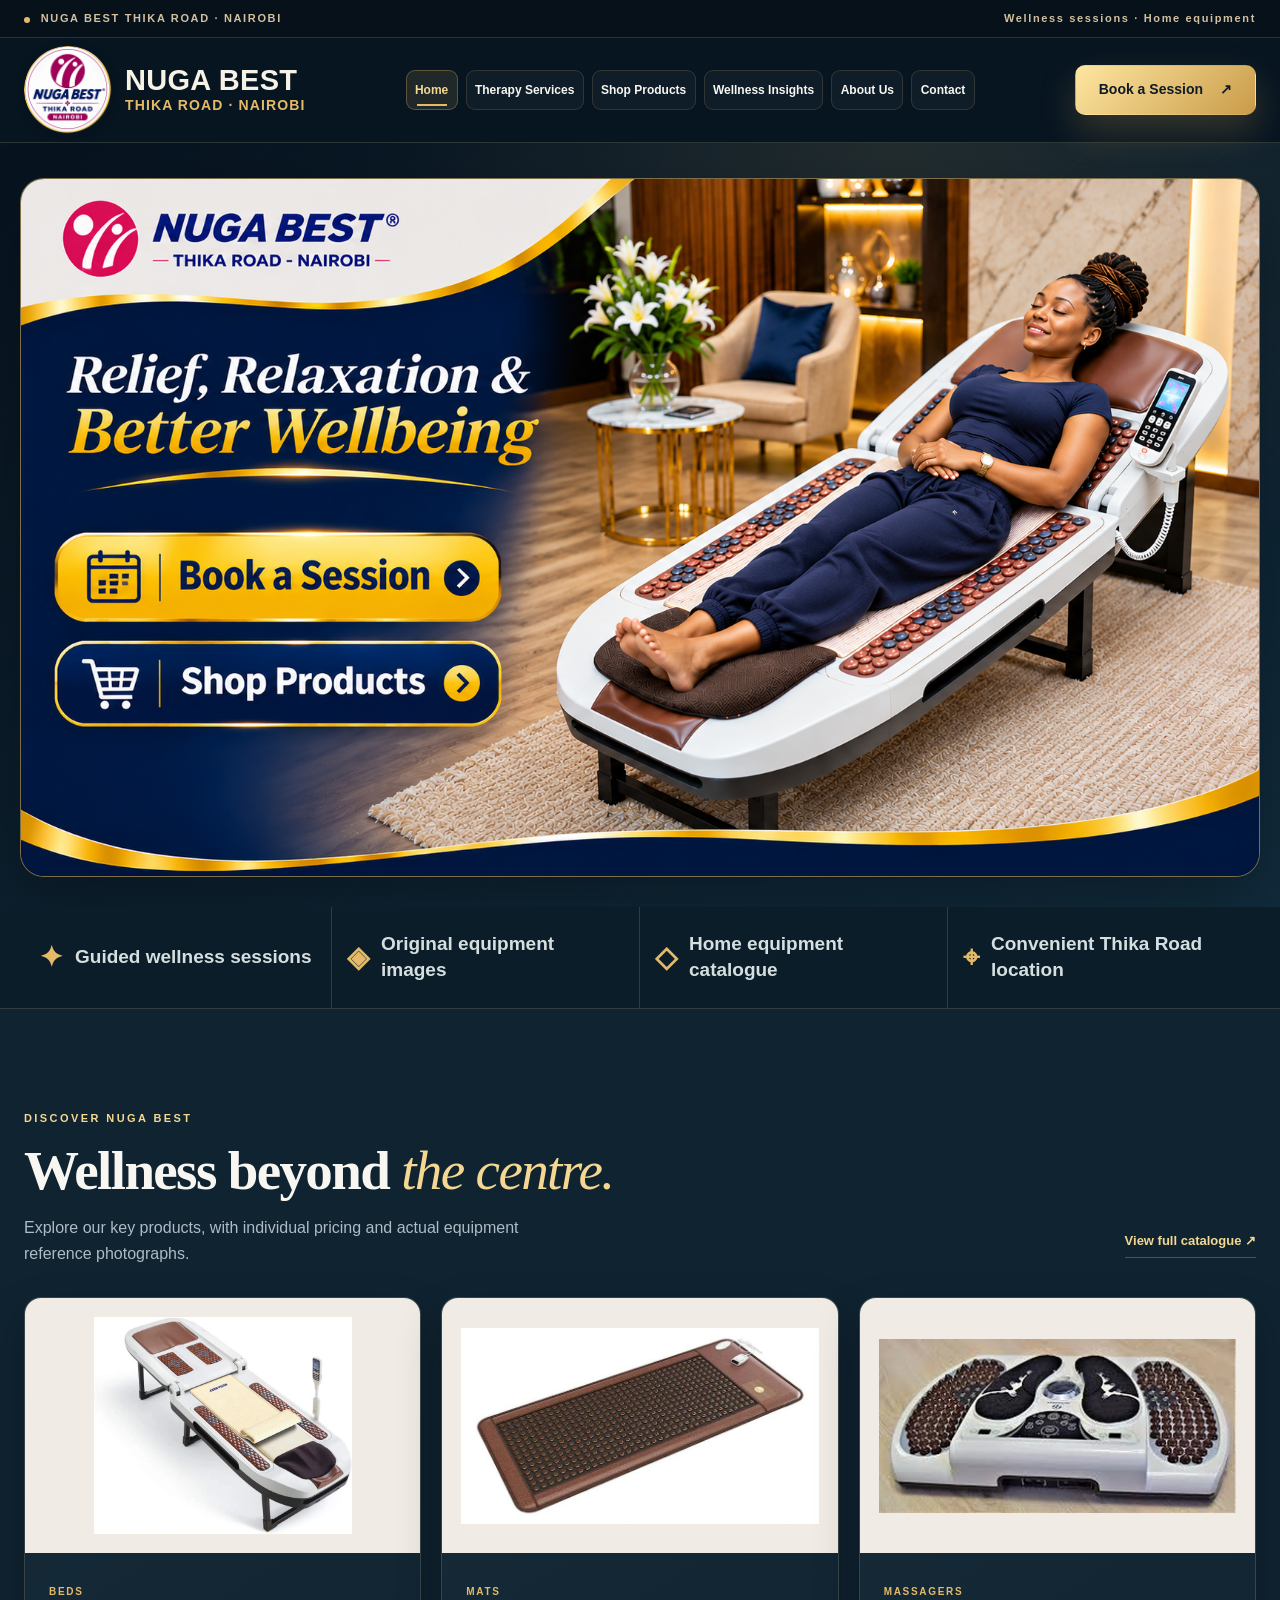
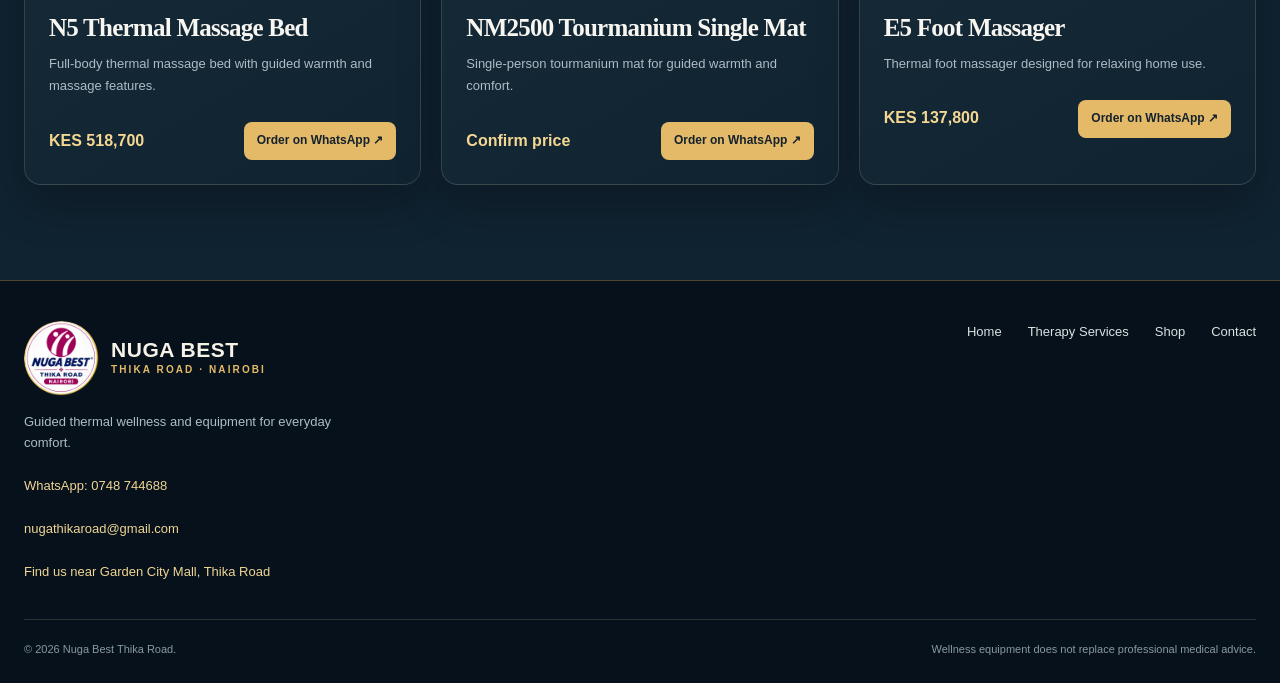
<file: index.html>
<!DOCTYPE html>

<html lang="en"><head>
<meta charset="utf-8"/><meta content="width=device-width,initial-scale=1" name="viewport"/>
<title>Nuga Best Thika Road Nairobi | Thermal Wellness &amp; Equipment</title>
<meta content="Discover Nuga Best Thika Road in Nairobi. Explore guided 45-minute thermal wellness sessions, N5 massage beds, therapy mats and home equipment." name="description"/>
<meta content="index,follow" name="robots"/>
<meta content="#091622" name="theme-color"/><link href="assets/favicon.png" rel="icon" type="image/png"/>
<link href="styles.css" rel="stylesheet"/><script defer="" src="settings.js"></script><script defer="" src="script.js"></script>
<meta content="website" property="og:type"/><meta content="Nuga Best Thika Road Nairobi | Thermal Wellness &amp; Equipment" property="og:title"/><meta content="Discover Nuga Best Thika Road in Nairobi. Explore guided 45-minute thermal wellness sessions, N5 massage beds, therapy mats and home equipment." property="og:description"/><meta content="summary_large_image" name="twitter:card"/><script type="application/ld+json">{"@context":"https://schema.org","@type":"LocalBusiness","name":"Nuga Best Thika Road","description":"Guided thermal wellness sessions and Nuga Best home equipment in Nairobi, Kenya.","address":{"@type":"PostalAddress","streetAddress":"Thika Road, opposite Garden City Mall, after Total Petrol Station","addressLocality":"Nairobi","addressCountry":"KE"},"areaServed":{"@type":"City","name":"Nairobi"},"telephone":"+254748744688","email":"nugathikaroad@gmail.com","hasMap":"https://www.google.com/maps/search/?api=1&query=Nuga+Best+Thika+Road+opposite+Garden+City+Mall+after+Total+Petrol+Station+Nairobi+Kenya","image":"assets/nuga-best-homepage-banner-hd.png","url":"https://nugabestnairobithikaroad-stack.github.io/nuga-best/index.html"}</script><link href="https://nugabestnairobithikaroad-stack.github.io/nuga-best/index.html" rel="canonical"/><meta content="https://nugabestnairobithikaroad-stack.github.io/nuga-best/index.html" property="og:url"/><meta content="https://nugabestnairobithikaroad-stack.github.io/nuga-best/assets/nuga-best-homepage-banner-hd.png" property="og:image"/><meta content="https://nugabestnairobithikaroad-stack.github.io/nuga-best/assets/nuga-best-homepage-banner-hd.png" name="twitter:image"/></head><body>
<a class="skip" href="#main">Skip to content</a>
<div class="topline"><div class="shell topline-inner"><span><span class="gold-dot"></span> NUGA BEST THIKA ROAD · NAIROBI</span><span>Wellness sessions · Home equipment</span></div></div>
<header class="header"><div class="shell navrow">
<a aria-label="Nuga Best Thika Road, home" class="brand" href="index.html"><img alt="Nuga Best Thika Road logo" height="56" src="assets/logo.webp" width="56"/><span><strong>NUGA BEST</strong><small>THIKA ROAD · NAIROBI</small></span></a>
<button type="button" class="mobile-menu-toggle" id="mobileMenuToggle" aria-controls="siteNav" aria-expanded="false" aria-label="Open navigation menu"><span></span><span></span><span></span><span class="menu-label">Menu</span></button><nav aria-label="Main navigation" class="nav-links" id="siteNav"><a aria-current="page" class="active" href="index.html">Home</a><a href="therapy-services.html">Therapy Services</a><a href="shop-products.html">Shop Products</a><a href="wellness-insights.html">Wellness Insights</a><a href="about-us.html">About Us</a><a href="contact.html">Contact</a></nav>
<a class="btn btn-gold nav-cta" href="contact.html">Book a Session <span aria-hidden="true">↗</span></a>
</div></header>
<main id="main">
<section aria-labelledby="hero-heading" class="hero vip-hero" id="home">
<div class="shell vip-shell">
<h1 class="visually-hidden" id="hero-heading">Nuga Best Thika Road: Relief, relaxation and better wellbeing</h1>
<div class="vip-artwork">
<img alt="Nuga Best Thika Road wellness banner featuring a woman relaxing on a thermal massage bed, with Book a Session and Shop Products buttons" decoding="async" fetchpriority="high" height="941" src="assets/nuga-best-homepage-banner-hd.png" width="1672"/>
<a class="hero-image-action hero-image-book" href="contact.html?intent=booking" aria-label="Book a Session"></a>
<a class="hero-image-action hero-image-shop" href="shop-products.html" aria-label="Shop Products"></a>
</div>
<div class="mobile-hero-actions" aria-label="Quick actions">
<a class="btn btn-gold" href="contact.html?intent=booking">Book a Session ↗</a>
<a class="btn btn-outline" href="shop-products.html">Shop Products ↗</a>
</div>
</div>
</section>
<section aria-label="What we offer" class="trustbar"><div class="shell trust-grid"><div><span class="trust-icon">✦</span><span>Guided wellness sessions</span></div><div><span class="trust-icon">◈</span><span>Original equipment images</span></div><div><span class="trust-icon">◇</span><span>Home equipment catalogue</span></div><div><span class="trust-icon">⌖</span><span>Convenient Thika Road location</span></div></div></section>
<section class="section section-products" id="featured"><div class="shell"><div class="section-heading reveal"><div><span class="eyebrow">DISCOVER NUGA BEST</span><h2>Wellness beyond <em>the centre.</em></h2><p>Explore our key products, with individual pricing and actual equipment reference photographs.</p></div><a class="text-link" href="shop-products.html">View full catalogue <span>↗</span></a></div><div class="featured-grid" id="featuredProducts"><article class="featured-card reveal is-visible"><div class="featured-photo"><img alt="N5 Thermal Massage Bed" decoding="async" height="450" loading="lazy" src="assets/n5.webp" width="600"/></div><div class="featured-body"><span class="card-cat">Beds</span><h3>N5 Thermal Massage Bed</h3><p>Full-body thermal massage bed with guided warmth and massage features.</p><div class="price-row"><span class="price">KES 518,700</span><a class="enquire-link order-product" data-product="N5 Thermal Massage Bed" href="contact.html?product=N5%20Thermal%20Massage%20Bed" title="Request this product on WhatsApp; price and availability to be confirmed">Order on WhatsApp ↗</a></div></div></article><article class="featured-card reveal is-visible"><div class="featured-photo"><img alt="NM2500 Tourmanium Single Mat" decoding="async" height="450" loading="lazy" src="assets/nm2500.webp" width="600"/></div><div class="featured-body"><span class="card-cat">Mats</span><h3>NM2500 Tourmanium Single Mat</h3><p>Single-person tourmanium mat for guided warmth and comfort.</p><div class="price-row"><span class="price">Confirm price</span><a class="enquire-link order-product" data-product="NM2500 Tourmanium Single Mat" href="contact.html?product=NM2500%20Tourmanium%20Single%20Mat" title="Request this product on WhatsApp; price and availability to be confirmed">Order on WhatsApp ↗</a></div></div></article><article class="featured-card reveal is-visible"><div class="featured-photo"><img alt="E5 Foot Massager" decoding="async" height="450" loading="lazy" src="assets/e5.webp" width="600"/></div><div class="featured-body"><span class="card-cat">Massagers</span><h3>E5 Foot Massager</h3><p>Thermal foot massager designed for relaxing home use.</p><div class="price-row"><span class="price">KES 137,800</span><a class="enquire-link order-product" data-product="E5 Foot Massager" href="contact.html?product=E5%20Foot%20Massager" title="Request this product on WhatsApp; price and availability to be confirmed">Order on WhatsApp ↗</a></div></div></article></div></div></section>
</main><footer class="footer"><div class="shell footer-layout"><div><a class="brand" href="index.html"><img alt="Nuga Best Thika Road logo" height="48" src="assets/logo.webp" width="48"/><span><strong>NUGA BEST</strong><small>THIKA ROAD · NAIROBI</small></span></a><p>Guided thermal wellness and equipment for everyday comfort.</p><div class="footer-contact"><a href="https://wa.me/254748744688" rel="noopener noreferrer" target="_blank">WhatsApp: 0748 744688</a><a href="mailto:nugathikaroad@gmail.com">nugathikaroad@gmail.com</a><a href="https://www.google.com/maps/search/?api=1&amp;query=Nuga+Best+Thika+Road+opposite+Garden+City+Mall+after+Total+Petrol+Station+Nairobi+Kenya" rel="noopener noreferrer" target="_blank">Find us near Garden City Mall, Thika Road</a></div></div><nav aria-label="Footer navigation"><a href="index.html">Home</a><a href="therapy-services.html">Therapy Services</a><a href="shop-products.html">Shop</a><a href="contact.html">Contact</a></nav></div><div class="shell footer-bottom"><span>© <span id="year"></span> Nuga Best Thika Road.</span><span>Wellness equipment does not replace professional medical advice.</span></div></footer>
</body></html>
</file>
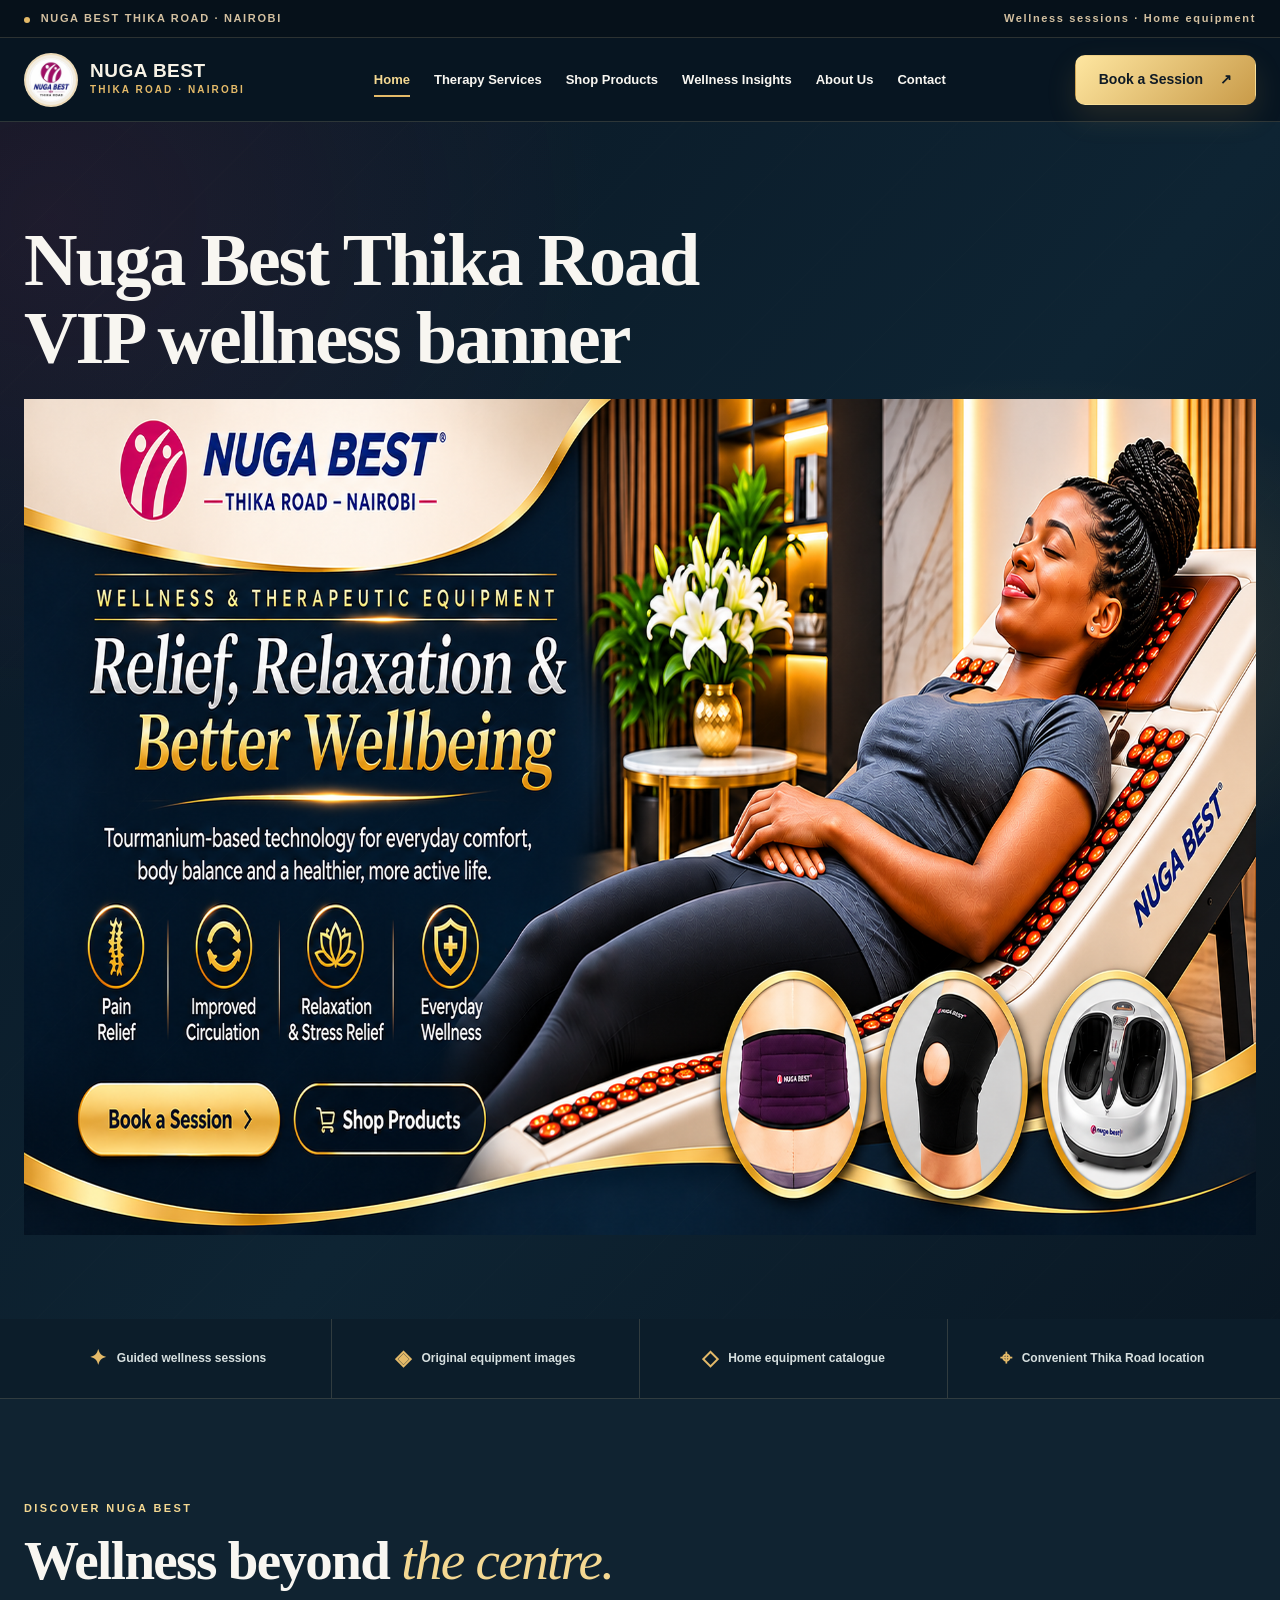
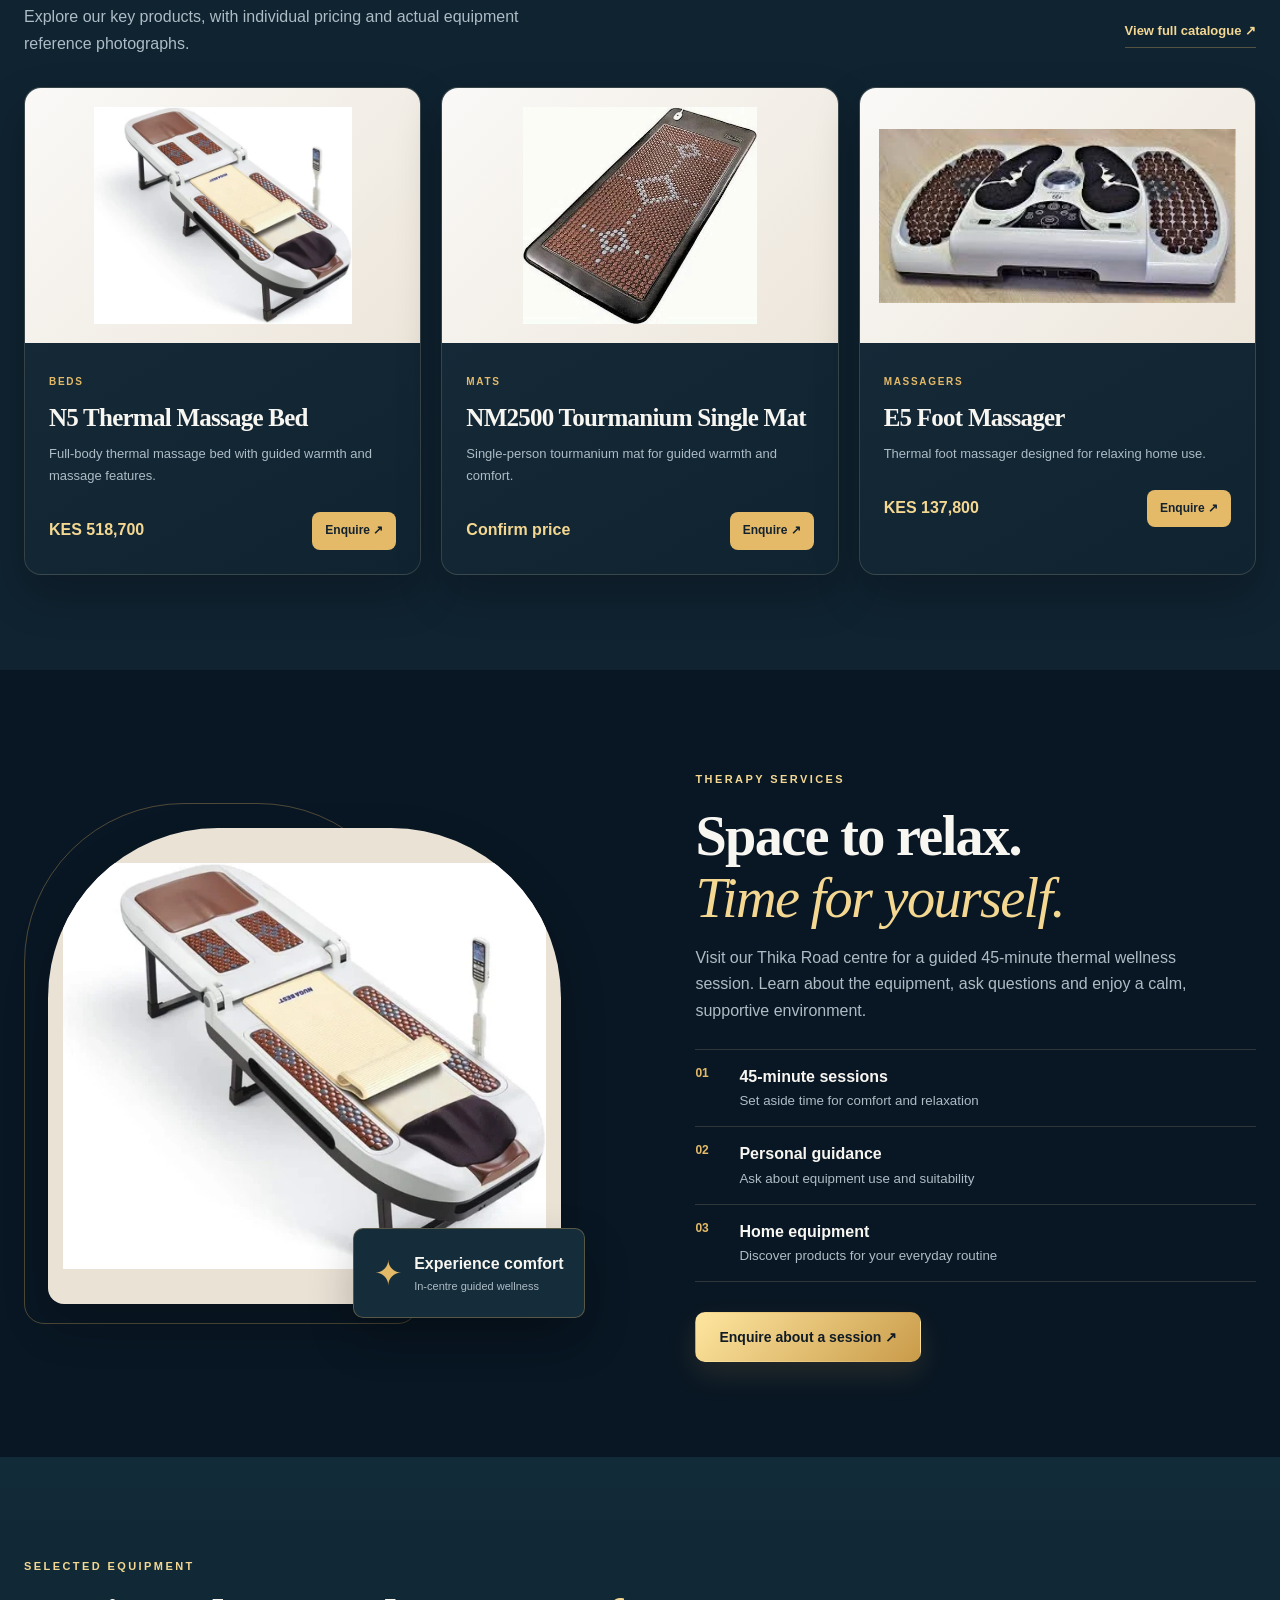
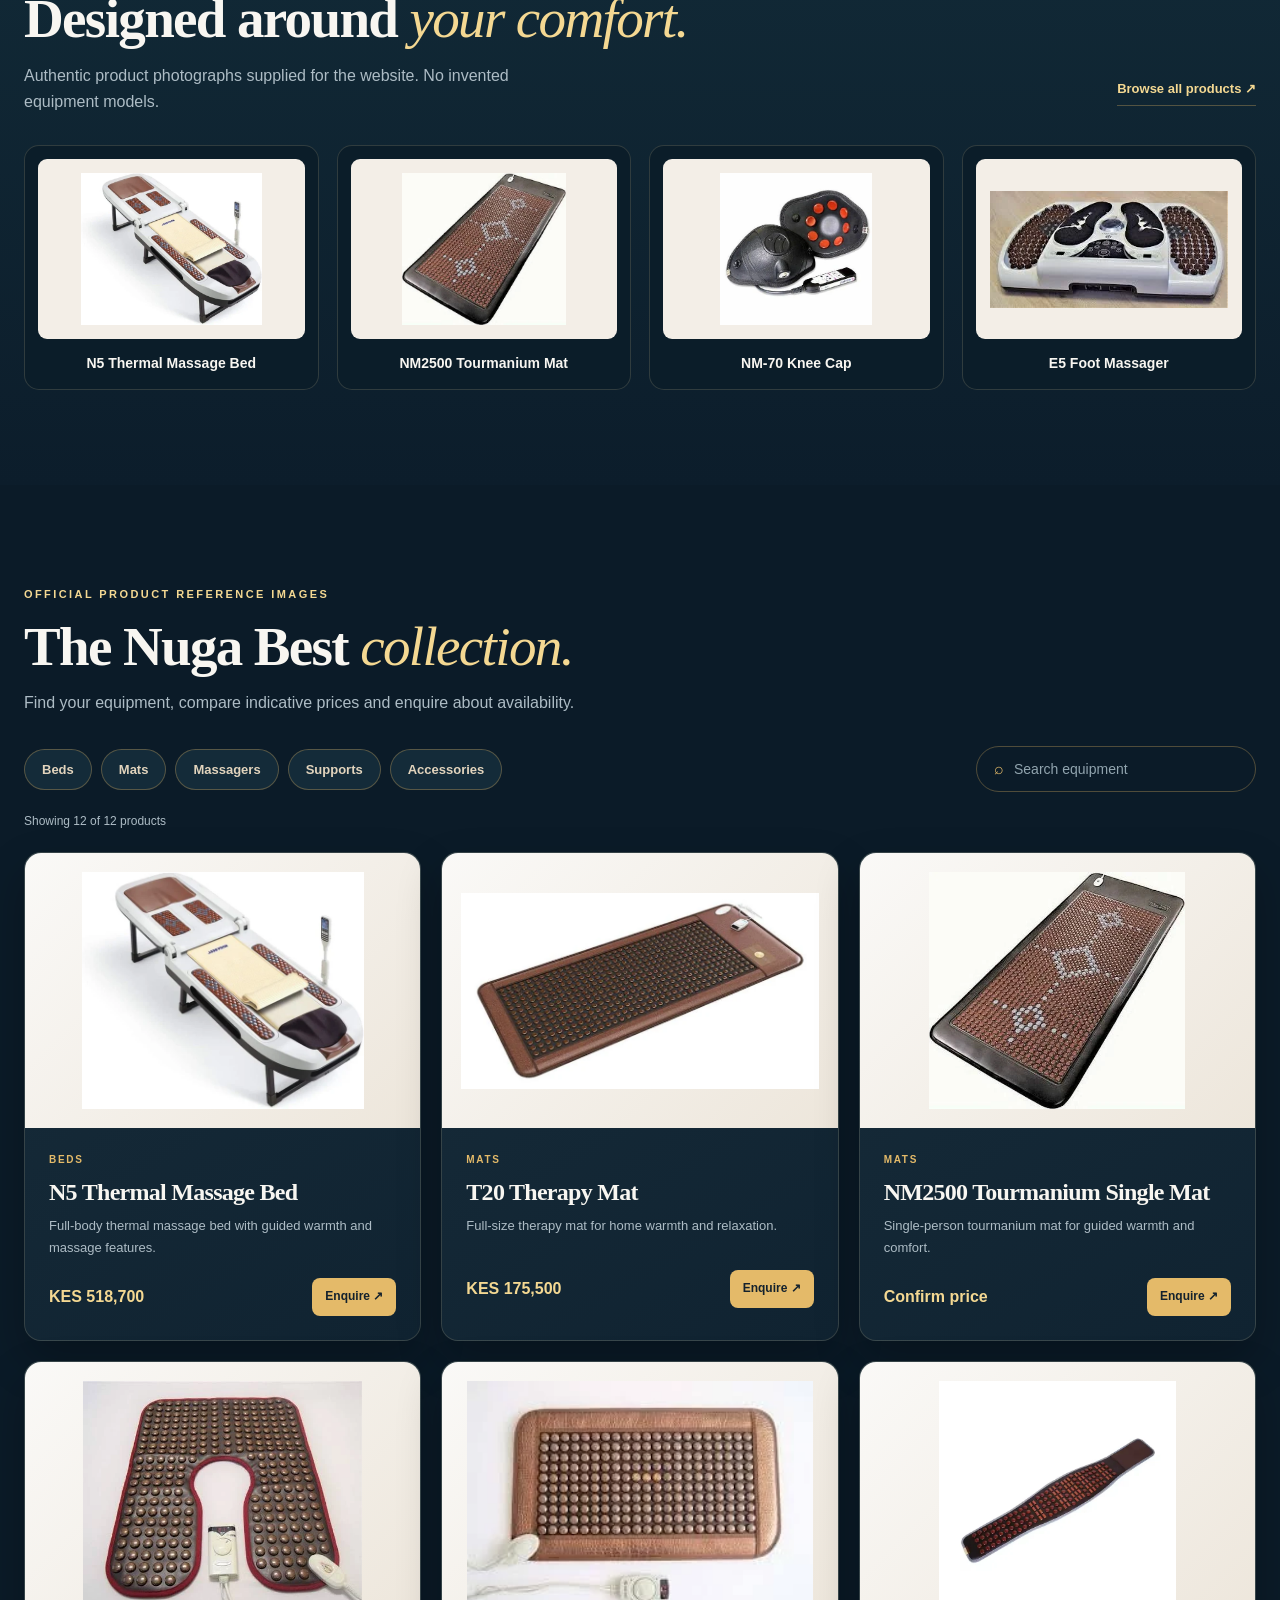
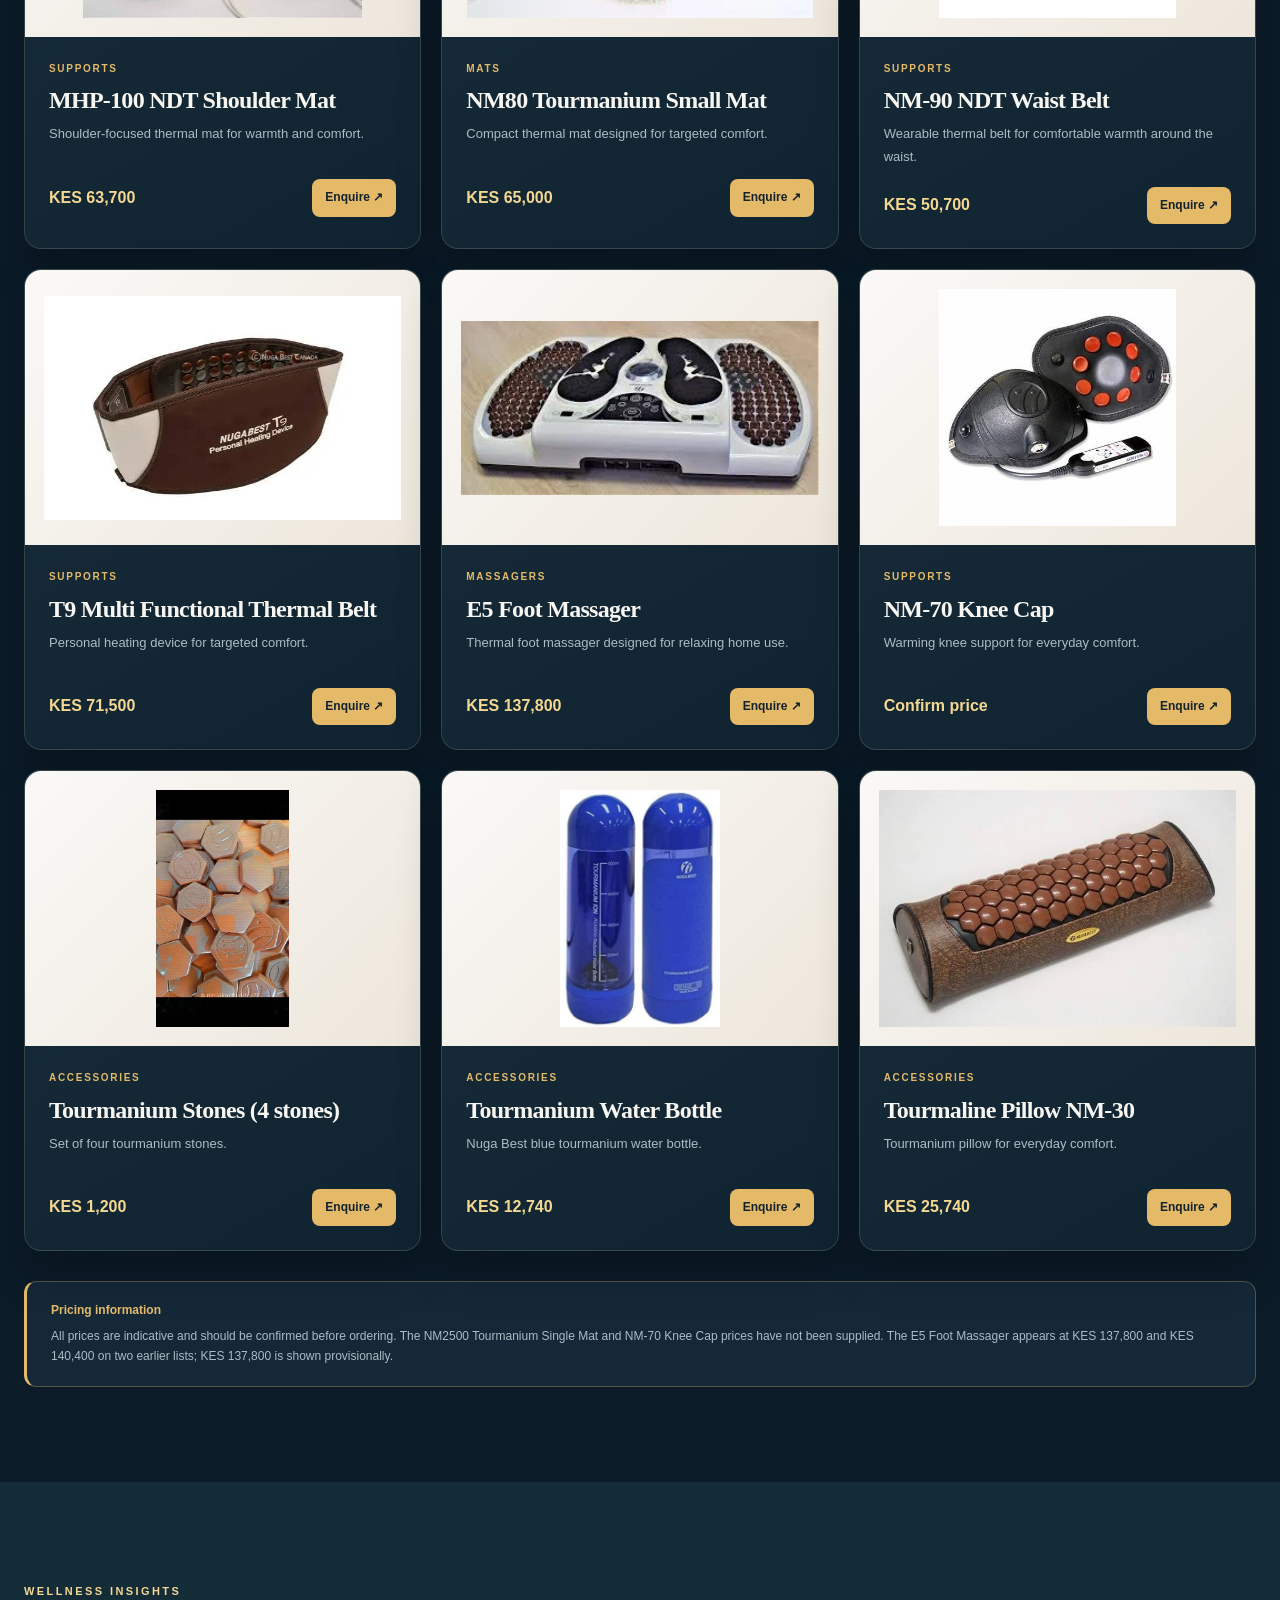
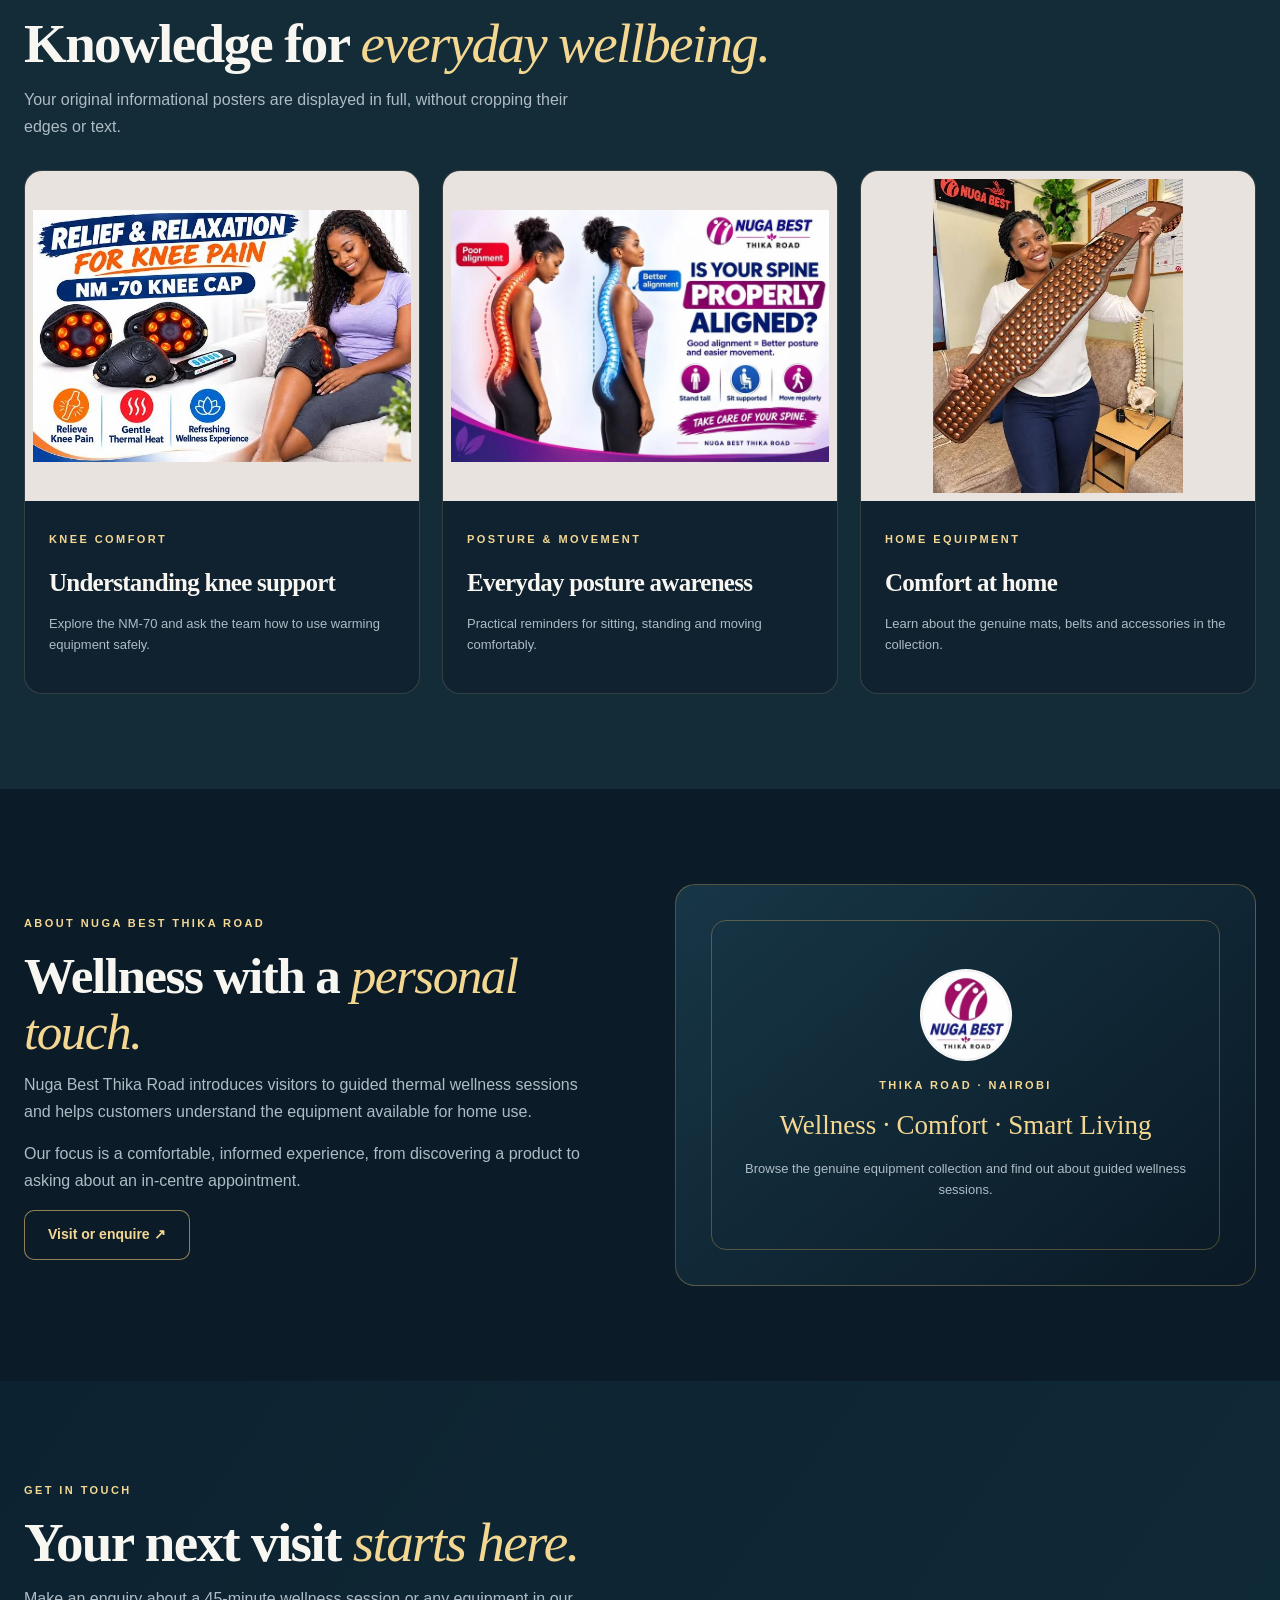
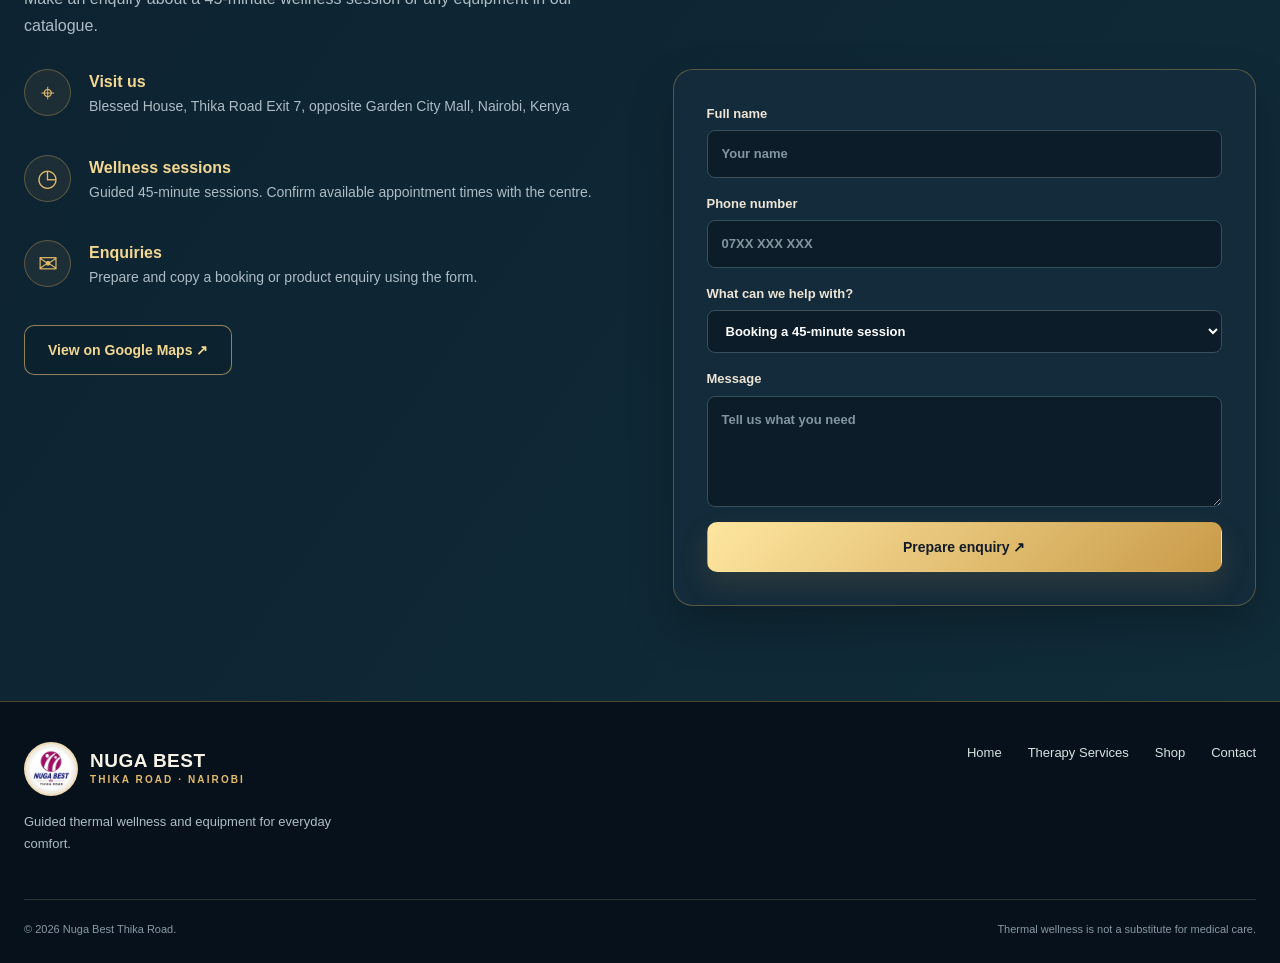
<file: NugaBest_ThikaRoad_Banner_Hero_Updated/index.html>
<!doctype html>
<html lang="en"><head>
<meta charset="utf-8"><meta name="viewport" content="width=device-width,initial-scale=1">
<title>Nuga Best Thika Road | Premium Thermal Wellness & Equipment</title>
<meta name="description" content="Explore Nuga Best Thika Road thermal wellness sessions and genuine equipment, with product photography and individual prices.">
<meta name="theme-color" content="#091622"><link rel="icon" href="assets/favicon.png" type="image/png">
<link rel="stylesheet" href="styles.css"><script src="script.js" defer></script>
</head><body>
<a class="skip" href="#main">Skip to content</a>
<div class="topline"><div class="shell topline-inner"><span><span class="gold-dot"></span> NUGA BEST THIKA ROAD · NAIROBI</span><span>Wellness sessions · Home equipment</span></div></div>
<header class="header"><div class="shell navrow">
<a class="brand" href="#home" aria-label="Nuga Best Thika Road, home"><img src="assets/logo.webp" alt="Nuga Best Thika Road logo" width="56" height="56"><span><strong>NUGA BEST</strong><small>THIKA ROAD · NAIROBI</small></span></a>
<button id="navToggle" class="nav-toggle" aria-controls="siteNav" aria-expanded="false" aria-label="Open navigation"><span></span><span></span><span></span></button>
<nav id="siteNav" class="nav-links" aria-label="Main navigation"><a href="#home" class="active">Home</a><a href="#therapy">Therapy Services</a><a href="#shop">Shop Products</a><a href="#insights">Wellness Insights</a><a href="#about">About Us</a><a href="#contact">Contact</a></nav>
<a class="btn btn-gold nav-cta" href="#contact">Book a Session <span aria-hidden="true">↗</span></a>
</div></header>
<main id="main">
<section class="hero hero-banner-section" id="home" aria-labelledby="hero-heading">
  <div class="shell">
    <h1 id="hero-heading" class="sr-only">Nuga Best Thika Road VIP wellness banner</h1>
    <div class="hero-banner-card reveal">
      <img src="assets/vip-hero-banner.png" alt="Nuga Best Thika Road wellness and therapeutic equipment premium banner" fetchpriority="high" width="1882" height="836">
    </div>
  </div>
</section>
<section class="trustbar" aria-label="What we offer"><div class="shell trust-grid"><div><span class="trust-icon">✦</span><span>Guided wellness sessions</span></div><div><span class="trust-icon">◈</span><span>Original equipment images</span></div><div><span class="trust-icon">◇</span><span>Home equipment catalogue</span></div><div><span class="trust-icon">⌖</span><span>Convenient Thika Road location</span></div></div></section>
<section class="section section-products" id="featured"><div class="shell"><div class="section-heading reveal"><div><span class="eyebrow">DISCOVER NUGA BEST</span><h2>Wellness beyond <em>the centre.</em></h2><p>Explore our key products, with individual pricing and actual equipment reference photographs.</p></div><a class="text-link" href="#shop">View full catalogue <span>↗</span></a></div><div class="featured-grid" id="featuredProducts"></div></div></section>
<section class="section section-experience" id="therapy"><div class="shell experience-layout"><div class="experience-visual reveal"><div class="experience-frame"><img src="assets/n5.webp" alt="Nuga Best N5 thermal massage bed shown in its original supplied photo" loading="lazy"></div><div class="experience-caption"><span class="tiny-gold">✦</span><div><strong>Experience comfort</strong><small>In-centre guided wellness</small></div></div></div><div class="experience-copy reveal"><span class="eyebrow">THERAPY SERVICES</span><h2>Space to relax.<br><em>Time for yourself.</em></h2><p>Visit our Thika Road centre for a guided 45-minute thermal wellness session. Learn about the equipment, ask questions and enjoy a calm, supportive environment.</p><div class="feature-list"><div><span>01</span><b>45-minute sessions</b><small>Set aside time for comfort and relaxation</small></div><div><span>02</span><b>Personal guidance</b><small>Ask about equipment use and suitability</small></div><div><span>03</span><b>Home equipment</b><small>Discover products for your everyday routine</small></div></div><a href="#contact" class="btn btn-gold">Enquire about a session ↗</a></div></div></section>
<section class="section section-collection"><div class="shell"><div class="section-heading reveal"><div><span class="eyebrow">SELECTED EQUIPMENT</span><h2>Designed around <em>your comfort.</em></h2><p>Authentic product photographs supplied for the website. No invented equipment models.</p></div><a class="text-link" href="#shop">Browse all products ↗</a></div><div class="equipment-strip"><article class="mini-product reveal"><img src="assets/n5.webp" alt="N5 Thermal Massage Bed" loading="lazy"><strong>N5 Thermal Massage Bed</strong></article><article class="mini-product reveal"><img src="assets/nm2500.webp" alt="NM2500 Tourmanium Single Mat" loading="lazy"><strong>NM2500 Tourmanium Mat</strong></article><article class="mini-product reveal"><img src="assets/nm70.webp" alt="NM-70 Knee Cap" loading="lazy"><strong>NM-70 Knee Cap</strong></article><article class="mini-product reveal"><img src="assets/e5.webp" alt="E5 Foot Massager" loading="lazy"><strong>E5 Foot Massager</strong></article></div></div></section>
<section class="section section-shop" id="shop"><div class="shell"><div class="section-heading reveal"><div><span class="eyebrow">OFFICIAL PRODUCT REFERENCE IMAGES</span><h2>The Nuga Best <em>collection.</em></h2><p>Find your equipment, compare indicative prices and enquire about availability.</p></div></div>
<div class="catalogue-bar"><div class="filters" aria-label="Product category filters"><button class="filter" type="button" data-filter="Beds" aria-pressed="false">Beds</button><button class="filter" type="button" data-filter="Mats" aria-pressed="false">Mats</button><button class="filter" type="button" data-filter="Massagers" aria-pressed="false">Massagers</button><button class="filter" type="button" data-filter="Supports" aria-pressed="false">Supports</button><button class="filter" type="button" data-filter="Accessories" aria-pressed="false">Accessories</button></div><label class="searchbox"><span aria-hidden="true">⌕</span><input id="productSearch" type="search" placeholder="Search equipment" aria-label="Search products"></label></div>
<p class="results-count" id="productCount" aria-live="polite">Showing products</p><div class="product-grid" id="shopProducts"></div><p class="empty-results" id="noResults" hidden>No products match this selection. Select the category again to clear the filter.</p>
<div class="pricing-note"><b>Pricing information</b><p>All prices are indicative and should be confirmed before ordering. The NM2500 Tourmanium Single Mat and NM-70 Knee Cap prices have not been supplied. The E5 Foot Massager appears at KES 137,800 and KES 140,400 on two earlier lists; KES 137,800 is shown provisionally.</p></div></div></section>
<section class="section section-insights" id="insights"><div class="shell"><div class="section-heading reveal"><div><span class="eyebrow">WELLNESS INSIGHTS</span><h2>Knowledge for <em>everyday wellbeing.</em></h2><p>Your original informational posters are displayed in full, without cropping their edges or text.</p></div></div><div class="insights-grid"><article class="insight-card reveal"><div class="poster"><img src="assets/promo_knee.webp" alt="Nuga Best NM-70 Knee Cap informational poster" loading="lazy"></div><div class="insight-copy"><span class="eyebrow">KNEE COMFORT</span><h3>Understanding knee support</h3><p>Explore the NM-70 and ask the team how to use warming equipment safely.</p></div></article><article class="insight-card reveal"><div class="poster"><img src="assets/promo_spine.webp" alt="Nuga Best posture and spine alignment poster" loading="lazy"></div><div class="insight-copy"><span class="eyebrow">POSTURE & MOVEMENT</span><h3>Everyday posture awareness</h3><p>Practical reminders for sitting, standing and moving comfortably.</p></div></article><article class="insight-card reveal"><div class="poster portrait"><img src="assets/lifestyle_mat.webp" alt="Woman presenting a Nuga Best thermal mat" loading="lazy"></div><div class="insight-copy"><span class="eyebrow">HOME EQUIPMENT</span><h3>Comfort at home</h3><p>Learn about the genuine mats, belts and accessories in the collection.</p></div></article></div></div></section>
<section class="section section-about" id="about"><div class="shell about-grid"><div class="about-copy reveal"><span class="eyebrow">ABOUT NUGA BEST THIKA ROAD</span><h2>Wellness with a <em>personal touch.</em></h2><p>Nuga Best Thika Road introduces visitors to guided thermal wellness sessions and helps customers understand the equipment available for home use.</p><p>Our focus is a comfortable, informed experience, from discovering a product to asking about an in-centre appointment.</p><a href="#contact" class="btn btn-outline">Visit or enquire ↗</a></div><div class="about-panel reveal"><div class="gold-border"><img src="assets/logo.webp" alt="Official Nuga Best Thika Road logo" loading="lazy"><span class="eyebrow">THIKA ROAD · NAIROBI</span><strong>Wellness · Comfort · Smart Living</strong><span>Browse the genuine equipment collection and find out about guided wellness sessions.</span></div></div></div></section>
<section class="section section-contact" id="contact"><div class="shell"><div class="section-heading reveal"><div><span class="eyebrow">GET IN TOUCH</span><h2>Your next visit <em>starts here.</em></h2><p>Make an enquiry about a 45-minute wellness session or any equipment in our catalogue.</p></div></div><div class="contact-grid"><div class="contact-details reveal"><div class="contact-point"><span>⌖</span><div><b>Visit us</b><p>Blessed House, Thika Road Exit 7, opposite Garden City Mall, Nairobi, Kenya</p></div></div><div class="contact-point"><span>◷</span><div><b>Wellness sessions</b><p>Guided 45-minute sessions. Confirm available appointment times with the centre.</p></div></div><div class="contact-point"><span>✉</span><div><b>Enquiries</b><p>Prepare and copy a booking or product enquiry using the form.</p></div></div><a class="btn btn-outline" target="_blank" rel="noopener" href="https://www.google.com/maps/search/?api=1&amp;query=Blessed+House+Thika+Road+Exit+7+opposite+Garden+City+Mall+Nairobi">View on Google Maps ↗</a></div>
<div class="form-card reveal"><form id="contactForm"><label>Full name<input required name="name" autocomplete="name" placeholder="Your name"></label><label>Phone number<input required name="phone" type="tel" autocomplete="tel" placeholder="07XX XXX XXX"></label><label>What can we help with?<select name="interest" id="interest"><option>Booking a 45-minute session</option><option>Product information and price</option><option>Visiting the centre</option><option>Other enquiry</option></select></label><label>Message<textarea name="message" rows="4" placeholder="Tell us what you need"></textarea></label><button class="btn btn-gold btn-full" type="submit">Prepare enquiry ↗</button></form><div id="messageOutput" class="message-output" hidden><label for="messageText">Your prepared message</label><textarea id="messageText" readonly rows="6"></textarea><button id="copyMessage" type="button" class="btn btn-outline">Copy message</button><p class="form-hint" role="status" id="copyStatus">The form prepares a message. It does not send it automatically.</p></div></div></div></div></section>
</main><footer class="footer"><div class="shell footer-layout"><div><a class="brand" href="#home"><img src="assets/logo.webp" alt="Nuga Best Thika Road logo" width="48" height="48"><span><strong>NUGA BEST</strong><small>THIKA ROAD · NAIROBI</small></span></a><p>Guided thermal wellness and equipment for everyday comfort.</p></div><nav aria-label="Footer navigation"><a href="#home">Home</a><a href="#therapy">Therapy Services</a><a href="#shop">Shop</a><a href="#contact">Contact</a></nav></div><div class="shell footer-bottom"><span>© <span id="year"></span> Nuga Best Thika Road.</span><span>Thermal wellness is not a substitute for medical care.</span></div></footer>
</body></html>
</file>
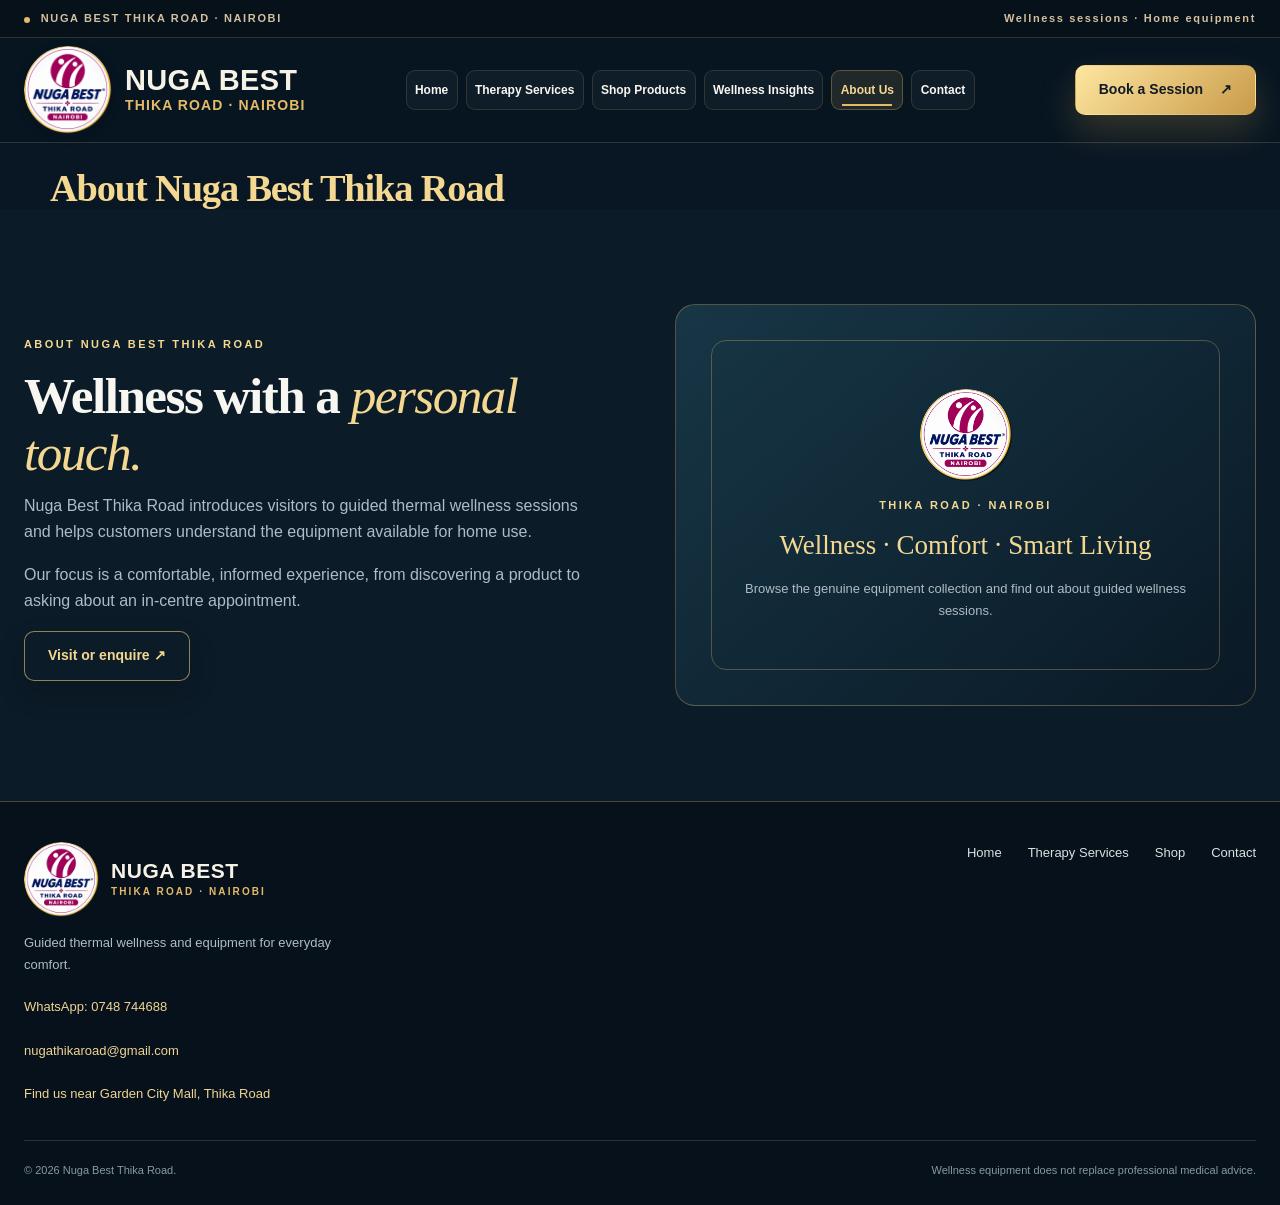
<file: about-us.html>
<!DOCTYPE html>

<html lang="en"><head>
<meta charset="utf-8"/><meta content="width=device-width,initial-scale=1" name="viewport"/>
<title>About Nuga Best Thika Road | Nairobi Wellness Centre</title>
<meta content="Learn about Nuga Best Thika Road, a Nairobi wellness centre offering guided thermal wellness sessions and information about Nuga Best home equipment." name="description"/>
<meta content="index,follow" name="robots"/>
<meta content="#091622" name="theme-color"/><link href="assets/favicon.png" rel="icon" type="image/png"/>
<link href="styles.css" rel="stylesheet"/><script defer="" src="settings.js"></script><script defer="" src="script.js"></script>
<meta content="website" property="og:type"/><meta content="About Nuga Best Thika Road | Nairobi Wellness Centre" property="og:title"/><meta content="Learn about Nuga Best Thika Road, a Nairobi wellness centre offering guided thermal wellness sessions and information about Nuga Best home equipment." property="og:description"/><meta content="summary_large_image" name="twitter:card"/><script type="application/ld+json">{"@context":"https://schema.org","@type":"LocalBusiness","name":"Nuga Best Thika Road","description":"Guided thermal wellness sessions and Nuga Best home equipment in Nairobi, Kenya.","address":{"@type":"PostalAddress","streetAddress":"Thika Road, opposite Garden City Mall, after Total Petrol Station","addressLocality":"Nairobi","addressCountry":"KE"},"areaServed":{"@type":"City","name":"Nairobi"},"telephone":"+254748744688","email":"nugathikaroad@gmail.com","hasMap":"https://www.google.com/maps/search/?api=1&query=Nuga+Best+Thika+Road+opposite+Garden+City+Mall+after+Total+Petrol+Station+Nairobi+Kenya","image":"assets/nuga-best-homepage-banner-hd.png","url":"https://nugabestnairobithikaroad-stack.github.io/nuga-best/about-us.html"}</script><link href="https://nugabestnairobithikaroad-stack.github.io/nuga-best/about-us.html" rel="canonical"/><meta content="https://nugabestnairobithikaroad-stack.github.io/nuga-best/about-us.html" property="og:url"/><meta content="https://nugabestnairobithikaroad-stack.github.io/nuga-best/assets/nuga-best-homepage-banner-hd.png" property="og:image"/><meta content="https://nugabestnairobithikaroad-stack.github.io/nuga-best/assets/nuga-best-homepage-banner-hd.png" name="twitter:image"/></head><body>
<a class="skip" href="#main">Skip to content</a>
<div class="topline"><div class="shell topline-inner"><span><span class="gold-dot"></span> NUGA BEST THIKA ROAD · NAIROBI</span><span>Wellness sessions · Home equipment</span></div></div>
<header class="header"><div class="shell navrow">
<a aria-label="Nuga Best Thika Road, home" class="brand" href="index.html"><img alt="Nuga Best Thika Road logo" height="56" src="assets/logo.webp" width="56"/><span><strong>NUGA BEST</strong><small>THIKA ROAD · NAIROBI</small></span></a>
<button type="button" class="mobile-menu-toggle" id="mobileMenuToggle" aria-controls="siteNav" aria-expanded="false" aria-label="Open navigation menu"><span></span><span></span><span></span><span class="menu-label">Menu</span></button><nav aria-label="Main navigation" class="nav-links" id="siteNav"><a href="index.html">Home</a><a href="therapy-services.html">Therapy Services</a><a href="shop-products.html">Shop Products</a><a href="wellness-insights.html">Wellness Insights</a><a aria-current="page" class="active" href="about-us.html">About Us</a><a href="contact.html">Contact</a></nav>
<a class="btn btn-gold nav-cta" href="contact.html">Book a Session <span aria-hidden="true">↗</span></a>
</div></header>
<main id="main"><h1 class="seo-page-title">About Nuga Best Thika Road</h1>
<section class="section section-about" id="about"><div class="shell about-grid"><div class="about-copy reveal"><span class="eyebrow">ABOUT NUGA BEST THIKA ROAD</span><h2>Wellness with a <em>personal touch.</em></h2><p>Nuga Best Thika Road introduces visitors to guided thermal wellness sessions and helps customers understand the equipment available for home use.</p><p>Our focus is a comfortable, informed experience, from discovering a product to asking about an in-centre appointment.</p><a class="btn btn-outline" href="contact.html">Visit or enquire ↗</a></div><div class="about-panel reveal"><div class="gold-border"><img alt="Nuga Best Nuga Best Thika Road logo" loading="lazy" src="assets/logo.webp"/><span class="eyebrow">THIKA ROAD · NAIROBI</span><strong>Wellness · Comfort · Smart Living</strong><span>Browse the genuine equipment collection and find out about guided wellness sessions.</span></div></div></div></section>
</main><footer class="footer"><div class="shell footer-layout"><div><a class="brand" href="index.html"><img alt="Nuga Best Thika Road logo" height="48" src="assets/logo.webp" width="48"/><span><strong>NUGA BEST</strong><small>THIKA ROAD · NAIROBI</small></span></a><p>Guided thermal wellness and equipment for everyday comfort.</p><div class="footer-contact"><a href="https://wa.me/254748744688" rel="noopener noreferrer" target="_blank">WhatsApp: 0748 744688</a><a href="mailto:nugathikaroad@gmail.com">nugathikaroad@gmail.com</a><a href="https://www.google.com/maps/search/?api=1&amp;query=Nuga+Best+Thika+Road+opposite+Garden+City+Mall+after+Total+Petrol+Station+Nairobi+Kenya" rel="noopener noreferrer" target="_blank">Find us near Garden City Mall, Thika Road</a></div></div><nav aria-label="Footer navigation"><a href="index.html">Home</a><a href="therapy-services.html">Therapy Services</a><a href="shop-products.html">Shop</a><a href="contact.html">Contact</a></nav></div><div class="shell footer-bottom"><span>© <span id="year"></span> Nuga Best Thika Road.</span><span>Wellness equipment does not replace professional medical advice.</span></div></footer>
</body></html>
</file>
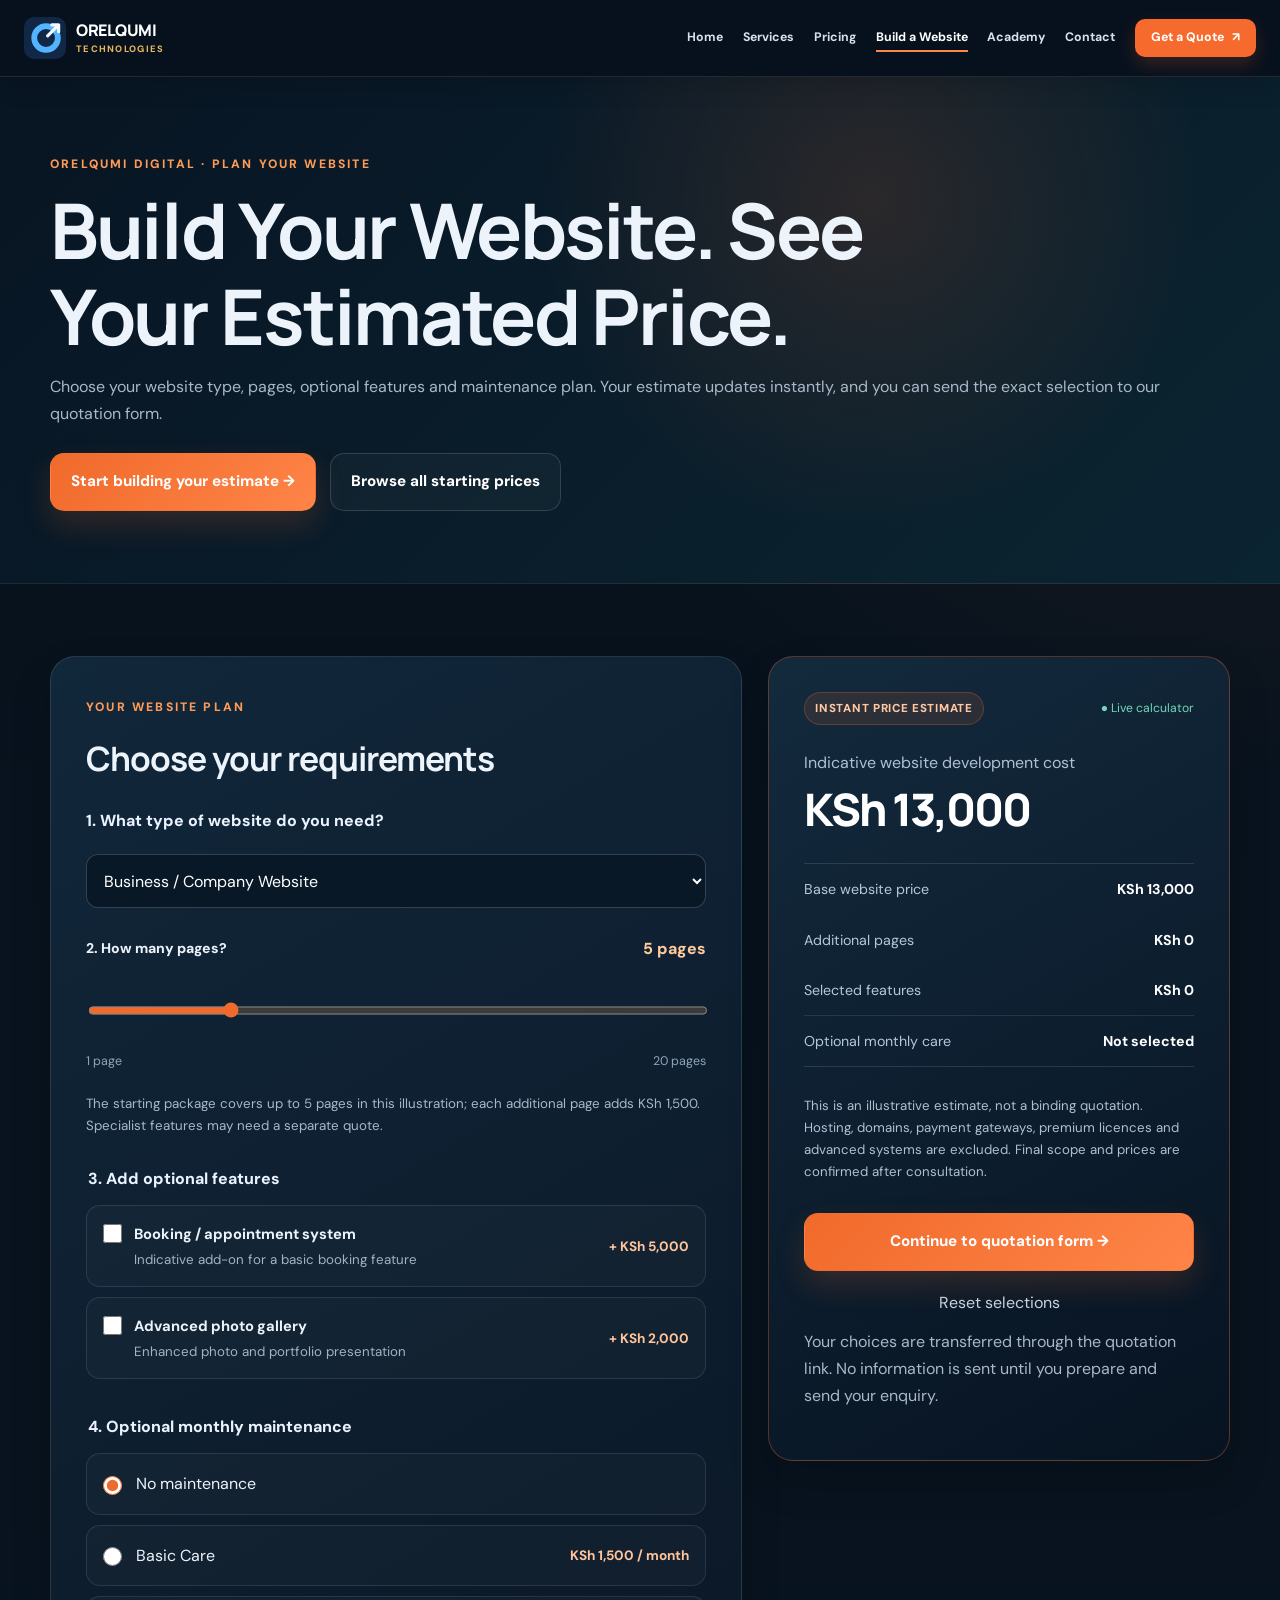
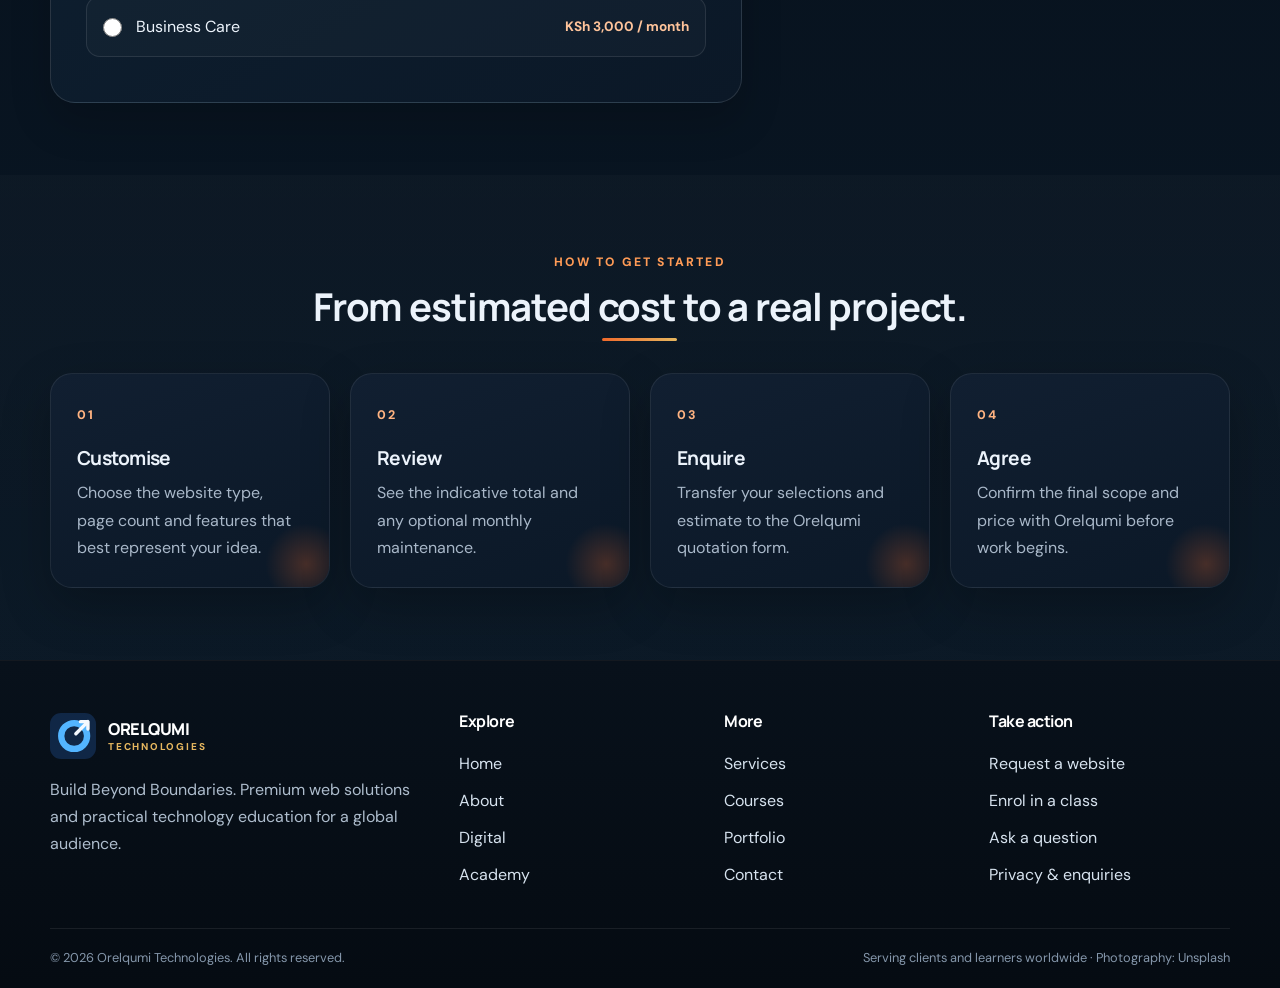
<file: build-your-website.html>
<!doctype html>
<html lang="en">
<head>
  <meta charset="utf-8">
  <meta name="viewport" content="width=device-width,initial-scale=1">
  <meta name="theme-color" content="#07121d">
  <meta name="description" content="Estimate your website cost by selecting site type, page count, features and optional maintenance. Send the estimate to Orelqumi for a quote.">
  <title>Website Cost Calculator | Build Your Website | Orelqumi</title>
  <link rel="icon" type="image/svg+xml" href="assets/logo.svg">
  <link rel="stylesheet" href="assets/style.css?v=20261111c"><link rel="stylesheet" href="assets/navigation.css?v=20261111c">

  <link rel="canonical" href="https://orelqum.pages.dev/build-your-website.html">
  <meta name="robots" content="index, follow, max-image-preview:large">
  <meta property="og:type" content="website">
  <meta property="og:site_name" content="Orelqumi Technologies">
  <meta property="og:title" content="Website Cost Calculator | Build Your Website | Orelqumi">
  <meta property="og:description" content="Estimate your website cost by selecting site type, page count, features and optional maintenance. Send the estimate to Orelqumi for a quote.">
  <meta property="og:url" content="https://orelqum.pages.dev/build-your-website.html">
  <meta name="twitter:card" content="summary">
  <link rel="stylesheet" href="assets/responsive-premium.css?v=20261113">
  <link rel="stylesheet" href="assets/motion-everywhere.css?v=20261113-balanced5">
</head>
<body>
<header class="nav-shell" id="site-header">
 <div class="wrap nav">
  <a class="brand" href="index.html" aria-label="Orelqumi Technologies home"><img src="assets/logo.svg" alt="" width="42" height="42"><span>ORELQUMI<small>TECHNOLOGIES</small></span></a>
  <button class="menu-btn" type="button" aria-controls="primary-navigation" aria-expanded="false" aria-label="Open navigation"><span class="menu-icon" aria-hidden="true">☰</span><span class="menu-label">Menu</span></button>
  <nav id="primary-navigation" class="nav-links" aria-label="Main navigation">
   <a href="index.html">Home</a>
   <a href="services.html">Services</a>
   <a href="website-pricing.html">Pricing</a>
   <a href="build-your-website.html">Build a Website</a>
   <a href="academy.html">Academy</a>
   <a href="contact.html">Contact</a>
   <a href="quote.html" class="nav-action">Get a Quote <span aria-hidden="true">↗</span></a>
  </nav>
 </div>
</header>

<main>
<section class="page-hero builder-page-hero"><div class="wrap"><div class="eyebrow">ORELQUMI DIGITAL · PLAN YOUR WEBSITE</div><h1>Build Your Website. See Your Estimated Price.</h1><p>Choose your website type, pages, optional features and maintenance plan. Your estimate updates instantly, and you can send the exact selection to our quotation form.</p><div class="actions"><a href="#website-builder" class="btn">Start building your estimate →</a><a href="website-pricing.html" class="btn btn-outline">Browse all starting prices</a></div></div></section>
<section class="section builder-main" id="website-builder"><div class="wrap builder-grid">
<form id="website-builder-form" class="builder-panel" aria-label="Website estimate calculator">
<div class="eyebrow">YOUR WEBSITE PLAN</div><h2>Choose your requirements</h2>
<div class="field"><label for="builder-category">1. What type of website do you need?</label><select id="builder-category" name="category" required><option value="Landing Page / Promotional Website">Landing Page / Promotional Website</option>
<option value="Personal Portfolio Website">Personal Portfolio Website</option>
<option value="Blog / Magazine / News Website">Blog / Magazine / News Website</option>
<option value="Business / Company Website" selected>Business / Company Website</option>
<option value="Construction / Home Services Website">Construction / Home Services Website</option>
<option value="School / Education Website">School / Education Website</option>
<option value="Church / Religious Organisation Website">Church / Religious Organisation Website</option>
<option value="Professional Services Website">Professional Services Website</option>
<option value="Restaurant / Food Business Website">Restaurant / Food Business Website</option>
<option value="NGO / Charity / Organisation Website">NGO / Charity / Organisation Website</option>
<option value="Healthcare / Clinic Website">Healthcare / Clinic Website</option>
<option value="Hotel / Tourism / Travel Website">Hotel / Tourism / Travel Website</option>
<option value="Real Estate / Property Website">Real Estate / Property Website</option>
<option value="Events / Booking Website">Events / Booking Website</option>
<option value="Online Store / E-commerce Website">Online Store / E-commerce Website</option>
<option value="Custom Web App / Online Platform">Custom Web App / Online Platform</option></select></div>
<div class="field"><div class="builder-control-heading"><label for="builder-pages">2. How many pages?</label><output for="builder-pages" id="builder-pages-value">5 pages</output></div><input type="range" id="builder-pages" name="pages" min="1" max="20" step="1" value="5"><div class="builder-range-hint"><span>1 page</span><span>20 pages</span></div><small class="hint">The starting package covers up to 5 pages in this illustration; each additional page adds KSh 1,500. Specialist features may need a separate quote.</small></div>
<fieldset class="builder-fieldset"><legend>3. Add optional features</legend><label class="builder-check"><span><input type="checkbox" id="builder-booking" name="booking"><span><strong>Booking / appointment system</strong><small>Indicative add-on for a basic booking feature</small></span></span><b>+ KSh 5,000</b></label><label class="builder-check"><span><input type="checkbox" id="builder-gallery" name="gallery"><span><strong>Advanced photo gallery</strong><small>Enhanced photo and portfolio presentation</small></span></span><b>+ KSh 2,000</b></label></fieldset>
<fieldset class="builder-fieldset"><legend>4. Optional monthly maintenance</legend><label class="builder-radio"><input type="radio" name="maintenance" value="none" checked> <span>No maintenance</span></label><label class="builder-radio"><input type="radio" name="maintenance" value="basic"> <span>Basic Care</span><b>KSh 1,500 / month</b></label><label class="builder-radio"><input type="radio" name="maintenance" value="plus"> <span>Business Care</span><b>KSh 3,000 / month</b></label></fieldset>
</form>
<aside class="builder-summary" aria-label="Your price estimate"><div class="builder-summary-top"><span class="label">INSTANT PRICE ESTIMATE</span><span class="builder-live-dot">● Live calculator</span></div><p class="builder-summary-caption">Indicative website development cost</p><div class="builder-total" id="builder-total" aria-live="polite">KSh 13,000</div><div class="builder-breakdown"><div><span>Base website price</span><strong id="builder-base">KSh 13,000</strong></div><div><span>Additional pages</span><strong id="builder-extra-pages">KSh 0</strong></div><div><span>Selected features</span><strong id="builder-add-ons">KSh 0</strong></div><div class="builder-maintenance-row"><span>Optional monthly care</span><strong id="builder-care">Not selected</strong></div></div><p class="builder-estimate-note">This is an illustrative estimate, not a binding quotation. Hosting, domains, payment gateways, premium licences and advanced systems are excluded. Final scope and prices are confirmed after consultation.</p><a href="quote.html" id="builder-quote-link" class="btn builder-quote-btn">Continue to quotation form →</a><button type="button" id="builder-reset" class="builder-reset-btn">Reset selections</button><p class="hint">Your choices are transferred through the quotation link. No information is sent until you prepare and send your enquiry.</p></aside>
</div></section>
<section class="section alt"><div class="wrap"><div class="heading center"><div class="eyebrow">HOW TO GET STARTED</div><h2>From estimated cost to a real project.</h2></div><div class="path-grid"><article class="path-card"><span>01</span><h3>Customise</h3><p>Choose the website type, page count and features that best represent your idea.</p></article><article class="path-card"><span>02</span><h3>Review</h3><p>See the indicative total and any optional monthly maintenance.</p></article><article class="path-card"><span>03</span><h3>Enquire</h3><p>Transfer your selections and estimate to the Orelqumi quotation form.</p></article><article class="path-card"><span>04</span><h3>Agree</h3><p>Confirm the final scope and price with Orelqumi before work begins.</p></article></div></div></section>
</main>
<footer class="footer"><div class="wrap"><div class="footer-grid"><div><div class="brand" style="color:white"><img src="assets/logo.svg" alt=""><span>ORELQUMI<small>TECHNOLOGIES</small></span></div><p style="margin-top:17px">Build Beyond Boundaries. Premium web solutions and practical technology education for a global audience.</p></div><div><h4>Explore</h4><a href="index.html">Home</a><a href="about.html">About</a><a href="digital.html">Digital</a><a href="academy.html">Academy</a></div><div><h4>More</h4><a href="services.html">Services</a><a href="courses.html">Courses</a><a href="portfolio.html">Portfolio</a><a href="contact.html">Contact</a></div><div><h4>Take action</h4><a href="quote.html">Request a website</a><a href="enrol.html">Enrol in a class</a><a href="contact.html">Ask a question</a><a href="privacy.html">Privacy & enquiries</a></div></div><div class="foot-bottom"><span>© 2026 Orelqumi Technologies. All rights reserved.</span><span>Serving clients and learners worldwide · Photography: Unsplash</span></div></div></footer>
<script src="assets/config.js"></script><script src="assets/script.js"></script><script src="assets/builder.js"></script>
  <script defer src="assets/motion-everywhere.js?v=20261113-balanced5"></script>
</body></html>
</file>
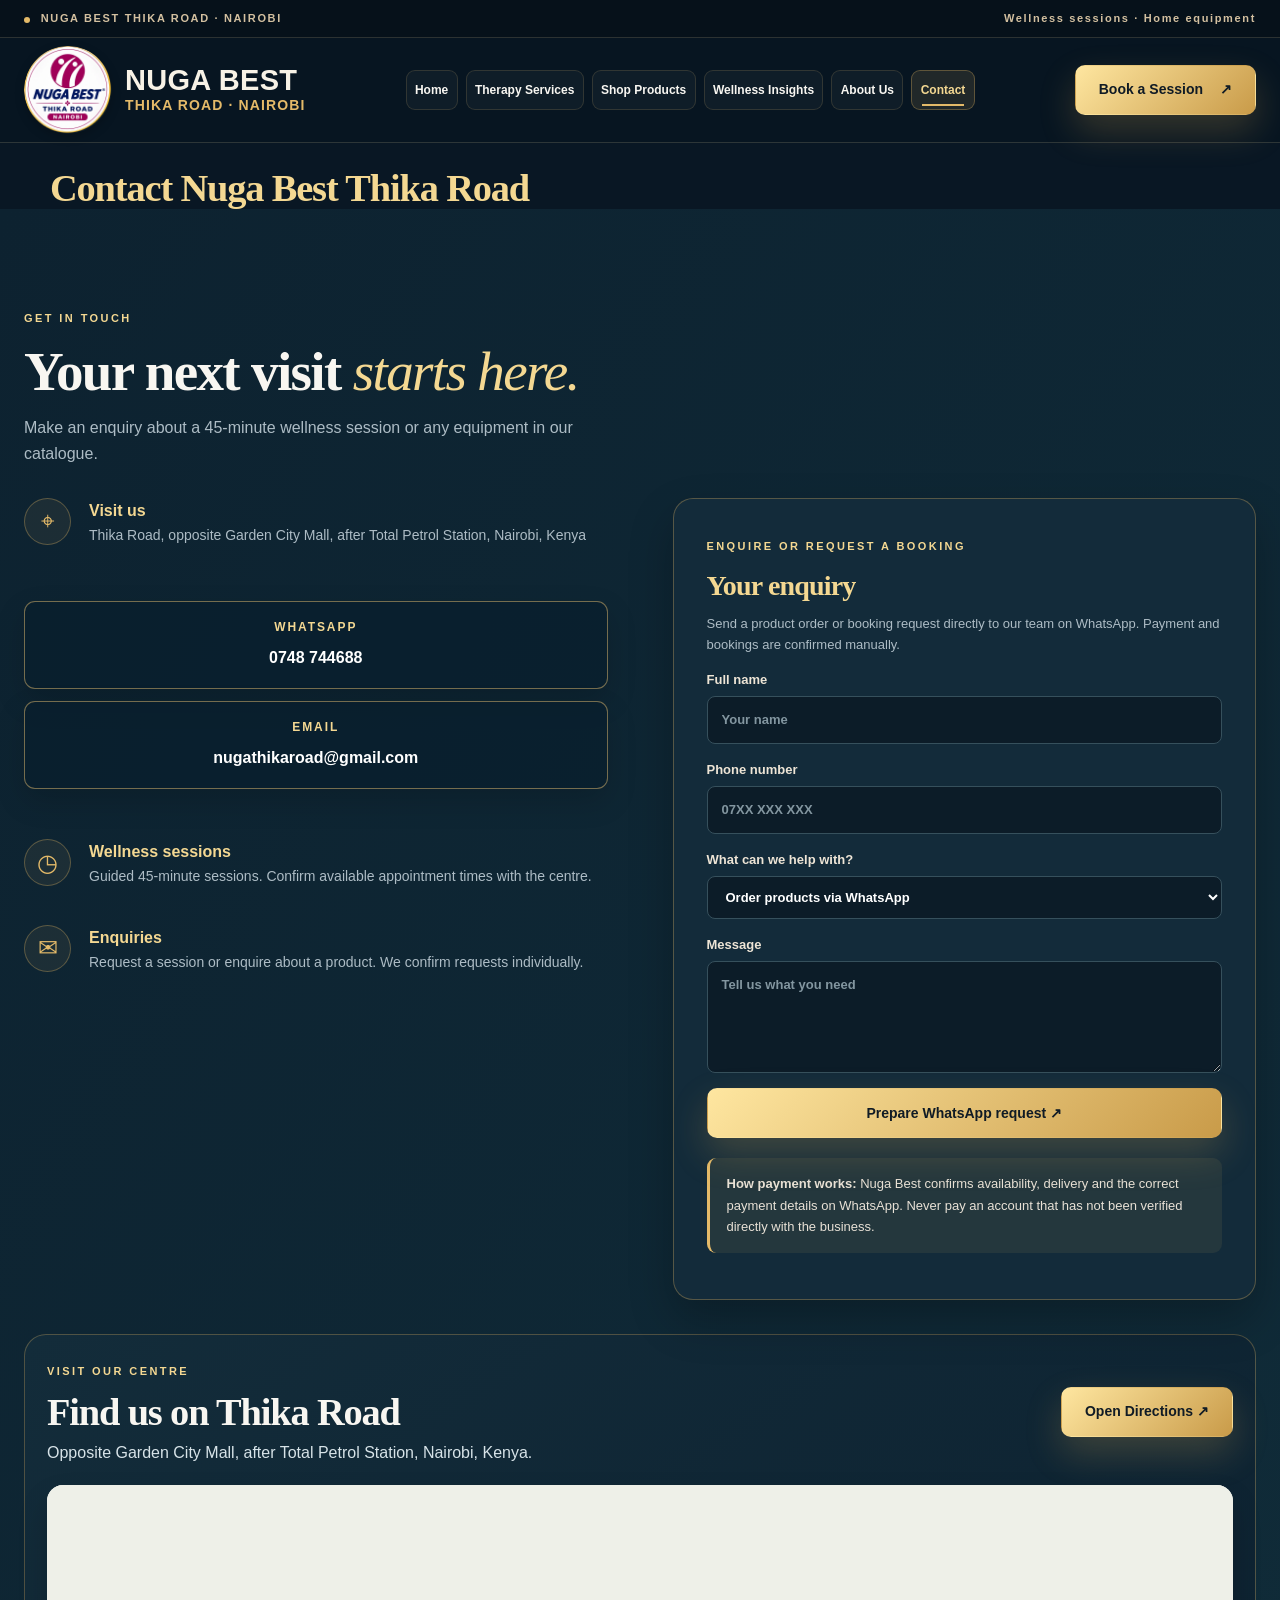
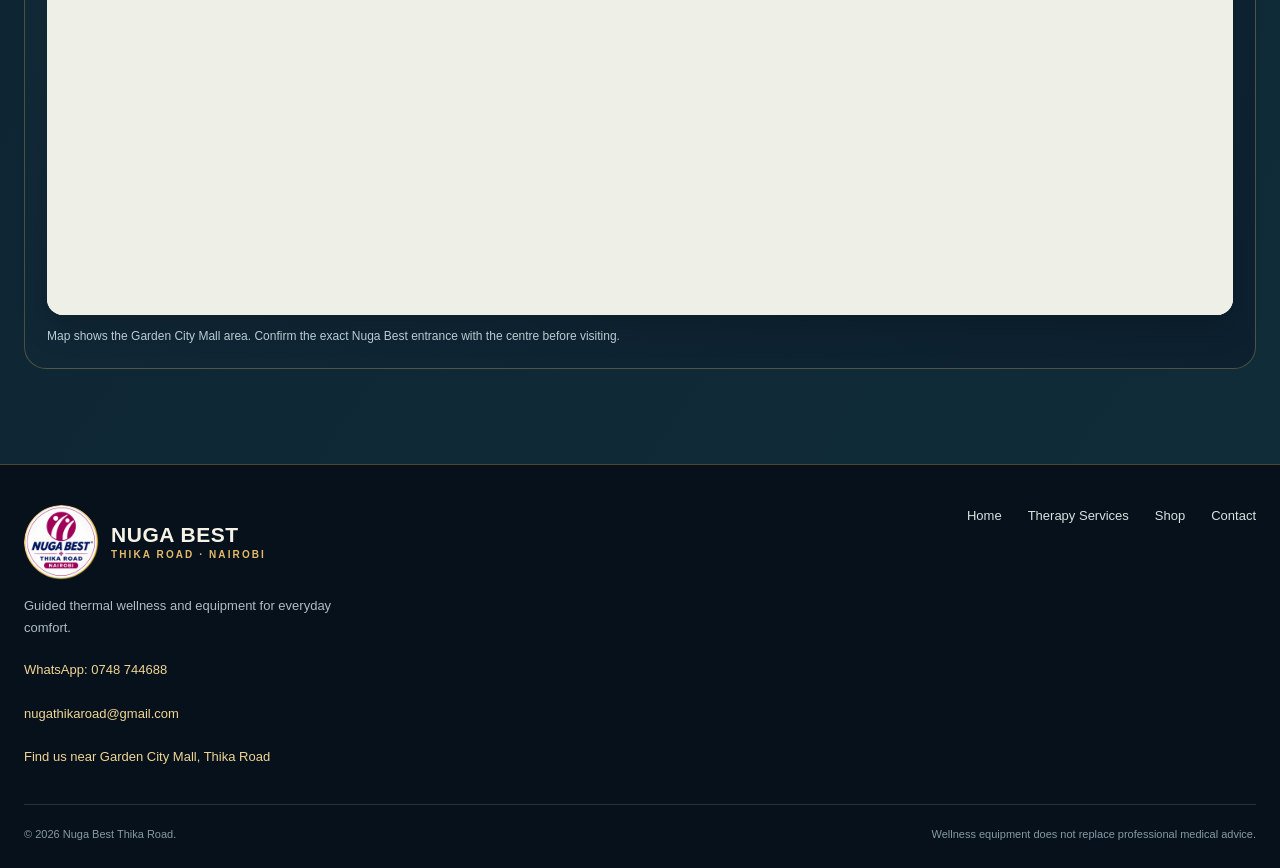
<file: contact.html>
<!DOCTYPE html>

<html lang="en"><head>
<meta charset="utf-8"/><meta content="width=device-width,initial-scale=1" name="viewport"/>
<title>Contact &amp; Book a Session | Nuga Best Thika Road</title>
<meta content="Contact Nuga Best Thika Road in Nairobi, opposite Garden City Mall. Prepare a booking request for a 45-minute wellness session or enquire about equipment." name="description"/>
<meta content="index,follow" name="robots"/>
<meta content="#091622" name="theme-color"/><link href="assets/favicon.png" rel="icon" type="image/png"/>
<link href="styles.css" rel="stylesheet"/><script defer="" src="settings.js"></script><script defer="" src="script.js"></script>
<meta content="website" property="og:type"/><meta content="Contact &amp; Book a Session | Nuga Best Thika Road" property="og:title"/><meta content="Contact Nuga Best Thika Road in Nairobi, opposite Garden City Mall. Prepare a booking request for a 45-minute wellness session or enquire about equipment." property="og:description"/><meta content="summary_large_image" name="twitter:card"/><script type="application/ld+json">{"@context":"https://schema.org","@type":"LocalBusiness","name":"Nuga Best Thika Road","description":"Guided thermal wellness sessions and Nuga Best home equipment in Nairobi, Kenya.","address":{"@type":"PostalAddress","streetAddress":"Thika Road, opposite Garden City Mall, after Total Petrol Station","addressLocality":"Nairobi","addressCountry":"KE"},"areaServed":{"@type":"City","name":"Nairobi"},"telephone":"+254748744688","email":"nugathikaroad@gmail.com","hasMap":"https://www.google.com/maps/search/?api=1&query=Nuga+Best+Thika+Road+opposite+Garden+City+Mall+after+Total+Petrol+Station+Nairobi+Kenya","image":"assets/nuga-best-homepage-banner-hd.png","url":"https://nugabestnairobithikaroad-stack.github.io/nuga-best/contact.html"}</script><link href="https://nugabestnairobithikaroad-stack.github.io/nuga-best/contact.html" rel="canonical"/><meta content="https://nugabestnairobithikaroad-stack.github.io/nuga-best/contact.html" property="og:url"/><meta content="https://nugabestnairobithikaroad-stack.github.io/nuga-best/assets/nuga-best-homepage-banner-hd.png" property="og:image"/><meta content="https://nugabestnairobithikaroad-stack.github.io/nuga-best/assets/nuga-best-homepage-banner-hd.png" name="twitter:image"/></head><body>
<a class="skip" href="#main">Skip to content</a>
<div class="topline"><div class="shell topline-inner"><span><span class="gold-dot"></span> NUGA BEST THIKA ROAD · NAIROBI</span><span>Wellness sessions · Home equipment</span></div></div>
<header class="header"><div class="shell navrow">
<a aria-label="Nuga Best Thika Road, home" class="brand" href="index.html"><img alt="Nuga Best Thika Road logo" height="56" src="assets/logo.webp" width="56"/><span><strong>NUGA BEST</strong><small>THIKA ROAD · NAIROBI</small></span></a>
<button type="button" class="mobile-menu-toggle" id="mobileMenuToggle" aria-controls="siteNav" aria-expanded="false" aria-label="Open navigation menu"><span></span><span></span><span></span><span class="menu-label">Menu</span></button><nav aria-label="Main navigation" class="nav-links" id="siteNav"><a href="index.html">Home</a><a href="therapy-services.html">Therapy Services</a><a href="shop-products.html">Shop Products</a><a href="wellness-insights.html">Wellness Insights</a><a href="about-us.html">About Us</a><a aria-current="page" class="active" href="contact.html">Contact</a></nav>
<a class="btn btn-gold nav-cta" href="contact.html">Book a Session <span aria-hidden="true">↗</span></a>
</div></header>
<main id="main"><h1 class="seo-page-title">Contact Nuga Best Thika Road</h1>
<section class="section section-contact" id="contact"><div class="shell"><div class="section-heading reveal"><div><span class="eyebrow">GET IN TOUCH</span><h2>Your next visit <em>starts here.</em></h2><p>Make an enquiry about a 45-minute wellness session or any equipment in our catalogue.</p></div></div><div class="contact-grid"><div class="contact-details reveal"><div class="contact-point"><span>⌖</span><div><b>Visit us</b><p>Thika Road, opposite Garden City Mall, after Total Petrol Station, Nairobi, Kenya</p></div></div><div class="contact-fast contact-fast-grid">
<a class="contact-chip" href="https://wa.me/254748744688" rel="noopener noreferrer" target="_blank"><span>WhatsApp</span><strong>0748 744688</strong></a>
<a class="contact-chip" href="mailto:nugathikaroad@gmail.com"><span>Email</span><strong>nugathikaroad@gmail.com</strong></a>
</div><div class="contact-point"><span>◷</span><div><b>Wellness sessions</b><p>Guided 45-minute sessions. Confirm available appointment times with the centre.</p></div></div><div class="contact-point"><span>✉</span><div><b>Enquiries</b><p>Request a session or enquire about a product. We confirm requests individually.</p></div></div></div>
<div class="form-card reveal"><div class="form-heading"><span class="eyebrow">ENQUIRE OR REQUEST A BOOKING</span><h3>Your enquiry</h3><p>Send a product order or booking request directly to our team on WhatsApp. Payment and bookings are confirmed manually.</p></div><form id="contactForm"><label>Full name<input autocomplete="name" maxlength="120" name="name" placeholder="Your name" required=""/></label><label>Phone number<input autocomplete="tel" maxlength="25" name="phone" placeholder="07XX XXX XXX" required="" type="tel"/></label><label>What can we help with?<select id="interest" name="interest"><option value="Order products via WhatsApp">Order products via WhatsApp</option><option value="Booking a 45-minute session">Booking a 45-minute session</option><option value="Product information and price">Product information and price</option><option value="Visiting the centre">Visiting the centre</option><option value="Other enquiry">Other enquiry</option></select></label><div class="booking-fields" id="bookingFields"><label>Preferred date<input id="bookingDate" name="date" type="date"/></label><label>Preferred time<select id="bookingTime" name="time"><option value="Any available time">Any available time</option><option value="Morning">Morning</option><option value="Afternoon">Afternoon</option></select></label></div><label>Message<textarea maxlength="1200" name="message" placeholder="Tell us what you need" rows="4"></textarea></label><button class="btn btn-gold btn-full" type="submit">Prepare WhatsApp request ↗</button></form><div class="message-output" hidden="" id="messageOutput"><label for="messageText">Your prepared message</label><textarea id="messageText" readonly="" rows="7"></textarea><div class="enquiry-buttons"><a class="btn btn-gold" hidden="" id="whatsappSend" rel="noopener noreferrer" target="_blank">Open WhatsApp ↗</a><button class="btn btn-outline" id="copyMessage" type="button">Copy message</button></div><p class="form-hint" id="copyStatus" role="status">A booking is not confirmed until our team responds.</p></div><p class="manual-payment-note"><strong>How payment works:</strong> Nuga Best confirms availability, delivery and the correct payment details on WhatsApp. Never pay an account that has not been verified directly with the business.</p></div></div><section aria-labelledby="locationTitle" class="full-location">
<div class="location-top"><div><span class="eyebrow">VISIT OUR CENTRE</span><h2 id="locationTitle">Find us on Thika Road</h2><p>Opposite Garden City Mall, after Total Petrol Station, Nairobi, Kenya.</p></div><a class="btn btn-gold" href="https://www.google.com/maps/search/?api=1&amp;query=Nuga+Best+Thika+Road+opposite+Garden+City+Mall+after+Total+Petrol+Station+Nairobi+Kenya" rel="noopener noreferrer" target="_blank">Open Directions ↗</a></div>
<div class="map-frame"><iframe loading="lazy" referrerpolicy="no-referrer-when-downgrade" src="https://maps.google.com/maps?q=Garden%20City%20Mall%2C%20Thika%20Road%2C%20Nairobi%2C%20Kenya&amp;z=15&amp;output=embed" title="Map showing the Garden City Mall area, Thika Road, Nairobi"></iframe></div>
<p class="map-note">Map shows the Garden City Mall area. Confirm the exact Nuga Best entrance with the centre before visiting.</p>
</section></div></section>
</main><footer class="footer"><div class="shell footer-layout"><div><a class="brand" href="index.html"><img alt="Nuga Best Thika Road logo" height="48" src="assets/logo.webp" width="48"/><span><strong>NUGA BEST</strong><small>THIKA ROAD · NAIROBI</small></span></a><p>Guided thermal wellness and equipment for everyday comfort.</p><div class="footer-contact"><a href="https://wa.me/254748744688" rel="noopener noreferrer" target="_blank">WhatsApp: 0748 744688</a><a href="mailto:nugathikaroad@gmail.com">nugathikaroad@gmail.com</a><a href="https://www.google.com/maps/search/?api=1&amp;query=Nuga+Best+Thika+Road+opposite+Garden+City+Mall+after+Total+Petrol+Station+Nairobi+Kenya" rel="noopener noreferrer" target="_blank">Find us near Garden City Mall, Thika Road</a></div></div><nav aria-label="Footer navigation"><a href="index.html">Home</a><a href="therapy-services.html">Therapy Services</a><a href="shop-products.html">Shop</a><a href="contact.html">Contact</a></nav></div><div class="shell footer-bottom"><span>© <span id="year"></span> Nuga Best Thika Road.</span><span>Wellness equipment does not replace professional medical advice.</span></div></footer>
</body></html>
</file>
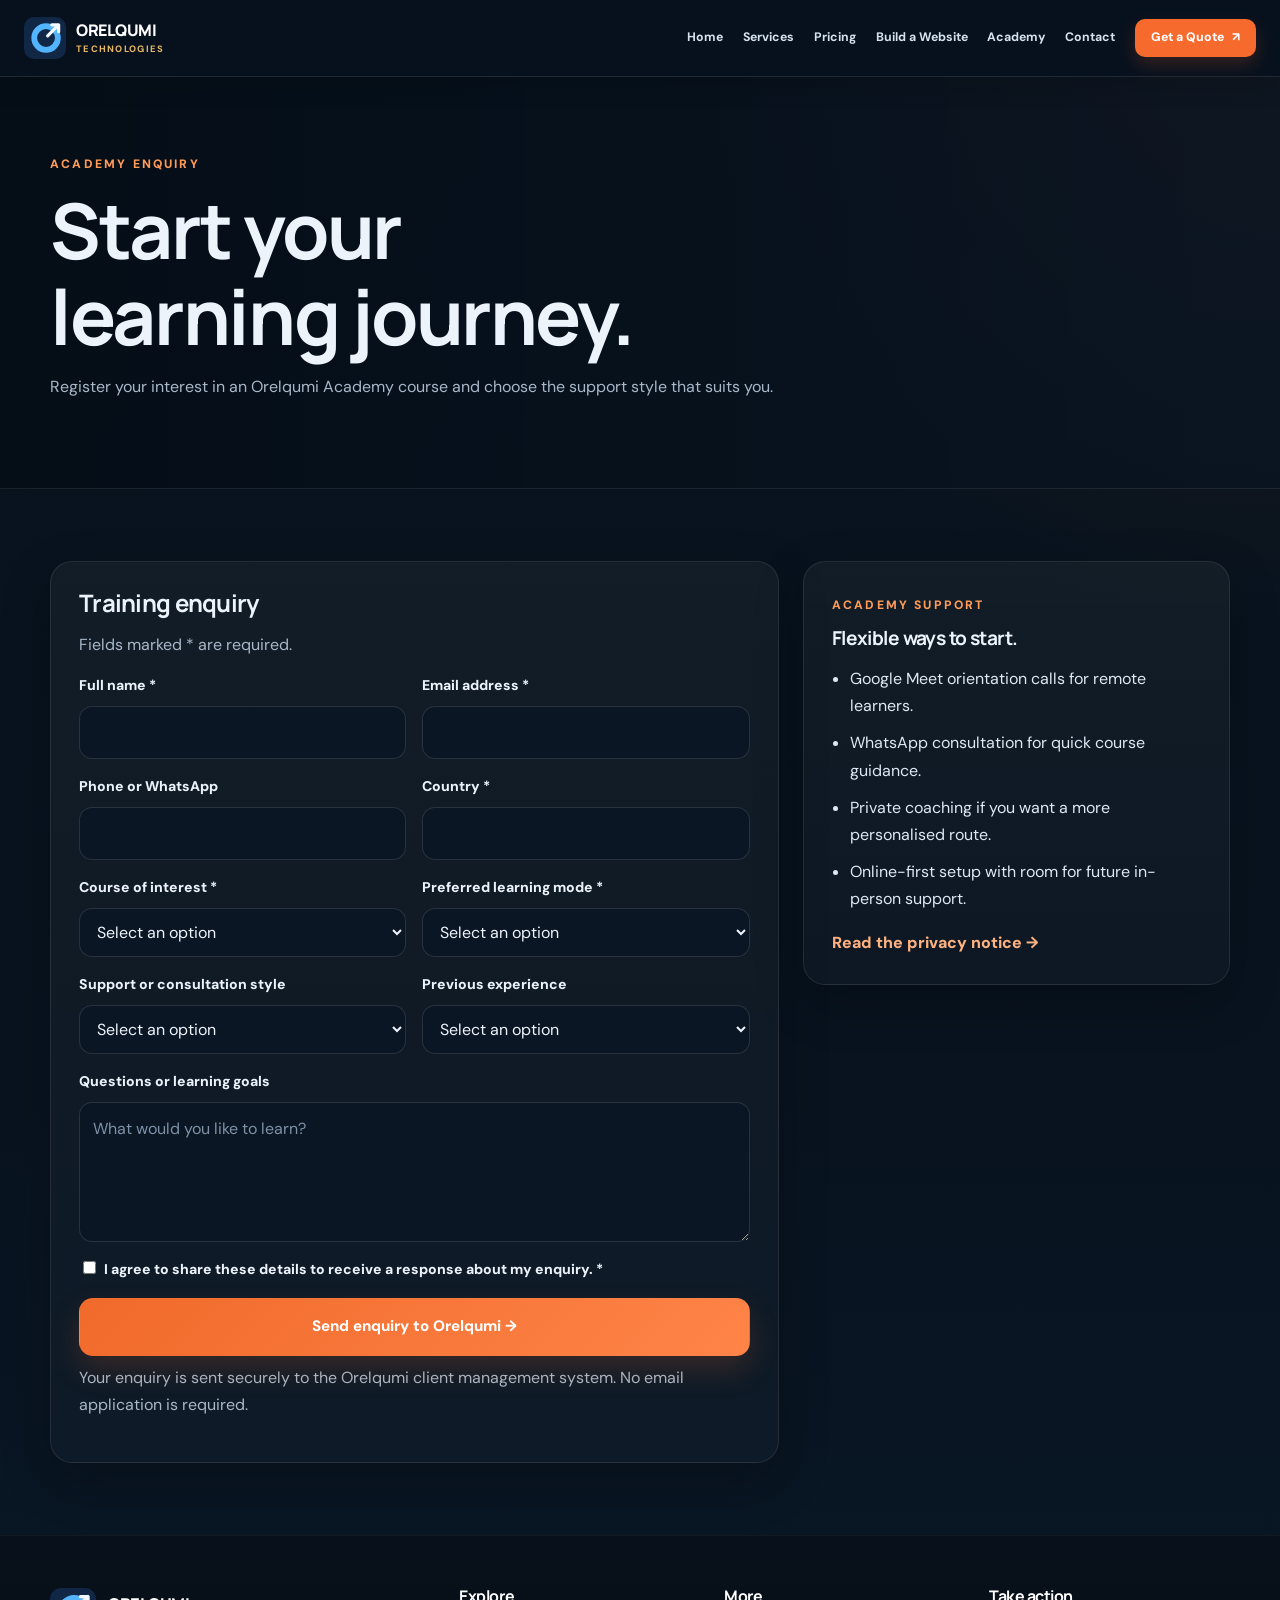
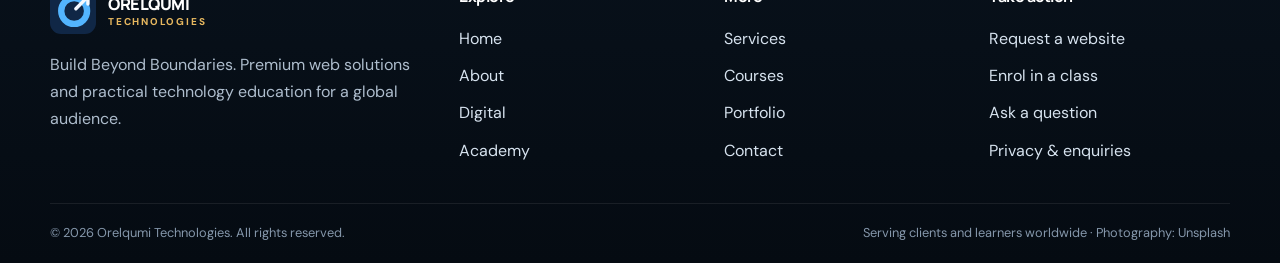
<file: enrol.html>
<!doctype html>
<html lang="en">
<head>
  <meta charset="utf-8">
  <meta name="viewport" content="width=device-width,initial-scale=1">
  <meta name="theme-color" content="#07121d">
  <meta name="description" content="Enquire about Orelqumi Academy courses, coding training and practical website development learning opportunities.">
  <title>Enrol for Web Development Training | Orelqumi Academy</title>
  <link rel="icon" type="image/svg+xml" href="assets/logo.svg">
  <link rel="stylesheet" href="assets/style.css?v=20261111c"><link rel="stylesheet" href="assets/navigation.css?v=20261111c">

  <link rel="canonical" href="https://orelqum.pages.dev/enrol.html">
  <meta name="robots" content="noindex, follow">
  <meta property="og:type" content="website">
  <meta property="og:site_name" content="Orelqumi Technologies">
  <meta property="og:title" content="Enrol for Web Development Training | Orelqumi Academy">
  <meta property="og:description" content="Enquire about Orelqumi Academy courses, coding training and practical website development learning opportunities.">
  <meta property="og:url" content="https://orelqum.pages.dev/enrol.html">
  <meta name="twitter:card" content="summary">
  <link rel="stylesheet" href="assets/responsive-premium.css?v=20261113">
  <link rel="stylesheet" href="assets/motion-everywhere.css?v=20261113-balanced5">
</head>
<body>
<header class="nav-shell" id="site-header">
 <div class="wrap nav">
  <a class="brand" href="index.html" aria-label="Orelqumi Technologies home"><img src="assets/logo.svg" alt="" width="42" height="42"><span>ORELQUMI<small>TECHNOLOGIES</small></span></a>
  <button class="menu-btn" type="button" aria-controls="primary-navigation" aria-expanded="false" aria-label="Open navigation"><span class="menu-icon" aria-hidden="true">☰</span><span class="menu-label">Menu</span></button>
  <nav id="primary-navigation" class="nav-links" aria-label="Main navigation">
   <a href="index.html">Home</a>
   <a href="services.html">Services</a>
   <a href="website-pricing.html">Pricing</a>
   <a href="build-your-website.html">Build a Website</a>
   <a href="academy.html">Academy</a>
   <a href="contact.html">Contact</a>
   <a href="quote.html" class="nav-action">Get a Quote <span aria-hidden="true">↗</span></a>
  </nav>
 </div>
</header>
<main>
  <section class="page-hero"><div class="wrap"><div class="eyebrow">ACADEMY ENQUIRY</div><h1>Start your learning journey.</h1><p>Register your interest in an Orelqumi Academy course and choose the support style that suits you.</p></div></section>
  <section class="section"><div class="wrap form-layout"><div class="form-card"><h2 style="font-size:1.5rem">Training enquiry</h2><p class="hint">Fields marked * are required.</p><form data-enquiry="enrol"><div class="form-grid"><div class="field"><label>Full name *</label><input type="text" name="full_name" required></div><div class="field"><label>Email address *</label><input type="email" name="email" required></div><div class="field"><label>Phone or WhatsApp</label><input type="tel" name="phone"></div><div class="field"><label>Country *</label><input type="text" name="country" required></div><div class="field"><label>Course of interest *</label><select name="course" required><option value="">Select an option</option><option>Web Development Fundamentals</option><option>HTML & CSS Mastery</option><option>JavaScript Essentials</option><option>WordPress Website Building</option><option>Front-end Development Pathway</option><option>Website Launch & Freelancing</option></select></div><div class="field"><label>Preferred learning mode *</label><select name="learning_mode" required><option value="">Select an option</option><option>Online live class</option><option>In-person if available</option><option>Private coaching</option><option>Flexible</option></select></div><div class="field"><label>Support or consultation style</label><select name="consultation_style"><option value="">Select an option</option><option>Google Meet orientation</option><option>WhatsApp consultation</option><option>Phone consultation</option><option>Email only</option></select></div><div class="field"><label>Previous experience</label><select name="experience"><option value="">Select an option</option><option>Complete beginner</option><option>Some basic experience</option><option>Intermediate</option></select></div><div class="field wide"><label>Questions or learning goals</label><textarea name="learning_goals" placeholder="What would you like to learn?"></textarea></div><div class="field wide"><label><input type="checkbox" name="privacy_consent" required style="width:auto;min-height:0;margin-right:8px">I agree to share these details to receive a response about my enquiry. *</label></div><div class="field wide"><button type="submit" class="btn">Send enquiry to Orelqumi →</button><p class="hint">Your enquiry is sent securely to the Orelqumi client management system. No email application is required.</p><p class="notice" role="status" data-form-status hidden></p></div></div></form></div><aside class="callout"><div class="eyebrow">ACADEMY SUPPORT</div><h3>Flexible ways to start.</h3><ul><li>Google Meet orientation calls for remote learners.</li><li>WhatsApp consultation for quick course guidance.</li><li>Private coaching if you want a more personalised route.</li><li>Online-first setup with room for future in-person support.</li></ul><a href="privacy.html" class="textlink">Read the privacy notice →</a></aside></div></section>
</main>
<footer class="footer"><div class="wrap"><div class="footer-grid"><div><div class="brand" style="color:white"><img src="assets/logo.svg" alt=""><span>ORELQUMI<small>TECHNOLOGIES</small></span></div><p style="margin-top:17px">Build Beyond Boundaries. Premium web solutions and practical technology education for a global audience.</p></div><div><h4>Explore</h4><a href="index.html">Home</a><a href="about.html">About</a><a href="digital.html">Digital</a><a href="academy.html">Academy</a></div><div><h4>More</h4><a href="services.html">Services</a><a href="courses.html">Courses</a><a href="portfolio.html">Portfolio</a><a href="contact.html">Contact</a></div><div><h4>Take action</h4><a href="quote.html">Request a website</a><a href="enrol.html">Enrol in a class</a><a href="contact.html">Ask a question</a><a href="privacy.html">Privacy & enquiries</a></div></div><div class="foot-bottom"><span>© 2026 Orelqumi Technologies. All rights reserved.</span><span>Serving clients and learners worldwide · Photography: Unsplash</span></div></div></footer>
<script src="assets/config.js"></script><script src="assets/script.js?v=20261119-direct-crm1"></script>
  <script defer src="assets/motion-everywhere.js?v=20261113-balanced5"></script>
</body></html>
</file>
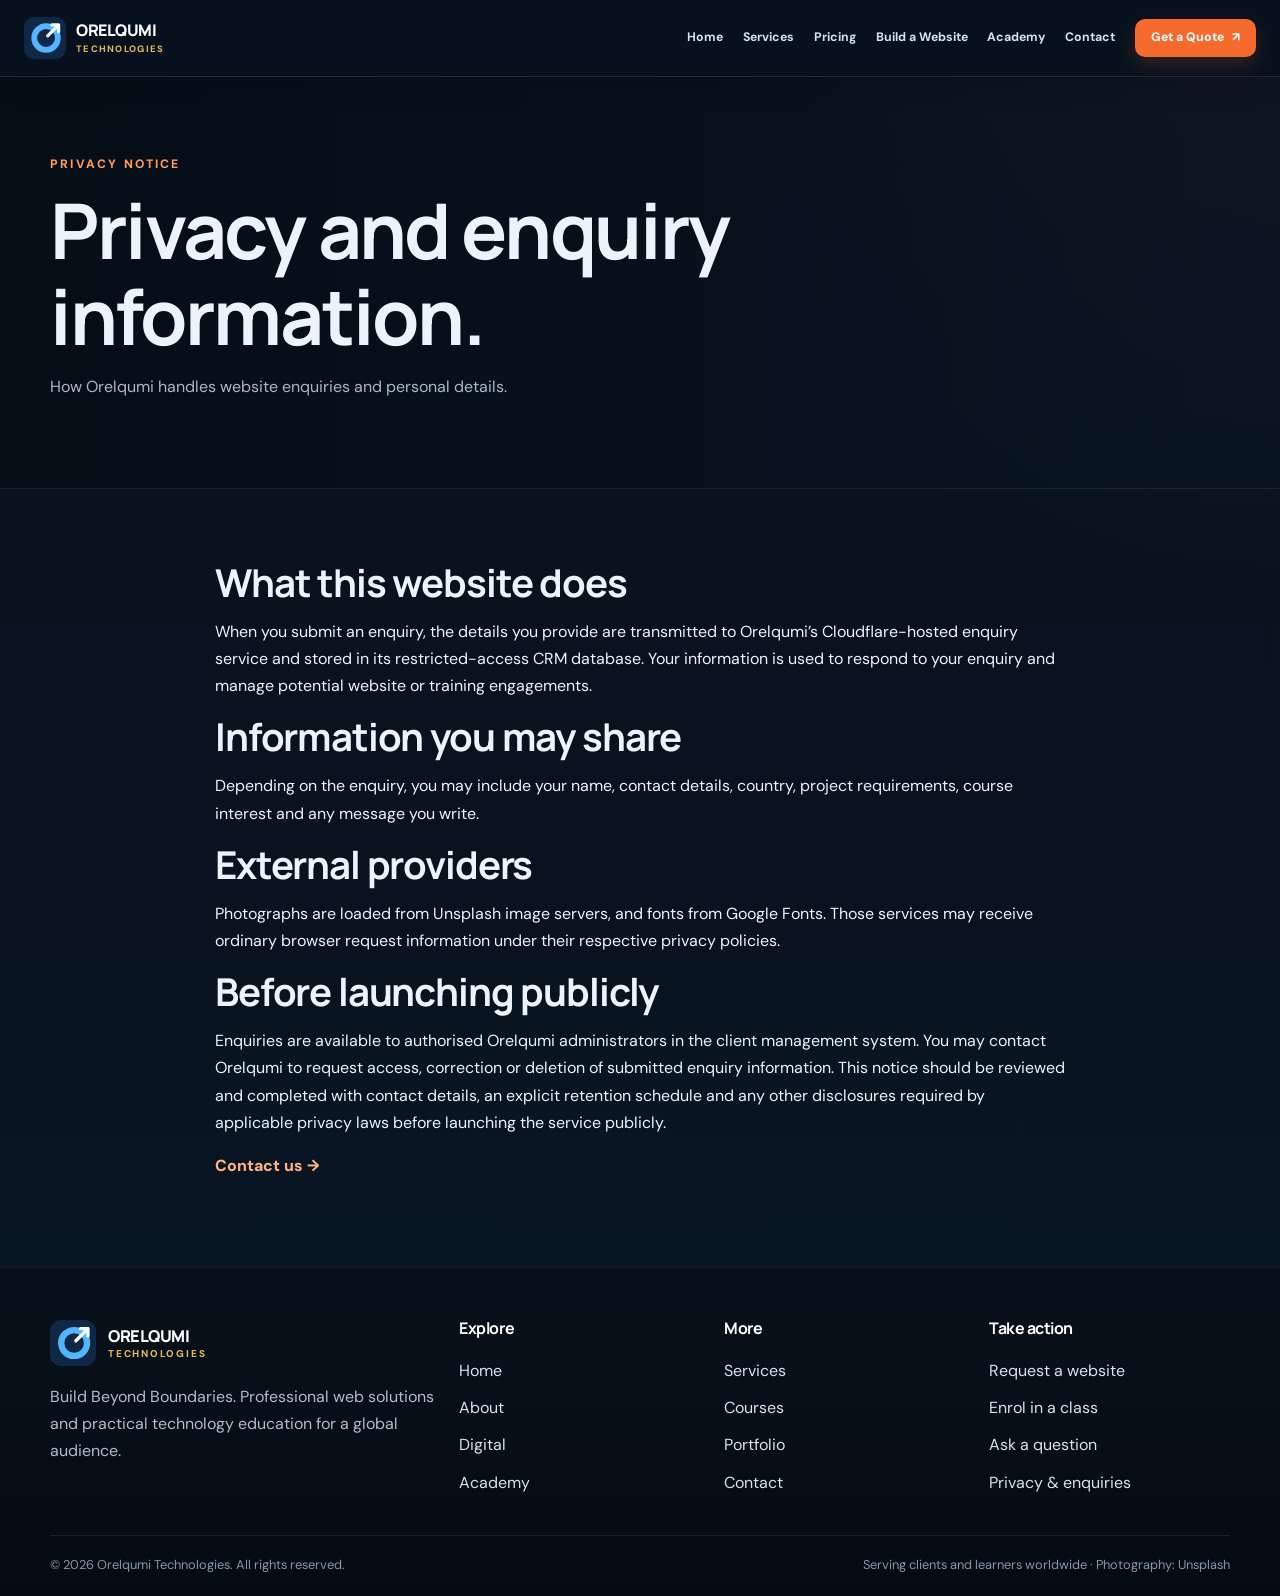
<file: privacy.html>
<!doctype html><html lang="en"><head><meta charset="utf-8"><meta name="viewport" content="width=device-width,initial-scale=1"><meta name="theme-color" content="#102746"><meta name="description" content="Read how Orelqumi Technologies describes the handling of website enquiries and personal information."><title>Privacy Policy | Orelqumi Technologies</title><link rel="icon" type="image/svg+xml" href="assets/logo.svg"><link rel="stylesheet" href="assets/style.css?v=20261111c"><link rel="stylesheet" href="assets/navigation.css?v=20261111c">
  <link rel="canonical" href="https://orelqum.pages.dev/privacy.html">
  <meta name="robots" content="noindex, follow">
  <meta property="og:type" content="website">
  <meta property="og:site_name" content="Orelqumi Technologies">
  <meta property="og:title" content="Privacy Policy | Orelqumi Technologies">
  <meta property="og:description" content="Read how Orelqumi Technologies describes the handling of website enquiries and personal information.">
  <meta property="og:url" content="https://orelqum.pages.dev/privacy.html">
  <meta name="twitter:card" content="summary">
  <link rel="stylesheet" href="assets/responsive-premium.css?v=20261113">
  <link rel="stylesheet" href="assets/motion-everywhere.css?v=20261113-balanced5">
</head><body><header class="nav-shell" id="site-header">
 <div class="wrap nav">
  <a class="brand" href="index.html" aria-label="Orelqumi Technologies home"><img src="assets/logo.svg" alt="" width="42" height="42"><span>ORELQUMI<small>TECHNOLOGIES</small></span></a>
  <button class="menu-btn" type="button" aria-controls="primary-navigation" aria-expanded="false" aria-label="Open navigation"><span class="menu-icon" aria-hidden="true">☰</span><span class="menu-label">Menu</span></button>
  <nav id="primary-navigation" class="nav-links" aria-label="Main navigation">
   <a href="index.html">Home</a>
   <a href="services.html">Services</a>
   <a href="website-pricing.html">Pricing</a>
   <a href="build-your-website.html">Build a Website</a>
   <a href="academy.html">Academy</a>
   <a href="contact.html">Contact</a>
   <a href="quote.html" class="nav-action">Get a Quote <span aria-hidden="true">↗</span></a>
  </nav>
 </div>
</header><main><section class="page-hero"><div class="wrap"><div class="eyebrow">PRIVACY NOTICE</div><h1>Privacy and enquiry information.</h1><p>How Orelqumi handles website enquiries and personal details.</p></div></section><section class="section"><div class="wrap" style="max-width:850px"><h2>What this website does</h2><p>When you submit an enquiry, the details you provide are transmitted to Orelqumi’s Cloudflare-hosted enquiry service and stored in its restricted-access CRM database. Your information is used to respond to your enquiry and manage potential website or training engagements.</p><h2>Information you may share</h2><p>Depending on the enquiry, you may include your name, contact details, country, project requirements, course interest and any message you write.</p><h2>External providers</h2><p>Photographs are loaded from Unsplash image servers, and fonts from Google Fonts. Those services may receive ordinary browser request information under their respective privacy policies.</p><h2>Before launching publicly</h2><p>Enquiries are available to authorised Orelqumi administrators in the client management system. You may contact Orelqumi to request access, correction or deletion of submitted enquiry information. This notice should be reviewed and completed with contact details, an explicit retention schedule and any other disclosures required by applicable privacy laws before launching the service publicly.</p><p><a href="contact.html" class="textlink">Contact us →</a></p></div></section></main><footer class="footer"><div class="wrap"><div class="footer-grid"><div><div class="brand" style="color:white"><img src="assets/logo.svg" alt=""><span>ORELQUMI<small>TECHNOLOGIES</small></span></div><p style="margin-top:17px">Build Beyond Boundaries. Professional web solutions and practical technology education for a global audience.</p></div><div><h4>Explore</h4><a href="index.html">Home</a><a href="about.html">About</a><a href="digital.html">Digital</a><a href="academy.html">Academy</a></div><div><h4>More</h4><a href="services.html">Services</a><a href="courses.html">Courses</a><a href="portfolio.html">Portfolio</a><a href="contact.html">Contact</a></div><div><h4>Take action</h4><a href="quote.html">Request a website</a><a href="enrol.html">Enrol in a class</a><a href="contact.html">Ask a question</a><a href="privacy.html">Privacy & enquiries</a></div></div><div class="foot-bottom"><span>© 2026 Orelqumi Technologies. All rights reserved.</span><span>Serving clients and learners worldwide · Photography: Unsplash</span></div></div></footer><script src="assets/config.js"></script><script src="assets/script.js"></script>  <script defer src="assets/motion-everywhere.js?v=20261113-balanced5"></script>
</body></html>
</file>
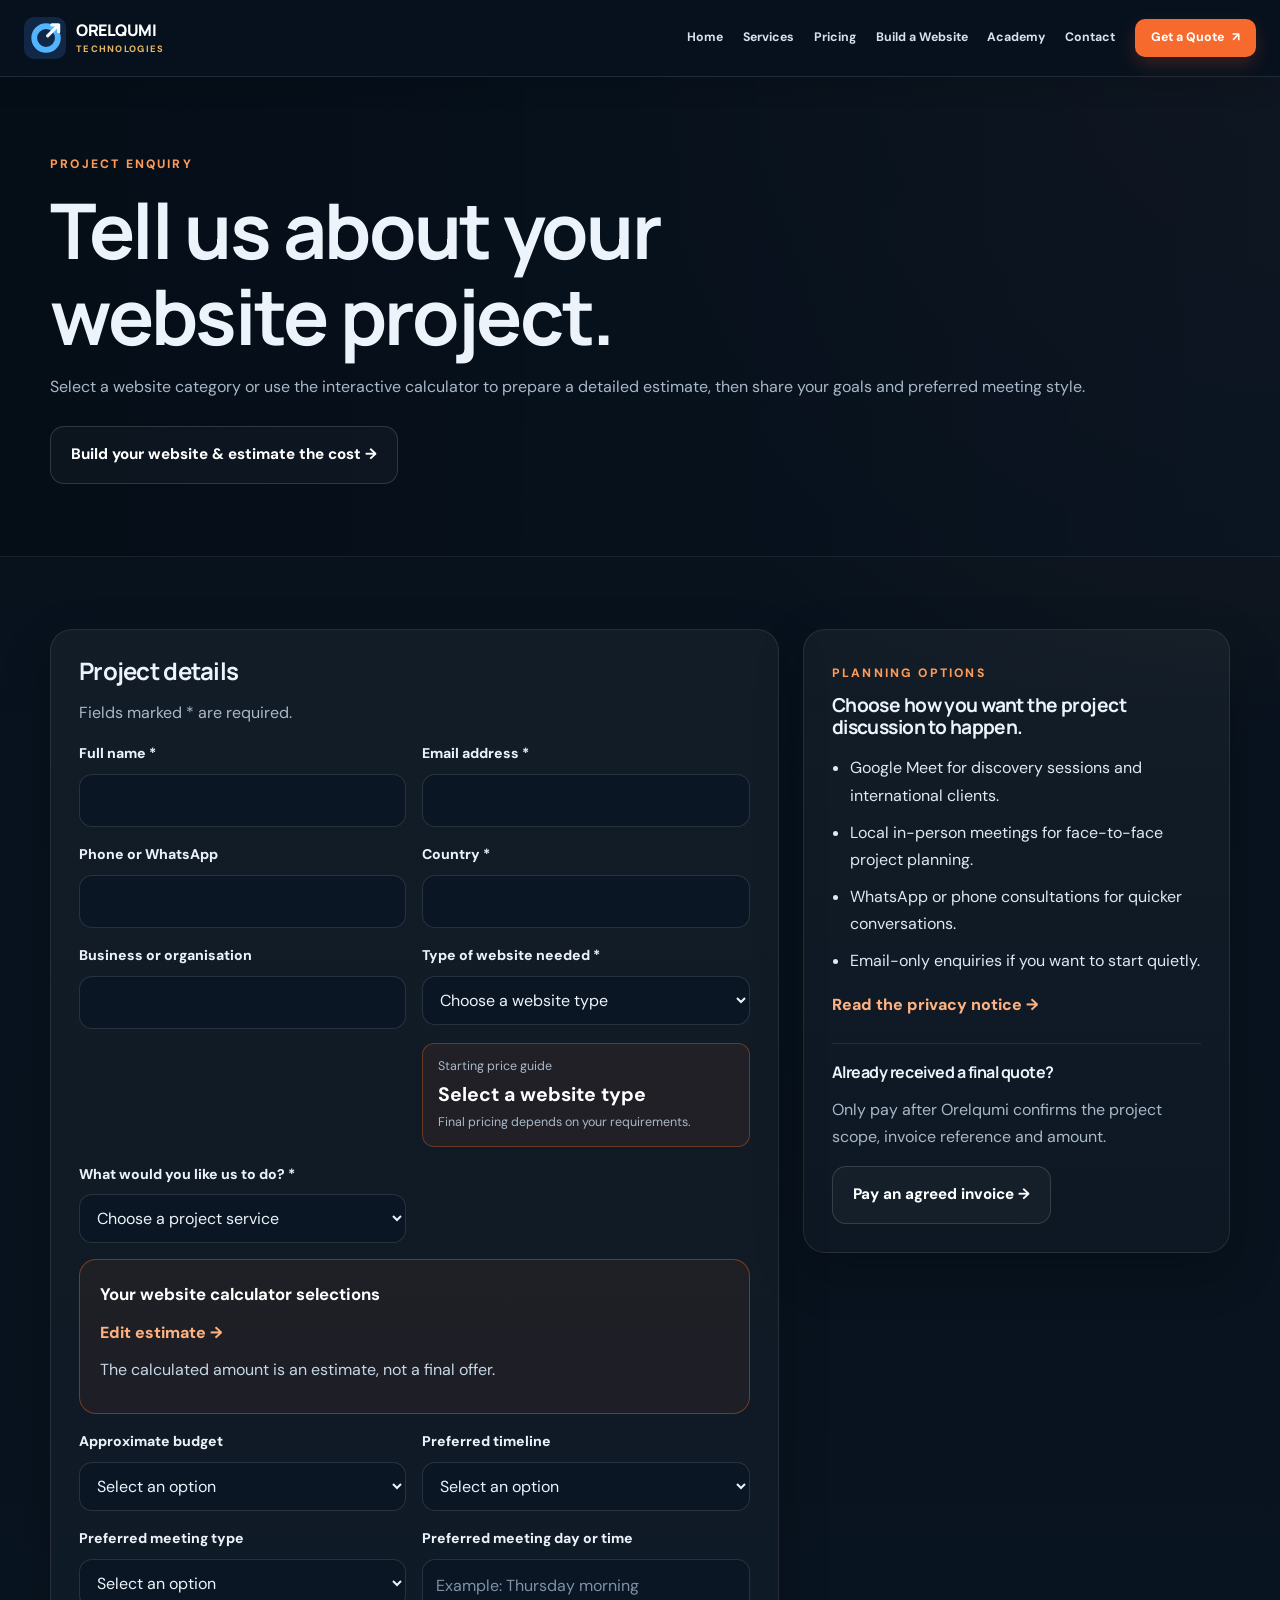
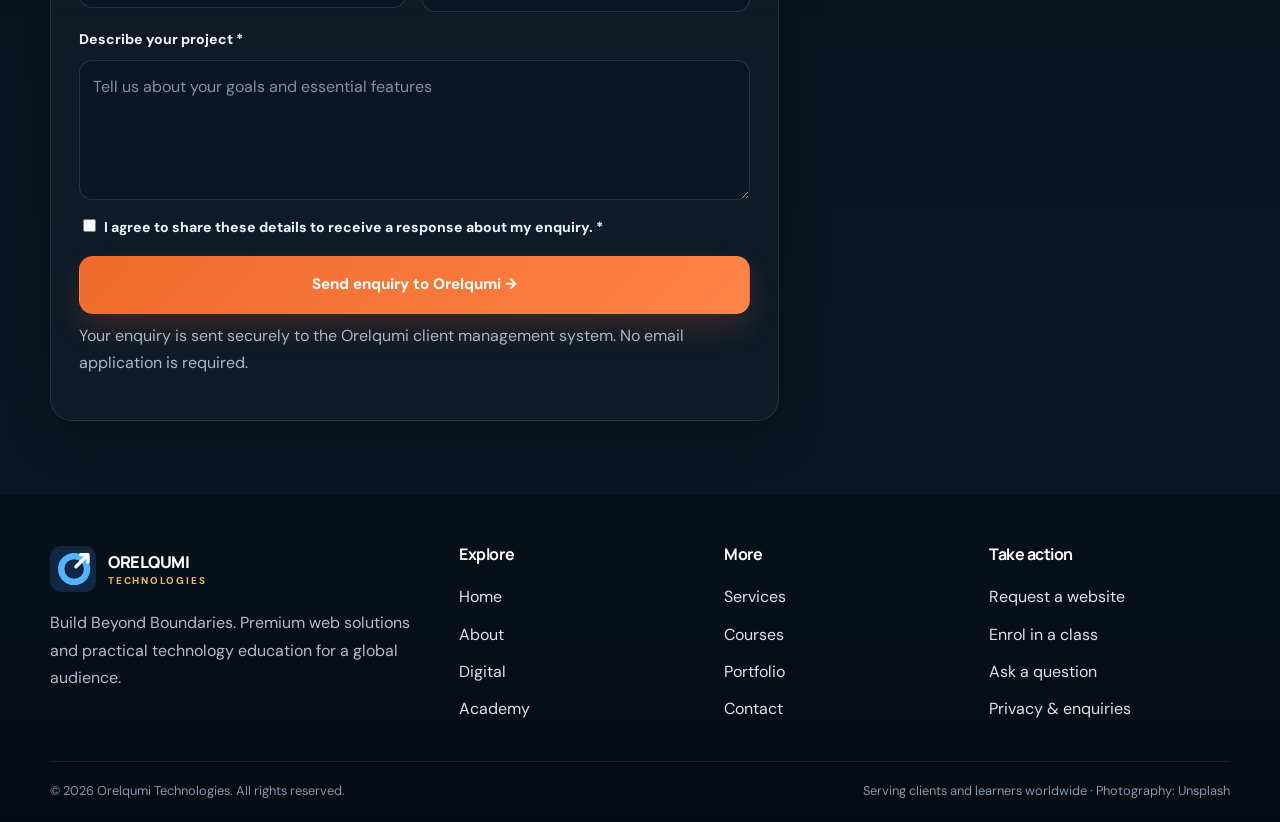
<file: quote.html>
<!doctype html>
<html lang="en">
<head>
  <meta charset="utf-8">
  <meta name="viewport" content="width=device-width,initial-scale=1">
  <meta name="theme-color" content="#07121d">
  <meta name="description" content="Tell Orelqumi about your project and request a website development quotation for a business site, online store, portfolio or school website.">
  <title>Request a Website Development Quote | Orelqumi</title>
  <link rel="icon" type="image/svg+xml" href="assets/logo.svg">
  <link rel="stylesheet" href="assets/style.css?v=20261111c"><link rel="stylesheet" href="assets/navigation.css?v=20261111c">

  <link rel="canonical" href="https://orelqum.pages.dev/quote.html">
  <meta name="robots" content="noindex, follow">
  <meta property="og:type" content="website">
  <meta property="og:site_name" content="Orelqumi Technologies">
  <meta property="og:title" content="Request a Website Development Quote | Orelqumi">
  <meta property="og:description" content="Tell Orelqumi about your project and request a website development quotation for a business site, online store, portfolio or school website.">
  <meta property="og:url" content="https://orelqum.pages.dev/quote.html">
  <meta name="twitter:card" content="summary">
  <link rel="stylesheet" href="assets/responsive-premium.css?v=20261113">
  <link rel="stylesheet" href="assets/motion-everywhere.css?v=20261113-balanced5">
</head>
<body>
<header class="nav-shell" id="site-header">
 <div class="wrap nav">
  <a class="brand" href="index.html" aria-label="Orelqumi Technologies home"><img src="assets/logo.svg" alt="" width="42" height="42"><span>ORELQUMI<small>TECHNOLOGIES</small></span></a>
  <button class="menu-btn" type="button" aria-controls="primary-navigation" aria-expanded="false" aria-label="Open navigation"><span class="menu-icon" aria-hidden="true">☰</span><span class="menu-label">Menu</span></button>
  <nav id="primary-navigation" class="nav-links" aria-label="Main navigation">
   <a href="index.html">Home</a>
   <a href="services.html">Services</a>
   <a href="website-pricing.html">Pricing</a>
   <a href="build-your-website.html">Build a Website</a>
   <a href="academy.html">Academy</a>
   <a href="contact.html">Contact</a>
   <a href="quote.html" class="nav-action">Get a Quote <span aria-hidden="true">↗</span></a>
  </nav>
 </div>
</header>
<main>
  <section class="page-hero"><div class="wrap"><div class="eyebrow">PROJECT ENQUIRY</div><h1>Tell us about your website project.</h1><p>Select a website category or use the interactive calculator to prepare a detailed estimate, then share your goals and preferred meeting style.</p><div class="actions"><a class="btn btn-outline" href="build-your-website.html">Build your website & estimate the cost →</a></div></div></section>
  <section class="section"><div class="wrap form-layout"><div class="form-card"><h2 style="font-size:1.5rem">Project details</h2><p class="hint">Fields marked * are required.</p><form data-enquiry="quote"><div class="form-grid"><div class="field"><label>Full name *</label><input type="text" name="full_name" required></div><div class="field"><label>Email address *</label><input type="email" name="email" required></div><div class="field"><label>Phone or WhatsApp</label><input type="tel" name="phone"></div><div class="field"><label>Country *</label><input type="text" name="country" required></div><div class="field"><label>Business or organisation</label><input type="text" name="organisation"></div><div class="field"><label for="package-select">Type of website needed *</label><select name="package" id="package-select" required>
<option value="">Choose a website type</option>
<option>Business / Company Website</option>
<option>Online Store / E-commerce Website</option>
<option>Personal Portfolio Website</option>
<option>Professional Services Website</option>
<option>Restaurant / Food Business Website</option>
<option>Hotel / Tourism / Travel Website</option>
<option>Real Estate / Property Website</option>
<option>NGO / Charity / Organisation Website</option>
<option>School / Education Website</option>
<option>Church / Religious Organisation Website</option>
<option>Blog / Magazine / News Website</option>
<option>Events / Booking Website</option>
<option>Healthcare / Clinic Website</option>
<option>Construction / Home Services Website</option>
<option>Landing Page / Promotional Website</option>
<option>Custom Web App / Online Platform</option>
<option>Website Maintenance / Support</option>
<option>Other / Not Sure Yet</option>
</select><div id="price-estimate" class="price-estimate" role="status" aria-live="polite"><span>Starting price guide</span><strong>Select a website type</strong><small>Final pricing depends on your requirements.</small></div></div><div class="field"><label for="website-type-select">What would you like us to do? *</label><select name="website_type" id="website-type-select" required>
<option value="">Choose a project service</option>
<option>Build a brand-new website</option>
<option>Redesign my existing website</option>
<option>Add features to my website</option>
<option>Fix an existing website</option>
<option>Maintain or update my website</option>
<option>Help me plan my website</option>
<option>Other / Not Sure Yet</option>
</select></div><div class="field wide" id="builder-quote-summary" hidden><div class="quote-builder-summary"><strong>Your website calculator selections</strong><p id="quote-calculator-description"></p><p class="builder-transferred-total" id="quote-calculator-total"></p><a href="build-your-website.html" id="quote-edit-calculator" class="textlink">Edit estimate →</a><p class="hint">The calculated amount is an estimate, not a final offer.</p></div>
<input type="hidden" name="calculator_pages" id="quote-calc-pages">
<input type="hidden" name="calculator_booking" id="quote-calc-booking">
<input type="hidden" name="calculator_gallery" id="quote-calc-gallery">
<input type="hidden" name="calculator_maintenance" id="quote-calc-maintenance">
<input type="hidden" name="calculator_estimated_development" id="quote-calc-development">
<input type="hidden" name="calculator_estimated_monthly_care" id="quote-calc-monthly">
</div><div class="field"><label>Approximate budget</label><select name="budget"><option value="">Select an option</option><option>Not yet decided</option><option>Below KSh 10,000</option><option>KSh 10,000–19,999</option><option>KSh 20,000–39,999</option><option>KSh 40,000–79,999</option><option>KSh 80,000 and above</option><option>Quote me in another currency</option></select></div><div class="field"><label>Preferred timeline</label><select name="timeline"><option value="">Select an option</option><option>As soon as possible</option><option>Within 1 month</option><option>1–3 months</option><option>Flexible</option></select></div><div class="field"><label>Preferred meeting type</label><select name="meeting_type"><option value="">Select an option</option><option>Google Meet</option><option>WhatsApp call</option><option>Phone consultation</option><option>In-person local meeting</option><option>Email only</option></select></div><div class="field"><label>Preferred meeting day or time</label><input type="text" name="meeting_time" placeholder="Example: Thursday morning"></div><div class="field wide"><label>Describe your project *</label><textarea name="project_details" placeholder="Tell us about your goals and essential features" required></textarea></div><div class="field wide"><label><input type="checkbox" name="privacy_consent" required style="width:auto;min-height:0;margin-right:8px">I agree to share these details to receive a response about my enquiry. *</label></div><div class="field wide"><button type="submit" class="btn">Send enquiry to Orelqumi →</button><p class="hint">Your enquiry is sent securely to the Orelqumi client management system. No email application is required.</p><p class="notice" role="status" data-form-status hidden></p></div></div></form></div><aside class="callout"><div class="eyebrow">PLANNING OPTIONS</div><h3>Choose how you want the project discussion to happen.</h3><ul><li>Google Meet for discovery sessions and international clients.</li><li>Local in-person meetings for face-to-face project planning.</li><li>WhatsApp or phone consultations for quicker conversations.</li><li>Email-only enquiries if you want to start quietly.</li></ul><a href="privacy.html" class="textlink">Read the privacy notice →</a><div class="payment-quote-note"><h4>Already received a final quote?</h4><p>Only pay after Orelqumi confirms the project scope, invoice reference and amount.</p><a class="btn btn-outline" href="pay-invoice.html">Pay an agreed invoice →</a></div></aside></div></section>
</main>
<footer class="footer"><div class="wrap"><div class="footer-grid"><div><div class="brand" style="color:white"><img src="assets/logo.svg" alt=""><span>ORELQUMI<small>TECHNOLOGIES</small></span></div><p style="margin-top:17px">Build Beyond Boundaries. Premium web solutions and practical technology education for a global audience.</p></div><div><h4>Explore</h4><a href="index.html">Home</a><a href="about.html">About</a><a href="digital.html">Digital</a><a href="academy.html">Academy</a></div><div><h4>More</h4><a href="services.html">Services</a><a href="courses.html">Courses</a><a href="portfolio.html">Portfolio</a><a href="contact.html">Contact</a></div><div><h4>Take action</h4><a href="quote.html">Request a website</a><a href="enrol.html">Enrol in a class</a><a href="contact.html">Ask a question</a><a href="privacy.html">Privacy & enquiries</a></div></div><div class="foot-bottom"><span>© 2026 Orelqumi Technologies. All rights reserved.</span><span>Serving clients and learners worldwide · Photography: Unsplash</span></div></div></footer>
<script src="assets/config.js"></script><script src="assets/script.js?v=20261119-direct-crm1"></script><script src="assets/builder.js"></script>
  <script defer src="assets/motion-everywhere.js?v=20261113-balanced5"></script>
</body></html>
</file>
<file: styles.css>
:root{--navy:#091724;--navy-2:#0e2231;--navy-3:#152b3a;--card:#132737;--gold:#e4ba69;--gold-bright:#f4d892;--gold-border:rgba(226,181,98,.32);--pink:#bd185f;--cream:#f2ede2;--text:#f8f6f1;--muted:#adbcc5;--line:rgba(242,221,176,.16);--shadow:0 20px 45px rgba(0,0,0,.24)}
*{box-sizing:border-box}html{scroll-behavior:smooth;scroll-padding-top:95px}body{margin:0;background:var(--navy);color:var(--text);font-family:Inter,'Segoe UI',Arial,sans-serif;line-height:1.65;-webkit-font-smoothing:antialiased}img{max-width:100%;display:block}button,input,textarea,select{font:inherit}button{cursor:pointer}a{color:inherit;text-decoration:none}a,button{touch-action:manipulation}h1,h2,h3,p{margin-top:0}.shell{width:min(1260px,calc(100% - 48px));margin:0 auto}.skip{position:absolute;left:10px;top:-100px;background:var(--gold);color:#101923;padding:10px 20px;z-index:99}.skip:focus{top:10px}.topline{border-bottom:1px solid var(--line);background:#06111a}.topline-inner{min-height:37px;display:flex;justify-content:space-between;align-items:center;gap:10px;color:#d3c0a0;font-size:11px;letter-spacing:.15em;font-weight:700}.gold-dot{display:inline-block;width:6px;height:6px;background:var(--gold);border-radius:50%;margin-right:6px;vertical-align:middle}.header{position:sticky;top:0;z-index:50;background:rgba(8,22,34,.96);backdrop-filter:blur(15px);border-bottom:1px solid var(--line)}.navrow{min-height:83px;display:flex;align-items:center;justify-content:space-between;gap:25px}.brand{display:flex;gap:12px;align-items:center;flex-shrink:0}.brand img{width:54px;height:54px;object-fit:contain;background:var(--cream);border:2px solid var(--gold-border);border-radius:50%;padding:3px}.brand strong{font-size:19px;letter-spacing:.025em;color:#f7f2e6;display:block;line-height:1.15}.brand small{display:block;letter-spacing:.21em;color:var(--gold);font-size:10px;font-weight:800}.nav-links{display:flex;align-items:center;gap:24px}.nav-links a{font-size:13px;font-weight:650;position:relative;white-space:nowrap;transition:color .25s}.nav-links a:hover,.nav-links a.active{color:var(--gold-bright)}.nav-links a:after{content:'';position:absolute;left:0;right:0;bottom:-7px;height:2px;background:var(--gold);transform:scaleX(0);transform-origin:left;transition:transform .3s}.nav-links a.active:after,.nav-links a:hover:after{transform:scaleX(1)}.nav-toggle{display:none;width:43px;height:43px;background:transparent;border:1px solid var(--line);border-radius:10px;padding:11px;flex-direction:column;justify-content:space-between}.nav-toggle span{width:100%;height:2px;background:var(--gold)}
.btn{display:inline-flex;align-items:center;justify-content:center;gap:17px;padding:12px 23px;min-height:50px;border-radius:10px;font-weight:750;font-size:14px;border:1px solid transparent;transition:transform .25s ease,background-color .25s ease,border-color .25s ease,box-shadow .25s ease}.btn:hover{transform:translateY(-3px)}.btn-gold{background:linear-gradient(135deg,#fee6a0,#c99b49);color:#101b25;box-shadow:0 12px 30px rgba(211,163,80,.14)}.btn-gold:hover{background:linear-gradient(135deg,#ffefba,#d3a655);box-shadow:0 15px 30px rgba(211,163,80,.25)}.btn-outline{color:var(--gold-bright);border-color:rgba(234,195,123,.6);background:rgba(12,31,42,.45)}.btn-outline:hover{border-color:var(--gold);background:#1b3443}.nav-cta{white-space:nowrap}.eyebrow{display:inline-flex;align-items:center;gap:12px;color:var(--gold-bright);font-size:11px;font-weight:800;letter-spacing:.22em;line-height:1.4}.gold-rule{width:27px;height:1px;background:var(--gold)}h1,h2,h3{font-family:Georgia,'Times New Roman',serif;letter-spacing:-.03em}em{font-weight:normal;color:var(--gold-bright)}
.hero{position:relative;padding:78px 0 84px;overflow:hidden;background:radial-gradient(ellipse at 81% 43%,rgba(214,166,84,.21),transparent 27%),radial-gradient(ellipse at 4% 8%,rgba(121,40,77,.19),transparent 32%),linear-gradient(130deg,#091724 0%,#0e2433 56%,#0a1824 100%)}.hero::before{content:'';position:absolute;top:0;bottom:0;left:0;right:0;opacity:.25;background:repeating-linear-gradient(135deg,transparent 0,transparent 95px,rgba(241,212,160,.035) 96px,transparent 97px);pointer-events:none}.hero-layout{display:grid;grid-template-columns:1.06fr .94fr;align-items:center;gap:50px;position:relative}.hero-text{position:relative;z-index:2}.hero h1{font-size:clamp(3.5rem,5.8vw,6.4rem);line-height:1.045;margin:22px 0 22px;max-width:720px}.hero-lead{max-width:580px;color:#cad4d5;font-size:17px;line-height:1.8}.hero-actions{display:flex;flex-wrap:wrap;gap:15px;margin-top:30px}.hero-statline{margin-top:53px;padding-top:25px;border-top:1px solid var(--line);display:flex;gap:30px;flex-wrap:wrap}.hero-statline span{display:flex;flex-direction:column;gap:4px}.hero-statline b{font:26px Georgia,serif;color:var(--gold-bright)}.hero-statline small{color:var(--muted);font-size:11px;letter-spacing:.05em}.hero-showcase{min-width:0;position:relative;padding:26px 20px 50px}.showcase-halo{position:absolute;inset:20px 8% 8% 6%;border-radius:48%;background:radial-gradient(circle,rgba(238,195,119,.18),transparent 72%);filter:blur(22px)}.hero-photo-frame{position:relative;z-index:1;min-height:410px;background:linear-gradient(145deg,#efe8db,#d5c5b0);border-radius:180px 180px 28px 28px;overflow:hidden;display:flex;align-items:center;justify-content:center;box-shadow:0 30px 70px rgba(0,0,0,.35);border:1px solid rgba(250,213,151,.6)}.hero-photo-frame:before{content:'';position:absolute;inset:12px;border:1px solid rgba(129,96,53,.25);border-radius:inherit;pointer-events:none}.hero-photo-frame img{width:100%;height:100%;max-height:465px;object-fit:contain;padding:18px;filter:contrast(1.04)}.hero-photo-label{position:absolute;right:0;bottom:0;z-index:2;background:#0c1f2c;border:1px solid var(--gold-border);box-shadow:0 16px 35px rgba(0,0,0,.33);padding:14px 23px;border-radius:12px;display:flex;flex-direction:column;gap:3px;max-width:90%}.hero-photo-label .eyebrow{font-size:9px}.hero-photo-label strong{font-size:17px}.hero-photo-label small{font-size:11px;color:var(--muted)}.floating-star{position:absolute;top:4%;right:5%;color:var(--gold);font-size:70px;z-index:1}.hero-bottom-line{position:absolute;bottom:0;left:0;right:0;height:3px;background:linear-gradient(90deg,transparent,var(--gold),transparent)}.trustbar{border-bottom:1px solid var(--line);background:#0c1d2a}.trust-grid{display:grid;grid-template-columns:repeat(4,1fr)}.trust-grid>div{padding:22px 15px;display:flex;gap:10px;align-items:center;justify-content:center;border-right:1px solid var(--line);font-size:12px;font-weight:700;color:#d6dfdf}.trust-grid>div:last-child{border-right:none}.trust-icon{font-size:21px;color:var(--gold)}
.section{padding:95px 0}.section-heading{display:flex;justify-content:space-between;gap:30px;align-items:end;margin-bottom:30px}.section-heading h2{font-size:clamp(2.4rem,4.3vw,4.6rem);line-height:1.13;margin:10px 0 12px}.section-heading p{color:var(--muted);margin:0;max-width:560px}.text-link{white-space:nowrap;color:var(--gold-bright);font-size:13px;font-weight:800;margin-bottom:9px;border-bottom:1px solid var(--gold-border);padding-bottom:6px}.text-link:hover{color:#fff}.section-products{background:#102331}.featured-grid{display:grid;grid-template-columns:repeat(3,minmax(0,1fr));gap:20px}.featured-card,.product-card{border:1px solid var(--line);background:linear-gradient(150deg,#172c3a,#102331);border-radius:17px;overflow:hidden;box-shadow:var(--shadow);transition:transform .35s,box-shadow .35s,border-color .35s}.featured-card:hover,.product-card:hover{transform:translateY(-7px);border-color:var(--gold-border);box-shadow:0 26px 48px rgba(0,0,0,.32)}.featured-photo,.product-photo{background:linear-gradient(135deg,#faf9f7,#ede6db);height:255px;display:flex;align-items:center;justify-content:center;overflow:hidden}.featured-photo img,.product-photo img{height:100%;width:100%;padding:19px;object-fit:contain;transition:transform .4s}.featured-card:hover .featured-photo img,.product-card:hover .product-photo img{transform:scale(1.035)}.featured-body,.product-copy{padding:24px}.card-cat{color:var(--gold);letter-spacing:.17em;font-weight:850;font-size:10px;text-transform:uppercase}.featured-body h3{font-size:25px;line-height:1.2;margin:9px 0 10px}.featured-body p,.product-copy p{color:var(--muted);font-size:13px;line-height:1.7}.price-row{display:flex;align-items:center;justify-content:space-between;gap:10px;flex-wrap:wrap;margin-top:25px}.price{color:var(--gold-bright);font-size:16px;font-weight:850}.enquire-link{background:var(--gold);color:#14222d;border-radius:8px;padding:9px 13px;font-size:12px;font-weight:800;transition:background .2s}.enquire-link:hover{background:var(--gold-bright)}
.section-experience{background:#091724}.experience-layout{display:grid;grid-template-columns:1fr 1fr;gap:9%;align-items:center}.experience-visual{position:relative;padding:25px 24px 20px}.experience-visual:before{content:'';position:absolute;left:0;bottom:0;top:0;width:70%;border:1px solid var(--gold-border);border-radius:160px 160px 20px 20px}.experience-frame{position:relative;background:#ebe2d6;border-radius:170px 170px 16px 16px;overflow:hidden;padding:35px 15px;box-shadow:var(--shadow)}.experience-frame img{width:100%;object-fit:contain}.experience-caption{position:absolute;right:0;bottom:1%;background:#152c3a;border:1px solid var(--gold-border);padding:16px 20px;border-radius:10px;display:flex;align-items:center;gap:12px;box-shadow:var(--shadow)}.experience-caption small{display:block;color:var(--muted);font-size:11px}.tiny-gold{font-size:34px;color:var(--gold)}.experience-copy h2{font-size:clamp(2.7rem,4.4vw,4.8rem);line-height:1.1;margin:15px 0}.experience-copy p{color:var(--muted);max-width:520px}.feature-list{margin:25px 0 30px;border-top:1px solid var(--line)}.feature-list>div{padding:14px 0;border-bottom:1px solid var(--line);display:grid;grid-template-columns:32px 1fr;column-gap:12px}.feature-list span{color:var(--gold);grid-row:span 2;font-weight:800;font-size:12px}.feature-list b{font-weight:700}.feature-list small{color:var(--muted)}
.section-collection{background:linear-gradient(180deg,#122b38,#0c1d2b)}.equipment-strip{display:grid;grid-template-columns:repeat(4,1fr);gap:18px}.mini-product{border:1px solid var(--line);padding:13px;border-radius:15px;background:#0b1d29;text-align:center}.mini-product img{width:100%;height:180px;object-fit:contain;background:#f3eee7;border-radius:9px;padding:14px}.mini-product strong{font-size:14px;display:block;margin-top:13px}.section-shop{background:#0b1b28}.catalogue-bar{display:flex;justify-content:space-between;gap:25px;align-items:center;flex-wrap:wrap}.filters{display:flex;flex-wrap:wrap;gap:9px}.filter{padding:9px 17px;border:1px solid var(--gold-border);color:#e2d4bd;background:#142b39;border-radius:30px;font-size:13px;font-weight:700;transition:background .2s,color .2s}.filter:hover,.filter.active{background:var(--gold);color:#142332}.searchbox{width:280px;max-width:100%;height:46px;border-radius:30px;border:1px solid var(--gold-border);display:flex;align-items:center;gap:8px;padding:0 17px;color:var(--gold)}.searchbox input{width:100%;min-width:0;background:transparent;color:#fff;border:0;outline:0;font-size:14px}.searchbox input::placeholder{color:#91a4ae}.results-count{font-size:12px;color:var(--muted);margin:20px 0}.product-grid{display:grid;grid-template-columns:repeat(3,minmax(0,1fr));gap:20px}.product-photo{height:275px}.product-copy{display:flex;flex-direction:column;gap:9px;min-height:204px}.product-copy h3{font-size:24px;line-height:1.17;margin:0}.product-copy p{margin:0}.product-meta{display:flex;align-items:center;justify-content:space-between;gap:14px;flex-wrap:wrap;margin-top:auto;padding-top:10px}.empty-results{color:var(--gold-bright)}.pricing-note{border:1px solid var(--gold-border);border-left:3px solid var(--gold);background:#142838;margin-top:30px;padding:19px 24px;border-radius:12px;font-size:12px}.pricing-note b{color:var(--gold)}.pricing-note p{color:var(--muted);margin:6px 0 0}
.section-insights{background:#142b38}.insights-grid{display:grid;grid-template-columns:repeat(3,1fr);gap:22px}.insight-card{border-radius:18px;overflow:hidden;border:1px solid var(--line);background:#102230}.poster{height:330px;background:#e9e3df;display:flex;align-items:center;justify-content:center;padding:8px}.poster img{width:100%;height:100%;object-fit:contain;object-position:center;display:block;transition:none!important}.insight-copy{padding:24px}.insight-copy h3{font-size:25px;margin:10px 0}.insight-copy p{color:var(--muted);font-size:13px}.section-about{background:#0b1b27}.about-grid{display:grid;grid-template-columns:1fr 1fr;gap:70px;align-items:center}.about-copy h2{font-size:clamp(2.5rem,4vw,4.4rem);line-height:1.1;margin:12px 0}.about-copy p{color:var(--muted)}.about-panel{padding:35px;background:linear-gradient(140deg,#173646,#0a1925);border:1px solid var(--gold-border);border-radius:20px}.gold-border{border:1px solid var(--gold-border);border-radius:15px;min-height:330px;display:flex;align-items:center;justify-content:center;flex-direction:column;text-align:center;gap:17px;padding:30px}.gold-border img{height:92px;width:92px;object-fit:contain;border-radius:50%}.gold-border strong{font:27px Georgia,serif;color:var(--gold-bright)}.gold-border span:last-child{font-size:13px;color:var(--muted)}
.section-contact{background:linear-gradient(125deg,#0d2230,#102c39)}.contact-grid{display:grid;grid-template-columns:1fr 1fr;gap:65px}.contact-details{display:flex;flex-direction:column;align-items:start;gap:22px}.contact-point{display:flex;gap:18px;align-items:flex-start}.contact-point>span{border:1px solid var(--gold-border);background:rgba(224,184,110,.07);color:var(--gold);width:47px;height:47px;flex-shrink:0;border-radius:50%;display:grid;place-items:center;font-size:24px}.contact-point b{color:var(--gold-bright)}.contact-point p{color:var(--muted);font-size:14px}.form-card{padding:33px;background:#132b3a;border:1px solid var(--gold-border);border-radius:20px;box-shadow:var(--shadow)}.form-card form{display:grid;gap:15px}.form-card label,.message-output label{display:grid;gap:6px;color:#eee5d6;font-size:13px;font-weight:650}.form-card input,.form-card select,.form-card textarea,.message-output textarea{width:100%;padding:12px 14px;border-radius:8px;background:#0c1c28;color:#fff;border:1px solid #36505c;outline:none}.form-card input:focus,.form-card select:focus,.form-card textarea:focus{border-color:var(--gold)}.form-card input::placeholder,.form-card textarea::placeholder{color:#8396a0}.btn-full{width:100%}.message-output{border-top:1px solid var(--line);margin-top:20px;padding-top:20px}.message-output .btn{margin-top:12px}.form-hint{color:var(--muted);font-size:12px}.footer{padding:40px 0 25px;background:#06111b;border-top:1px solid var(--gold-border)}.footer-layout{display:flex;justify-content:space-between;align-items:start;gap:40px}.footer-layout p{color:var(--muted);font-size:13px;max-width:350px;margin:15px 0}.footer nav{display:flex;gap:26px;flex-wrap:wrap;font-size:13px;color:#d7e2e1}.footer nav a:hover{color:var(--gold)}.footer-bottom{border-top:1px solid var(--line);margin-top:30px;padding-top:20px;display:flex;justify-content:space-between;gap:15px;color:#879aa3;font-size:11px}.reveal{opacity:1;transform:none}.js-motion .reveal{opacity:0;transform:translateY(24px);transition:opacity .75s ease,transform .75s ease}.js-motion .reveal.is-visible{opacity:1;transform:none}.btn:focus-visible,.filter:focus-visible,a:focus-visible,button:focus-visible{outline:3px solid var(--gold-bright);outline-offset:3px}
@media(max-width:1140px){.nav-links{gap:12px}.nav-links a{font-size:12px}.hero-layout{gap:20px}.hero h1{font-size:clamp(3.1rem,5vw,5.2rem)}}
@media(max-width:980px){.nav-toggle{display:flex;order:3}.nav-cta{margin-left:auto}.nav-links{display:none;position:absolute;top:83px;left:0;right:0;background:#0b1d2a;padding:23px 24px;border-bottom:1px solid var(--gold-border);flex-direction:column;gap:20px;align-items:flex-start}.nav-links.open{display:flex}.hero-layout,.experience-layout,.about-grid,.contact-grid{grid-template-columns:1fr}.hero-text{max-width:750px}.hero-showcase{max-width:650px;width:100%;margin:auto}.featured-grid,.product-grid,.insights-grid{grid-template-columns:repeat(2,1fr)}.equipment-strip{grid-template-columns:repeat(2,1fr)}.experience-layout{gap:45px}}
@media(max-width:650px){.shell{width:calc(100% - 32px)}.topline-inner{font-size:9px}.topline-inner span:last-child{display:none}.navrow{gap:10px;min-height:75px}.nav-links{top:75px}.brand img{width:42px;height:42px}.brand strong{font-size:15px}.brand small{font-size:8px}.nav-cta{display:none}.hero{padding:44px 0 53px}.hero h1{font-size:clamp(2.65rem,11vw,4.3rem)}.hero-lead{font-size:15px}.hero-statline{margin-top:35px;gap:20px}.hero-photo-frame{min-height:275px}.hero-photo-frame img{padding:12px}.hero-photo-label{right:0;bottom:0}.trust-grid{grid-template-columns:repeat(2,1fr)}.trust-grid>div{font-size:10px;padding:15px 10px}.trust-grid>div:nth-child(2){border-right:0}.section{padding:65px 0}.section-heading{display:block}.section-heading h2{font-size:clamp(2.3rem,8vw,3.3rem)}.section-heading .text-link{display:inline-block;margin-top:18px}.featured-grid,.product-grid,.insights-grid,.equipment-strip{grid-template-columns:1fr}.featured-photo,.product-photo{height:260px}.poster{height:auto;min-height:250px}.poster img{height:auto;max-height:440px}.contact-grid{gap:33px}.form-card{padding:20px}.footer-layout,.footer-bottom{display:block}.footer nav{margin-top:20px}.footer-bottom span{display:block;margin-top:5px}.catalogue-bar{display:block}.searchbox{margin-top:18px;width:100%}.filters{gap:8px}.filter{padding:8px 12px}.experience-visual{padding:15px}.experience-caption{right:0}.btn{font-size:13px}}
@media(prefers-reduced-motion:reduce){*,*::before,*::after{animation:none!important;transition:none!important;scroll-behavior:auto!important}.js-motion .reveal{opacity:1!important;transform:none!important}}

/* VIP hero: the user-selected navy/gold image replaces BOTH earlier conflicting hero visuals. */
.visually-hidden{position:absolute!important;width:1px;height:1px;clip:rect(0,0,0,0);overflow:hidden;white-space:nowrap}
.vip-hero{padding:35px 0 30px;background:radial-gradient(circle at 70% 0%,rgba(205,165,89,.12),transparent 46%),linear-gradient(150deg,#07131f,#112b3c)}
.vip-shell{width:min(1510px,calc(100% - 40px))}
.vip-artwork{position:relative;isolation:isolate;background:#061826;border-radius:24px;overflow:hidden;border:1px solid rgba(221,182,102,.55);box-shadow:0 24px 65px rgba(0,0,0,.28)}
.vip-artwork>img{display:block;width:100%;height:auto;object-fit:contain;aspect-ratio:1672 / 941}





/* Original images use contain; never crop logos, equipment or text. */
.featured-photo img,.product-photo img,.mini-product img,.experience-frame img,.poster img{object-fit:contain!important}
.featured-photo,.product-photo{background:#ece7df}
.featured-photo img,.product-photo img{max-width:100%;max-height:100%}
.poster{height:auto;min-height:310px;padding:12px}
.poster img{width:100%;height:auto;max-height:470px;object-fit:contain!important}
@media(max-width:740px){.vip-hero{padding:15px 0 20px}.vip-shell{width:calc(100% - 20px)}.vip-artwork{border-radius:12px}.poster img{max-height:none}}

/* VIP horizontal navigation: each item in its own column, never wraps or drops down. */
.header .navrow{display:flex;align-items:center;flex-wrap:nowrap;gap:clamp(10px,1.4vw,22px)}
.header .brand{flex:0 0 auto;min-width:0}
.header .nav-links{
  display:grid!important;
  grid-template-columns:repeat(6,max-content);
  align-items:center;
  justify-content:center;
  gap:clamp(5px,.65vw,13px);
  flex:1 1 auto;
  min-width:0;
  max-width:100%;
  position:static!important;
  padding:0!important;
  margin:0;
  background:transparent!important;
  border:0!important;
  border-radius:0!important;
  overflow-x:auto;
  overflow-y:hidden;
  white-space:nowrap;
  scrollbar-width:thin;
  scrollbar-color:var(--gold-border) transparent;
  overscroll-behavior-x:contain;
}
.header .nav-links a{
  display:flex;align-items:center;justify-content:center;
  white-space:nowrap;
  padding:10px clamp(7px,.65vw,13px);
  border:1px solid rgba(218,181,109,.17);
  border-radius:9px;
  font-size:clamp(11px,.82vw,13px);
  line-height:1.2;
  min-height:40px;
  background:rgba(255,255,255,.035);
  flex-shrink:0;
}
.header .nav-links a.active{background:rgba(219,176,101,.12);border-color:var(--gold-border)}
.header .nav-links a:after{bottom:3px;left:10px;right:10px}
.header .nav-toggle{display:none!important}
.header .nav-cta{flex:0 0 auto;white-space:nowrap}
@media(max-width:1250px){
  .header .navrow{gap:12px}
  .header .nav-links{justify-content:start}
  .header .nav-links a{padding:9px 10px}
}
@media(max-width:980px){
  .header .navrow{flex-wrap:nowrap;gap:10px}
  .header .brand strong{font-size:15px}
  .header .brand small{font-size:8px;letter-spacing:.12em}
  .header .brand img{width:42px;height:42px}
  .header .nav-links{display:flex!important;flex-direction:row!important;align-items:center!important;justify-content:start;gap:7px;left:auto!important;right:auto!important;top:auto!important;box-shadow:none!important}
  .header .nav-cta{padding:10px 12px;font-size:11px;margin-left:0}
}
@media(max-width:650px){
  .header .navrow{gap:8px;min-height:70px}
  .header .brand{gap:5px}
  .header .brand img{width:36px;height:36px}
  .header .brand strong{font-size:12px}
  .header .brand small{font-size:7px;letter-spacing:.055em}
  .header .nav-links a{font-size:11px;padding:9px 10px}
  .header .nav-cta{display:none}
}

/* NAVIGATION AS SEPARATE VIEWS: one page shown at a time, no jumping down a long page. */
main > [data-page][hidden]{display:none!important}
main > [data-page]{scroll-margin-top:90px}
body{min-height:100vh}
nav.nav-links a.active{color:var(--gold-bright)}
@media (prefers-reduced-motion: reduce){html{scroll-behavior:auto}}

/* Two remaining editorial insights for the remaining editorial content. */
@media(min-width:981px){.insights-grid{grid-template-columns:repeat(2,minmax(0,1fr));max-width:1030px;margin-left:auto;margin-right:auto}}

/* Business enquiries: responsive booking controls and honest submission flow */
.form-heading h3{font:700 28px/1.25 Georgia,serif;color:var(--gold-bright);margin:10px 0}
.form-heading p{color:var(--muted);font-size:13px}
.booking-fields{display:grid;grid-template-columns:1fr 1fr;gap:14px}
.booking-fields[hidden]{display:none!important}
.enquiry-buttons{display:flex;flex-wrap:wrap;gap:12px;margin-top:12px}
.enquiry-buttons .btn{flex:1;min-width:170px;text-align:center}
#whatsappSend[hidden]{display:none!important}
/* High-fidelity product image display without cropping */
.featured-photo img,.product-photo img,.mini-product img,.poster img{object-fit:contain!important;object-position:center!important}
.product-photo,.featured-photo{background:#f0ebe4}
.product-photo img,.featured-photo img{max-height:100%;max-width:100%}
.poster img{height:auto;max-height:510px}
.nav-links{scroll-behavior:smooth}
.nav-links a{flex-shrink:0}
@media(max-width:650px){.booking-fields{grid-template-columns:1fr}.enquiry-buttons{display:grid;grid-template-columns:1fr}}

/* Crawlable individual pages share the VIP visual design. */
.seo-page-title{font:700 clamp(1.6rem,3vw,2.8rem)/1.1 Georgia,serif;color:var(--gold-bright);margin:0;padding:24px max(24px,calc((100% - 1180px)/2)) 0;background:var(--navy,#0b1b27)}
.seo-content{padding-top:22px;padding-bottom:60px;background:#0b1b28}.seo-content h2{font:700 28px Georgia,serif;color:var(--gold-bright)}.seo-content p{color:var(--muted);max-width:780px}

.product-meta,.price-row{flex-wrap:wrap}.payment-note{padding:12px 0 40px;color:#d5c9b7}

/* WhatsApp shopping — premium navy and gold theme */
.buy-actions{display:flex;align-items:center;justify-content:flex-end;flex-wrap:wrap;gap:9px}
.add-to-cart{color:var(--gold-bright);border:1px solid var(--gold-border);background:transparent;border-radius:8px;padding:9px 12px;font-size:12px;font-weight:750;cursor:pointer}
.add-to-cart:hover{background:rgba(227,182,107,.14)}
.cart-action-bar{display:flex;justify-content:space-between;align-items:center;gap:14px;margin:18px 0 23px;padding:15px 18px;border:1px solid var(--gold-border);border-radius:15px;background:#142b39}
.cart-action-bar p{margin:0;color:#e1ddcf;font-size:13px}.cart-open{white-space:nowrap}
.cart-panel{background:#0d2331;border:1px solid var(--gold-border);border-radius:16px;box-shadow:0 18px 45px #030e16a8;padding:22px;margin:0 0 24px}
.cart-panel[hidden]{display:none!important}.cart-header{display:flex;justify-content:space-between;align-items:center}.cart-header h2{font:26px Georgia,serif;margin:0;color:#fff}.cart-close{background:transparent;color:var(--gold);font-size:29px;border:0;cursor:pointer}.cart-caption{color:#c5cbd0;font-size:12px;margin:8px 0 17px}
.cart-item{display:flex;justify-content:space-between;align-items:center;gap:16px;padding:13px 0;border-bottom:1px solid var(--line)}.cart-item strong{display:block;font-size:14px}.cart-item small{display:block;color:var(--muted);margin-top:4px}.cart-qty{display:flex;align-items:center;gap:12px;white-space:nowrap}.cart-qty button{width:32px;height:32px;background:#1b3b4a;color:var(--gold);border:1px solid var(--gold-border);border-radius:8px;cursor:pointer}.cart-total{font-weight:800;color:var(--gold-bright);padding:17px 0}.cart-actions{display:flex;gap:12px;flex-wrap:wrap}.cart-actions .btn{font-size:13px}.cart-actions .is-disabled{opacity:.45;pointer-events:none}.manual-payment-note{padding:15px 17px;border-left:3px solid var(--gold);background:rgba(231,183,107,.08);color:#e8e1d6;font-size:13px;border-radius:9px;margin-top:20px}
.enquire-link{white-space:nowrap}.product-meta{align-items:center}.cart-open:focus-visible,.add-to-cart:focus-visible,.cart-qty button:focus-visible{outline:3px solid var(--gold-bright);outline-offset:2px}
@media(max-width:680px){.cart-action-bar{align-items:stretch;flex-direction:column}.cart-action-bar .btn{width:100%}.cart-panel{padding:16px}.cart-item{align-items:flex-start}.product-meta{align-items:flex-start}.buy-actions{justify-content:flex-start}}

/* Nuga Best contact and map refinements */
.vip-artwork>img{width:100%;height:auto;aspect-ratio:1672 / 941;object-fit:contain}


.contact-fast{display:flex;gap:12px;flex-wrap:wrap;margin:18px 0 28px}
.contact-fast a{display:inline-flex;align-items:center;justify-content:center;gap:7px;padding:11px 15px;border:1px solid rgba(225,188,112,.5);border-radius:11px;color:#f3debb;background:rgba(8,29,45,.66);font-weight:700;overflow-wrap:anywhere}
.contact-fast a:hover{background:rgba(225,188,112,.16)}
.location-reference{display:block;margin:22px 0 0;max-width:560px}
.location-reference img{display:block;width:100%;height:auto;max-height:280px;object-fit:contain;object-position:left center;border-radius:12px;border:1px solid rgba(225,188,112,.35)}
.location-reference figcaption{margin-top:8px;color:#b8c8cd;font-size:12px;line-height:1.55}
.location-detail{margin:12px 0 0;color:#eee6d8}
.footer-contact{display:flex;align-items:flex-start;gap:10px;flex-direction:column;margin-top:15px;font-size:13px}
.footer-contact a{color:#f0d594}
.footer-contact a:hover{text-decoration:underline}
@media(max-width:740px){.contact-fast{flex-direction:column}.contact-fast a{width:100%;text-align:center}.location-reference img{max-height:none}}




/* --- 2026 refresh: sliders, map fill, improved button animations --- */
.page-slider-section{padding:32px 0 10px;background:linear-gradient(180deg,#081723 0%,#0b2230 100%)}
.page-slider{position:relative;border:1px solid rgba(228,186,105,.28);border-radius:26px;overflow:hidden;background:#081420;box-shadow:0 24px 60px rgba(0,0,0,.32)}
.page-slider-track{position:relative;min-height:430px}
.page-slide{position:absolute;inset:0;opacity:0;visibility:hidden;transition:opacity .75s ease,transform .75s ease;transform:scale(1.02)}
.page-slide.is-active{opacity:1;visibility:visible;transform:scale(1)}
.page-slide img{width:100%;height:100%;min-height:430px;object-fit:cover;filter:contrast(1.04) saturate(1.02)}
.page-slide-overlay{position:absolute;left:32px;right:auto;bottom:30px;max-width:min(560px,88%);padding:26px 28px;background:linear-gradient(145deg,rgba(6,17,26,.88),rgba(9,23,36,.64));backdrop-filter:blur(10px);border:1px solid rgba(228,186,105,.28);border-radius:22px;box-shadow:0 18px 45px rgba(0,0,0,.22)}
.page-slide-overlay h2{font-size:clamp(2.05rem,4vw,3.35rem);line-height:1.05;margin:12px 0}
.page-slide-overlay p{margin:0;color:#d7e2e5;max-width:50ch}
.page-slide-actions{display:flex;gap:14px;flex-wrap:wrap;margin-top:22px}
.page-slider-dots{position:absolute;right:24px;bottom:24px;display:flex;gap:10px;z-index:3}
.page-slider-dots button{width:14px;height:14px;border-radius:50%;border:1px solid rgba(255,255,255,.55);background:rgba(255,255,255,.25);padding:0;transition:transform .25s ease,background-color .25s ease,box-shadow .25s ease}
.page-slider-dots button.is-active{background:var(--gold);box-shadow:0 0 0 6px rgba(228,186,105,.16)}
.page-slider-dots button:hover{transform:scale(1.1)}
.contact-fast-grid{display:grid;grid-template-columns:repeat(2,minmax(0,1fr));width:100%;gap:12px;margin:18px 0 28px}
.contact-chip{display:flex;flex-direction:column;align-items:flex-start;justify-content:center;gap:4px;padding:16px 18px;border:1px solid rgba(225,188,112,.42);border-radius:16px;background:linear-gradient(145deg,rgba(8,29,45,.88),rgba(14,40,57,.75));box-shadow:0 12px 30px rgba(0,0,0,.15);min-height:88px}
.contact-chip span{font-size:12px;letter-spacing:.16em;font-weight:800;color:var(--gold-bright);text-transform:uppercase}
.contact-chip strong{font-size:16px;color:#fff;overflow-wrap:anywhere}
.contact-chip:hover{background:linear-gradient(145deg,rgba(18,42,58,.95),rgba(20,54,74,.78));transform:translateY(-3px)}
.location-layout{display:grid;grid-template-columns:minmax(0,1.35fr) minmax(260px,.85fr);gap:18px;width:100%;align-items:stretch}
.location-reference{display:flex;flex-direction:column;margin:22px 0 0;max-width:none;height:100%;padding:16px;border:1px solid rgba(225,188,112,.24);border-radius:20px;background:linear-gradient(145deg,rgba(9,24,37,.75),rgba(15,39,53,.9))}
.location-reference a{display:block;flex:1}
.location-reference img{display:block;width:100%;height:100%;min-height:280px;max-height:none;object-fit:cover;object-position:left center;border-radius:14px;border:1px solid rgba(225,188,112,.35)}
.location-reference figcaption{margin-top:10px;color:#b8c8cd;font-size:12px;line-height:1.55}
.location-sidecard{margin-top:22px;padding:22px;border-radius:20px;border:1px solid rgba(225,188,112,.24);background:linear-gradient(145deg,rgba(15,36,52,.92),rgba(9,24,37,.88));display:flex;flex-direction:column;justify-content:space-between;box-shadow:0 18px 40px rgba(0,0,0,.18)}
.location-sidecard h3{font-size:32px;line-height:1.05;margin:10px 0 12px}
.location-sidecard p{color:#d7e2e5;margin:0 0 12px}
.location-list{list-style:none;padding:0;margin:0;display:grid;gap:10px;color:#d5dfe3}
.location-list li{padding:11px 13px;border-radius:12px;background:rgba(255,255,255,.035);border:1px solid rgba(225,188,112,.12)}
.footer-contact a{display:inline-flex;align-items:center;gap:8px;padding:6px 0}
.btn,.filter,.enquire-link,.contact-chip,.page-slider-dots button,.cart-open,.add-to-cart{transition:transform .28s ease, box-shadow .28s ease, background-color .28s ease, border-color .28s ease, color .28s ease}
.btn{position:relative;overflow:hidden;box-shadow:0 16px 34px rgba(0,0,0,.18)}
.btn::after{content:'';position:absolute;top:0;bottom:0;left:-140%;width:60%;background:linear-gradient(90deg,transparent,rgba(255,255,255,.24),transparent);transform:skewX(-24deg);transition:left .7s ease}
.btn:hover::after{left:155%}
.btn-gold{box-shadow:0 16px 36px rgba(211,163,80,.24)}
.btn-outline{box-shadow:0 12px 28px rgba(0,0,0,.18)}
.enquire-link,.cart-open,.add-to-cart{position:relative}
.enquire-link:hover,.cart-open:hover,.add-to-cart:hover{transform:translateY(-2px)}
@keyframes softPulse{0%,100%{box-shadow:0 0 0 0 rgba(228,186,105,.15)}50%{box-shadow:0 0 0 10px rgba(228,186,105,0)}}
.page-slide-actions .btn:first-child,.cart-open{animation:softPulse 2.8s ease-in-out infinite}
@media (max-width: 980px){
  .page-slide-overlay{left:24px;bottom:24px;max-width:calc(100% - 48px)}
  .location-layout{grid-template-columns:1fr}
}
@media (max-width: 740px){
  .page-slider-section{padding:22px 0 0}
  .page-slider-track,.page-slide img{min-height:430px}
  .page-slide-overlay{left:18px;right:18px;bottom:18px;max-width:none;padding:20px 18px}
  .page-slide-overlay h2{font-size:clamp(1.8rem,9vw,2.6rem)}
  .page-slider-dots{right:18px;bottom:auto;top:18px}
  .contact-fast-grid{grid-template-columns:1fr}
  .location-reference img{min-height:220px}
  .location-sidecard{margin-top:0}
}


/* Clean photo-first sliders and full-width light map — November 2026 */
.page-slider-section{padding:24px 0 6px!important}
.page-slider{background:#ece8e1!important;border-radius:22px!important;isolation:isolate}
.page-slider-track{height:clamp(310px,37vw,480px)!important;min-height:0!important}
.page-slide{z-index:0;overflow:hidden}
.page-slide.is-active{z-index:1}
.slider-visual{position:absolute;inset:0;background:linear-gradient(130deg,#f4f1ed,#e1d9cd);display:grid;place-items:center}
.page-slide img{width:100%!important;height:100%!important;min-height:0!important;object-fit:contain!important;object-position:73% center!important;filter:none!important;padding:16px!important;}
.page-slide-overlay{z-index:2;position:absolute!important;left:22px!important;bottom:22px!important;right:auto!important;top:auto!important;width:min(340px,48%)!important;max-width:none!important;padding:17px 18px!important;border-radius:14px!important;background:rgba(9,26,39,.93)!important;backdrop-filter:none!important;box-shadow:0 8px 24px rgba(0,0,0,.15)!important}
.page-slide-overlay h2{font-family:Georgia,serif!important;font-size:clamp(1.3rem,2.2vw,1.9rem)!important;line-height:1.12!important;margin:0 0 12px!important;color:#fff!important;letter-spacing:-.025em}
.page-slide-overlay p,.page-slide-overlay .eyebrow{display:none!important}
.page-slide-actions{margin-top:0!important;gap:8px!important;display:flex!important;flex-wrap:wrap!important}
.page-slide-actions .btn{min-height:38px!important;font-size:11px!important;padding:8px 12px!important;border-radius:9px!important;gap:5px!important;white-space:nowrap}
.page-slider-dots{z-index:3!important;right:18px!important;bottom:16px!important;top:auto!important}
.page-slider-dots button{width:12px!important;height:12px!important}
.page-slider .page-slide:not(.is-active) a{visibility:hidden!important;pointer-events:none!important}
.full-location{grid-column:1/-1;margin-top:34px;padding:22px;background:linear-gradient(145deg,#132c3a,#0c202f);border:1px solid rgba(228,186,105,.3);border-radius:22px}
.location-top{display:flex;align-items:center;justify-content:space-between;gap:18px;margin-bottom:18px}
.location-top h2{font-size:clamp(1.8rem,3vw,2.6rem);line-height:1.1;margin:8px 0 7px}
.location-top p{color:#d7e3e8;margin:0}
.map-frame{width:100%;height:430px;background:#f1f2ee;border-radius:16px;overflow:hidden;box-shadow:0 15px 30px rgba(0,0,0,.15)}
.map-frame iframe{display:block;width:100%;height:100%;border:0;background:#eef0e8;filter:none!important;opacity:1!important}
.map-note{color:#b9cbd2;font-size:12px;margin:12px 0 0}
.contact-details .contact-fast-grid{grid-template-columns:1fr!important}
.contact-details .contact-chip{width:100%}
/* Prevent inactive carousel photos from darkening active slides */
.page-slide::before,.page-slide::after,.slider-visual::before,.slider-visual::after{display:none!important}
@media(max-width:840px){.page-slide-overlay{width:min(310px,53%)!important}.map-frame{height:360px}}
@media(max-width:600px){
 .page-slider-track{height:390px!important}
 .page-slide img{object-position:center top!important;padding:10px!important;height:235px!important}
 .slider-visual{align-items:start}
 .page-slide-overlay{bottom:12px!important;left:12px!important;right:12px!important;width:auto!important;padding:12px!important}
 .page-slide-overlay h2{font-size:1.25rem!important;margin-bottom:9px!important}
 .page-slide-actions .btn{font-size:10px!important;min-height:35px!important}
 .page-slider-dots{top:12px!important;right:12px!important;bottom:auto!important}
 .full-location{padding:14px!important}
 .location-top{flex-direction:column;align-items:flex-start}
 .map-frame{height:340px}
}
@media(prefers-reduced-motion:reduce){.page-slide{transition:none!important}.page-slide-actions .btn{animation:none!important}}


/* Homepage CTA row: separate from the artwork, deliberately larger and readable */
.below-banner-actions{display:grid;grid-template-columns:repeat(2,minmax(0,1fr));gap:22px;max-width:860px;margin:28px auto 2px}
.below-banner-btn{min-height:82px;display:flex;justify-content:center;align-items:center;gap:17px;padding:18px 27px;border:2px solid #d4ac61;border-radius:17px;font:800 clamp(20px,2.2vw,27px)/1.3 Inter,'Segoe UI',Arial,sans-serif;white-space:nowrap;letter-spacing:.005em;box-shadow:0 16px 36px rgba(0,0,0,.3);transition:transform .25s,box-shadow .25s,filter .25s}
.below-banner-btn .action-icon{font-size:1.1em;line-height:1}.below-banner-btn .action-arrow{font-size:1.16em;transition:transform .25s}.below-banner-btn:hover{transform:translateY(-5px);box-shadow:0 22px 42px rgba(0,0,0,.36);filter:brightness(1.08)}.below-banner-btn:hover .action-arrow{transform:translate(3px,-3px)}
.below-banner-book{background:linear-gradient(110deg,#ffe7a7,#d2a24a);color:#081c2b}
.below-banner-shop{background:linear-gradient(120deg,#071827,#123346);color:#fff0cf}
.below-banner-btn:focus-visible{outline:3px solid #fff;outline-offset:4px}
@media(max-width:700px){.below-banner-actions{gap:12px;margin-top:18px}.below-banner-btn{min-height:64px;padding:12px 9px;font-size:clamp(14px,3.5vw,19px);gap:6px;border-radius:12px}.below-banner-btn .action-icon{font-size:1em}}
@media(max-width:370px){.below-banner-btn{font-size:13px;gap:4px}}
@media(prefers-reduced-motion:reduce){.below-banner-btn,.below-banner-btn .action-arrow{transition:none}}

/* MOBILE CTA VISIBILITY FIX — explicit visibility, no horizontal clipping */
.below-banner-actions{position:relative;z-index:2;visibility:visible;opacity:1;overflow:visible}
.below-banner-actions .below-banner-btn{visibility:visible;opacity:1;min-width:0;max-width:100%;text-align:center}
@media(max-width:700px){
  .vip-hero{overflow:visible;padding-bottom:30px}
  .vip-shell{overflow:visible}
  .below-banner-actions{display:grid!important;grid-template-columns:minmax(0,1fr)!important;width:100%;max-width:520px;gap:14px;margin:20px auto 0;padding:0 4px}
  .below-banner-actions .below-banner-btn{display:flex!important;width:100%;min-height:66px;padding:13px 17px;white-space:normal;overflow-wrap:normal;font-size:clamp(18px,5vw,22px);line-height:1.2;border-radius:14px;gap:12px;justify-content:center}
  .below-banner-btn .action-icon,.below-banner-btn .action-arrow{flex:0 0 auto}
}
@media(max-width:360px){
 .below-banner-actions .below-banner-btn{font-size:18px;gap:9px;padding:12px 9px}
}


/* All-device responsive layout patch — preserves desktop VIP design. */
.mobile-menu-toggle{display:none}
@media(max-width:900px){
  .header .navrow{display:flex!important;align-items:center!important;justify-content:space-between!important;flex-wrap:nowrap!important;min-height:74px;gap:12px}
  .header .brand{min-width:0;flex:0 1 auto}
  .header .brand span{min-width:0}
  .header .brand strong{font-size:clamp(14px,3.5vw,18px)}
  .header .brand small{font-size:clamp(7px,1.9vw,10px)}
  .header .nav-toggle{display:none!important}
  .mobile-menu-toggle{display:flex!important;flex:0 0 auto;position:relative;align-items:center;justify-content:center;flex-direction:column;gap:5px;width:55px;height:51px;border:1px solid var(--gold-border);border-radius:12px;background:#112a3b;color:var(--gold-bright);margin-left:auto;z-index:72;cursor:pointer}
  .mobile-menu-toggle>span:not(.menu-label){height:2px;width:23px;background:#f2d48f;border-radius:2px}
  .mobile-menu-toggle .menu-label{font:700 9px/1 Arial,sans-serif;letter-spacing:.07em}
  .header .nav-links{display:none!important;position:absolute!important;top:100%!important;left:0!important;right:0!important;max-width:none!important;width:100%!important;max-height:calc(100dvh - 90px);overflow-y:auto!important;overflow-x:hidden!important;z-index:71;flex-direction:column!important;grid-template-columns:1fr!important;align-items:stretch!important;justify-content:start!important;gap:6px!important;padding:16px max(16px,calc((100% - 700px)/2)) 20px!important;background:#071a28!important;border:1px solid var(--gold-border)!important;border-radius:0 0 16px 16px!important;box-shadow:0 20px 35px #020a12b8!important;white-space:normal!important}
  .header .nav-links.mobile-open{display:flex!important}
  .header .nav-links a{display:flex!important;justify-content:flex-start!important;min-height:47px!important;width:100%!important;flex-shrink:0!important;padding:12px 15px!important;font-size:15px!important;white-space:normal!important}
  .header .nav-cta{display:none!important}
  .shell{width:calc(100% - 32px)!important;max-width:100%}
  .vip-shell{width:calc(100% - 20px)!important}
  .below-banner-actions{grid-template-columns:1fr!important;max-width:540px!important;margin:18px auto 0!important;gap:12px!important;padding:0 4px!important}
  .below-banner-btn{width:100%!important;min-height:65px!important;white-space:normal!important;font-size:clamp(18px,4.8vw,23px)!important;gap:12px!important;overflow-wrap:break-word}
  .featured-grid,.product-grid,.insights-grid{grid-template-columns:repeat(2,minmax(0,1fr))!important}
  .contact-grid,.location-layout,.about-grid,.experience-layout{grid-template-columns:minmax(0,1fr)!important;gap:24px!important}
  .contact-details,.form-card,.contact-chip,.full-location,.location-reference{min-width:0}
  .page-slide-overlay{max-width:95%!important}
  .footer-layout{flex-wrap:wrap}
}
@media(max-width:600px){
  .topline-inner{letter-spacing:.06em}
  .brand img{width:40px!important;height:40px!important}
  .header .brand strong{font-size:14px!important}
  .header .brand small{font-size:8px!important;letter-spacing:.04em!important}
  .vip-artwork{border-radius:12px!important}
  .vip-artwork>img{width:100%!important;height:auto!important;object-fit:contain!important;display:block!important}
  .featured-grid,.product-grid,.insights-grid,.equipment-strip{grid-template-columns:minmax(0,1fr)!important}
  .featured-card,.product-card,.insight-card{min-width:0}
  .featured-photo,.product-photo{height:250px!important}
  .featured-photo img,.product-photo img{max-width:100%!important;object-fit:contain!important}
  .section{padding:46px 0!important}
  .section-heading h2{font-size:clamp(29px,8vw,39px)!important;line-height:1.12}
  .page-slider-track{height:410px!important}
  .page-slide img{height:245px!important;max-height:245px!important;width:100%!important;object-fit:contain!important;object-position:center center!important;padding:10px!important}
  .page-slide-overlay{left:12px!important;right:12px!important;bottom:12px!important;width:auto!important;max-width:none!important;padding:12px!important}
  .page-slide-overlay h2{font-size:clamp(18px,5vw,23px)!important;line-height:1.12!important}
  .page-slide-actions{gap:8px!important}
  .page-slide-actions .btn{font-size:12px!important;min-height:42px!important;padding:9px 10px!important;white-space:normal!important;text-align:center}
  .page-slider-dots{top:9px!important;right:12px!important}
  .catalogue-bar{display:flex!important;flex-direction:column!important;align-items:stretch!important;gap:12px!important}
  .filters{display:flex!important;gap:8px!important;flex-wrap:wrap!important}
  .filter{min-height:44px!important;font-size:13px!important}
  .searchbox{width:100%!important;max-width:none!important;margin-top:0!important}
  .contact-fast-grid{grid-template-columns:minmax(0,1fr)!important}
  .contact-fast a,.contact-chip{width:100%!important;max-width:100%;overflow-wrap:anywhere!important}
  .contact-chip strong{font-size:clamp(12px,3.8vw,16px)}
  .form-card{padding:18px!important}
  .location-top{display:flex!important;flex-direction:column!important;align-items:flex-start!important}
  .map-frame{height:330px!important;min-width:0}
  .cart-item{display:flex;flex-wrap:wrap;gap:8px}
  .product-meta,.price-row{align-items:flex-start!important;flex-wrap:wrap!important;gap:12px}
  .buy-actions{justify-content:flex-start!important;max-width:100%}
  .footer-contact a{max-width:100%;overflow-wrap:anywhere}
  .footer-layout,.footer-bottom{display:block!important}
  .footer nav{margin-top:24px}
}
@media(max-width:360px){
 .shell{width:calc(100% - 24px)!important}
 .vip-shell{width:calc(100% - 14px)!important}
 .below-banner-btn{font-size:18px!important;min-height:62px!important;gap:7px!important}
 .page-slide-actions .btn{font-size:11px!important}
}
@media(hover:none){.btn:hover,.below-banner-btn:hover,.enquire-link:hover{transform:none!important}}
@media(prefers-reduced-motion:reduce){*,*::before,*::after{scroll-behavior:auto!important;animation-duration:.01ms!important;transition-duration:.01ms!important}}

/* Full-resolution homepage banner with live clickable button areas. */
.vip-artwork { position:relative; overflow:hidden; }
.vip-artwork > img { display:block; width:100%; height:auto; aspect-ratio:1672/941; object-fit:contain; }
.hero-image-action { position:absolute; z-index:5; display:block; border-radius:14px; cursor:pointer; background:transparent; transition:box-shadow .18s ease; }
.hero-image-action:focus-visible { outline:3px solid #fff; outline-offset:2px; box-shadow:0 0 0 6px #c99c42; }
.hero-image-book { left:2.4%; top:49.9%; width:36.7%; height:13.7%; }
.hero-image-shop { left:2.4%; top:65.5%; width:36.7%; height:12.7%; }
.mobile-hero-actions { display:none; }
@media(max-width:700px) {
  .mobile-hero-actions { display:grid; grid-template-columns:1fr; gap:12px; margin:16px auto 0; max-width:460px; }
  .mobile-hero-actions .btn { display:flex; width:100%; min-height:58px; font-size:19px; font-weight:800; letter-spacing:.01em; border-radius:13px; }
}
@media (prefers-reduced-motion:reduce) { .hero-image-action { transition:none; } }

/* Clean catalogue view — products appear immediately under site navigation */
.section-shop{padding-top:24px!important}
.catalogue-cart-footer{display:flex;justify-content:flex-end;margin:24px 0 8px}
.catalogue-cart-footer .cart-open{font-size:15px;min-height:52px}
@media(max-width:650px){.section-shop{padding-top:12px!important}.catalogue-cart-footer .cart-open{width:100%;font-size:16px}}

/* Increased Nuga Best branding and homepage benefit-label visibility */
.header .brand{gap:14px;min-width:0}
.header .brand img{width:70px;height:70px;min-width:70px;object-fit:contain;padding:3px;border:2px solid #e5bd70}
.header .brand strong{font-size:23px;line-height:1.12;letter-spacing:.012em;font-weight:850}
.header .brand small{font-size:11px;line-height:1.45;letter-spacing:.13em;font-weight:850;white-space:nowrap}
.header .navrow{min-height:94px;gap:16px}
.header .nav-links{gap:12px}
.trust-grid>div{padding:23px 16px;gap:13px;font-size:16px;line-height:1.45;font-weight:750;justify-content:flex-start}
.trust-grid .trust-icon{font-size:27px;flex:0 0 auto}
.footer .brand img{width:63px;height:63px;min-width:63px}
.footer .brand strong{font-size:21px}
.footer .brand small{font-size:10px}
@media(min-width:901px) and (max-width:1150px){
 .header .brand img{width:60px;height:60px;min-width:60px}
 .header .brand strong{font-size:19px}
 .header .brand small{font-size:9px}
 .header .nav-links{gap:8px}
 .header .nav-links a{font-size:12px}
 .trust-grid>div{font-size:14px}
}
@media(max-width:900px){
 .header .navrow{min-height:82px!important}
 .header .brand img{width:60px!important;height:60px!important;min-width:60px!important}
 .header .brand strong{font-size:20px!important}
 .header .brand small{font-size:10px!important;letter-spacing:.07em!important}
 .trust-grid{grid-template-columns:repeat(2,minmax(0,1fr))}
 .trust-grid>div{font-size:15px;padding:20px 16px}
}
@media(max-width:600px){
 .header .brand{gap:9px}
 .header .brand img{width:54px!important;height:54px!important;min-width:54px!important}
 .header .brand strong{font-size:19px!important;line-height:1.1}
 .header .brand small{font-size:9px!important;letter-spacing:.035em!important}
 .header .navrow{min-height:75px!important}
 .trust-grid{grid-template-columns:repeat(2,minmax(0,1fr))}
 .trust-grid>div{font-size:14px!important;gap:9px;line-height:1.35;padding:18px 10px}
 .trust-grid .trust-icon{font-size:23px}
}
@media(max-width:360px){
 .header .brand img{width:48px!important;height:48px!important;min-width:48px!important}
 .header .brand strong{font-size:17px!important}
 .header .brand small{font-size:8px!important}
 .trust-grid>div{font-size:13px!important}
}

/* High-visibility typography v2: override earlier small-screen font sizes. */
.header .brand img {width:80px!important;height:80px!important;min-width:80px!important;padding:3px!important}
.header .brand strong {font-size:29px!important;line-height:1.08!important;font-weight:900!important;letter-spacing:.01em!important}
.header .brand small {font-size:14px!important;line-height:1.35!important;letter-spacing:.08em!important;font-weight:900!important}
.header .navrow {min-height:104px!important}
.trust-grid>div {font-size:19px!important;line-height:1.4!important;font-weight:800!important;padding:24px 15px!important;gap:12px!important}
.trust-grid .trust-icon {font-size:29px!important}
@media (min-width:981px) and (max-width:1220px){
 .header .brand img {width:70px!important;height:70px!important;min-width:70px!important}
 .header .brand strong {font-size:24px!important}
 .header .brand small {font-size:11px!important}
 .trust-grid>div {font-size:17px!important}
}
@media (max-width:980px) {
 .header .navrow {min-height:88px!important}
 .header .brand img {width:68px!important;height:68px!important;min-width:68px!important}
 .header .brand strong {font-size:24px!important}
 .header .brand small {font-size:11px!important}
 .trust-grid {grid-template-columns:repeat(2,minmax(0,1fr))!important}
 .trust-grid>div {font-size:18px!important;padding:22px 17px!important}
}
@media (max-width:600px) {
 .header .navrow {min-height:85px!important}
 .header .brand img {width:62px!important;height:62px!important;min-width:62px!important}
 .header .brand strong {font-size:23px!important}
 .header .brand small {font-size:10.5px!important;letter-spacing:.045em!important;white-space:normal!important}
 .trust-grid>div {font-size:17px!important;padding:19px 12px!important;gap:10px!important}
 .trust-grid .trust-icon {font-size:25px!important}
}
@media (max-width:420px) {
 .trust-grid {grid-template-columns:1fr!important}
 .trust-grid>div {font-size:19px!important;padding:17px 20px!important;border-right:0!important;border-bottom:1px solid var(--line)}
 .trust-grid>div:last-child {border-bottom:0}
 .header .brand strong {font-size:21px!important}
 .header .brand small {font-size:9.5px!important}
}
@media (max-width:350px) {
 .header .brand img {width:55px!important;height:55px!important;min-width:55px!important}
 .header .brand strong {font-size:19px!important}
 .header .brand small {font-size:8.5px!important}
}

/* Brand meaning: large readable identity beneath the brand name, on every page. */
.header .brand > span {display:flex;flex-direction:column;align-items:flex-start;min-width:0}
.header .brand .brand-purpose {
  display:block;
  color:#f7e2b1;
  font-family:Inter,'Segoe UI',Arial,sans-serif;
  font-weight:850;
  font-size:clamp(13px,1.12vw,16px);
  letter-spacing:.015em;
  line-height:1.24;
  margin-top:5px;
  max-width:320px;
  text-wrap:balance;
}
@media (min-width:981px) {
  .header .brand .brand-purpose {font-size:15px}
  .header .nav-links {gap:8px!important}
  .header .nav-links a {font-size:12px!important}
  .header .navrow {gap:12px!important}
}
@media (min-width:981px) and (max-width:1240px) {
  .header .brand img {width:64px!important;height:64px!important;min-width:64px!important}
  .header .brand strong {font-size:22px!important}
  .header .brand small {font-size:10px!important}
  .header .brand .brand-purpose {font-size:12px!important;max-width:230px}
}
@media (max-width:980px) {
  .header .brand .brand-purpose {font-size:14px!important;line-height:1.2;max-width:260px}
}
@media (max-width:600px) {
  .header .brand .brand-purpose {font-size:11.5px!important;line-height:1.25;max-width:200px;margin-top:3px}
  .header .brand small {font-size:9.5px!important}
}
@media (max-width:390px) {
  .header .brand .brand-purpose {font-size:10.5px!important;max-width:165px}
  .header .brand img {width:54px!important;height:54px!important;min-width:54px!important}
  .header .brand strong {font-size:20px!important}
}


/* Updated Nuga Best badge: lettering is contained within the actual round logo image. */
.header .brand img {
  width:88px!important;height:88px!important;min-width:88px!important;
  padding:0!important;border:0!important;background:transparent!important;
  border-radius:50%!important;object-fit:contain!important;
  filter:drop-shadow(0 3px 5px rgba(0,0,0,.22));
}
.header .brand{gap:13px!important;align-items:center}
.header .navrow{min-height:104px}
.footer .brand img{
  width:75px!important;height:75px!important;min-width:75px!important;
  border:0!important;padding:0!important;background:transparent!important;
  border-radius:50%!important;object-fit:contain!important;
}
@media(max-width:1050px){
  .header .brand img{width:72px!important;height:72px!important;min-width:72px!important}
  .header .navrow{min-height:88px!important}
}
@media(max-width:650px){
  .header .brand img{width:65px!important;height:65px!important;min-width:65px!important}
  .header .navrow{min-height:78px!important}
  .header .brand{gap:7px!important}
  .header .brand strong{font-size:18px!important}
  .header .brand small{font-size:8px!important;letter-spacing:.035em!important}
  .footer .brand img{width:63px!important;height:63px!important;min-width:63px!important}
}
@media(max-width:360px){.header .brand img{width:58px!important;height:58px!important;min-width:58px!important}}
</file>
<file: NugaBest_ThikaRoad_Banner_Hero_Updated/styles.css>
:root{--navy:#091724;--navy-2:#0e2231;--navy-3:#152b3a;--card:#132737;--gold:#e4ba69;--gold-bright:#f4d892;--gold-border:rgba(226,181,98,.32);--pink:#bd185f;--cream:#f2ede2;--text:#f8f6f1;--muted:#adbcc5;--line:rgba(242,221,176,.16);--shadow:0 20px 45px rgba(0,0,0,.24)}
*{box-sizing:border-box}html{scroll-behavior:smooth;scroll-padding-top:95px}body{margin:0;background:var(--navy);color:var(--text);font-family:Inter,'Segoe UI',Arial,sans-serif;line-height:1.65;-webkit-font-smoothing:antialiased}img{max-width:100%;display:block}button,input,textarea,select{font:inherit}button{cursor:pointer}a{color:inherit;text-decoration:none}a,button{touch-action:manipulation}h1,h2,h3,p{margin-top:0}.shell{width:min(1260px,calc(100% - 48px));margin:0 auto}.skip{position:absolute;left:10px;top:-100px;background:var(--gold);color:#101923;padding:10px 20px;z-index:99}.skip:focus{top:10px}.topline{border-bottom:1px solid var(--line);background:#06111a}.topline-inner{min-height:37px;display:flex;justify-content:space-between;align-items:center;gap:10px;color:#d3c0a0;font-size:11px;letter-spacing:.15em;font-weight:700}.gold-dot{display:inline-block;width:6px;height:6px;background:var(--gold);border-radius:50%;margin-right:6px;vertical-align:middle}.header{position:sticky;top:0;z-index:50;background:rgba(8,22,34,.96);backdrop-filter:blur(15px);border-bottom:1px solid var(--line)}.navrow{min-height:83px;display:flex;align-items:center;justify-content:space-between;gap:25px}.brand{display:flex;gap:12px;align-items:center;flex-shrink:0}.brand img{width:54px;height:54px;object-fit:contain;background:var(--cream);border:2px solid var(--gold-border);border-radius:50%;padding:3px}.brand strong{font-size:19px;letter-spacing:.025em;color:#f7f2e6;display:block;line-height:1.15}.brand small{display:block;letter-spacing:.21em;color:var(--gold);font-size:10px;font-weight:800}.nav-links{display:flex;align-items:center;gap:24px}.nav-links a{font-size:13px;font-weight:650;position:relative;white-space:nowrap;transition:color .25s}.nav-links a:hover,.nav-links a.active{color:var(--gold-bright)}.nav-links a:after{content:'';position:absolute;left:0;right:0;bottom:-7px;height:2px;background:var(--gold);transform:scaleX(0);transform-origin:left;transition:transform .3s}.nav-links a.active:after,.nav-links a:hover:after{transform:scaleX(1)}.nav-toggle{display:none;width:43px;height:43px;background:transparent;border:1px solid var(--line);border-radius:10px;padding:11px;flex-direction:column;justify-content:space-between}.nav-toggle span{width:100%;height:2px;background:var(--gold)}
.btn{display:inline-flex;align-items:center;justify-content:center;gap:17px;padding:12px 23px;min-height:50px;border-radius:10px;font-weight:750;font-size:14px;border:1px solid transparent;transition:transform .25s ease,background-color .25s ease,border-color .25s ease,box-shadow .25s ease}.btn:hover{transform:translateY(-3px)}.btn-gold{background:linear-gradient(135deg,#fee6a0,#c99b49);color:#101b25;box-shadow:0 12px 30px rgba(211,163,80,.14)}.btn-gold:hover{background:linear-gradient(135deg,#ffefba,#d3a655);box-shadow:0 15px 30px rgba(211,163,80,.25)}.btn-outline{color:var(--gold-bright);border-color:rgba(234,195,123,.6);background:rgba(12,31,42,.45)}.btn-outline:hover{border-color:var(--gold);background:#1b3443}.nav-cta{white-space:nowrap}.eyebrow{display:inline-flex;align-items:center;gap:12px;color:var(--gold-bright);font-size:11px;font-weight:800;letter-spacing:.22em;line-height:1.4}.gold-rule{width:27px;height:1px;background:var(--gold)}h1,h2,h3{font-family:Georgia,'Times New Roman',serif;letter-spacing:-.03em}em{font-weight:normal;color:var(--gold-bright)}
.hero{position:relative;padding:78px 0 84px;overflow:hidden;background:radial-gradient(ellipse at 81% 43%,rgba(214,166,84,.21),transparent 27%),radial-gradient(ellipse at 4% 8%,rgba(121,40,77,.19),transparent 32%),linear-gradient(130deg,#091724 0%,#0e2433 56%,#0a1824 100%)}.hero::before{content:'';position:absolute;top:0;bottom:0;left:0;right:0;opacity:.25;background:repeating-linear-gradient(135deg,transparent 0,transparent 95px,rgba(241,212,160,.035) 96px,transparent 97px);pointer-events:none}.hero-layout{display:grid;grid-template-columns:1.06fr .94fr;align-items:center;gap:50px;position:relative}.hero-text{position:relative;z-index:2}.hero h1{font-size:clamp(3.5rem,5.8vw,6.4rem);line-height:1.045;margin:22px 0 22px;max-width:720px}.hero-lead{max-width:580px;color:#cad4d5;font-size:17px;line-height:1.8}.hero-actions{display:flex;flex-wrap:wrap;gap:15px;margin-top:30px}.hero-statline{margin-top:53px;padding-top:25px;border-top:1px solid var(--line);display:flex;gap:30px;flex-wrap:wrap}.hero-statline span{display:flex;flex-direction:column;gap:4px}.hero-statline b{font:26px Georgia,serif;color:var(--gold-bright)}.hero-statline small{color:var(--muted);font-size:11px;letter-spacing:.05em}.hero-showcase{min-width:0;position:relative;padding:26px 20px 50px}.showcase-halo{position:absolute;inset:20px 8% 8% 6%;border-radius:48%;background:radial-gradient(circle,rgba(238,195,119,.18),transparent 72%);filter:blur(22px)}.hero-photo-frame{position:relative;z-index:1;min-height:410px;background:linear-gradient(145deg,#efe8db,#d5c5b0);border-radius:180px 180px 28px 28px;overflow:hidden;display:flex;align-items:center;justify-content:center;box-shadow:0 30px 70px rgba(0,0,0,.35);border:1px solid rgba(250,213,151,.6)}.hero-photo-frame:before{content:'';position:absolute;inset:12px;border:1px solid rgba(129,96,53,.25);border-radius:inherit;pointer-events:none}.hero-photo-frame img{width:100%;height:100%;max-height:465px;object-fit:contain;padding:18px;filter:contrast(1.04)}.hero-photo-label{position:absolute;right:0;bottom:0;z-index:2;background:#0c1f2c;border:1px solid var(--gold-border);box-shadow:0 16px 35px rgba(0,0,0,.33);padding:14px 23px;border-radius:12px;display:flex;flex-direction:column;gap:3px;max-width:90%}.hero-photo-label .eyebrow{font-size:9px}.hero-photo-label strong{font-size:17px}.hero-photo-label small{font-size:11px;color:var(--muted)}.floating-star{position:absolute;top:4%;right:5%;color:var(--gold);font-size:70px;z-index:1}.hero-bottom-line{position:absolute;bottom:0;left:0;right:0;height:3px;background:linear-gradient(90deg,transparent,var(--gold),transparent)}.trustbar{border-bottom:1px solid var(--line);background:#0c1d2a}.trust-grid{display:grid;grid-template-columns:repeat(4,1fr)}.trust-grid>div{padding:22px 15px;display:flex;gap:10px;align-items:center;justify-content:center;border-right:1px solid var(--line);font-size:12px;font-weight:700;color:#d6dfdf}.trust-grid>div:last-child{border-right:none}.trust-icon{font-size:21px;color:var(--gold)}
.section{padding:95px 0}.section-heading{display:flex;justify-content:space-between;gap:30px;align-items:end;margin-bottom:30px}.section-heading h2{font-size:clamp(2.4rem,4.3vw,4.6rem);line-height:1.13;margin:10px 0 12px}.section-heading p{color:var(--muted);margin:0;max-width:560px}.text-link{white-space:nowrap;color:var(--gold-bright);font-size:13px;font-weight:800;margin-bottom:9px;border-bottom:1px solid var(--gold-border);padding-bottom:6px}.text-link:hover{color:#fff}.section-products{background:#102331}.featured-grid{display:grid;grid-template-columns:repeat(3,minmax(0,1fr));gap:20px}.featured-card,.product-card{border:1px solid var(--line);background:linear-gradient(150deg,#172c3a,#102331);border-radius:17px;overflow:hidden;box-shadow:var(--shadow);transition:transform .35s,box-shadow .35s,border-color .35s}.featured-card:hover,.product-card:hover{transform:translateY(-7px);border-color:var(--gold-border);box-shadow:0 26px 48px rgba(0,0,0,.32)}.featured-photo,.product-photo{background:linear-gradient(135deg,#faf9f7,#ede6db);height:255px;display:flex;align-items:center;justify-content:center;overflow:hidden}.featured-photo img,.product-photo img{height:100%;width:100%;padding:19px;object-fit:contain;transition:transform .4s}.featured-card:hover .featured-photo img,.product-card:hover .product-photo img{transform:scale(1.035)}.featured-body,.product-copy{padding:24px}.card-cat{color:var(--gold);letter-spacing:.17em;font-weight:850;font-size:10px;text-transform:uppercase}.featured-body h3{font-size:25px;line-height:1.2;margin:9px 0 10px}.featured-body p,.product-copy p{color:var(--muted);font-size:13px;line-height:1.7}.price-row{display:flex;align-items:center;justify-content:space-between;gap:10px;flex-wrap:wrap;margin-top:25px}.price{color:var(--gold-bright);font-size:16px;font-weight:850}.enquire-link{background:var(--gold);color:#14222d;border-radius:8px;padding:9px 13px;font-size:12px;font-weight:800;transition:background .2s}.enquire-link:hover{background:var(--gold-bright)}
.section-experience{background:#091724}.experience-layout{display:grid;grid-template-columns:1fr 1fr;gap:9%;align-items:center}.experience-visual{position:relative;padding:25px 24px 20px}.experience-visual:before{content:'';position:absolute;left:0;bottom:0;top:0;width:70%;border:1px solid var(--gold-border);border-radius:160px 160px 20px 20px}.experience-frame{position:relative;background:#ebe2d6;border-radius:170px 170px 16px 16px;overflow:hidden;padding:35px 15px;box-shadow:var(--shadow)}.experience-frame img{width:100%;object-fit:contain}.experience-caption{position:absolute;right:0;bottom:1%;background:#152c3a;border:1px solid var(--gold-border);padding:16px 20px;border-radius:10px;display:flex;align-items:center;gap:12px;box-shadow:var(--shadow)}.experience-caption small{display:block;color:var(--muted);font-size:11px}.tiny-gold{font-size:34px;color:var(--gold)}.experience-copy h2{font-size:clamp(2.7rem,4.4vw,4.8rem);line-height:1.1;margin:15px 0}.experience-copy p{color:var(--muted);max-width:520px}.feature-list{margin:25px 0 30px;border-top:1px solid var(--line)}.feature-list>div{padding:14px 0;border-bottom:1px solid var(--line);display:grid;grid-template-columns:32px 1fr;column-gap:12px}.feature-list span{color:var(--gold);grid-row:span 2;font-weight:800;font-size:12px}.feature-list b{font-weight:700}.feature-list small{color:var(--muted)}
.section-collection{background:linear-gradient(180deg,#122b38,#0c1d2b)}.equipment-strip{display:grid;grid-template-columns:repeat(4,1fr);gap:18px}.mini-product{border:1px solid var(--line);padding:13px;border-radius:15px;background:#0b1d29;text-align:center}.mini-product img{width:100%;height:180px;object-fit:contain;background:#f3eee7;border-radius:9px;padding:14px}.mini-product strong{font-size:14px;display:block;margin-top:13px}.section-shop{background:#0b1b28}.catalogue-bar{display:flex;justify-content:space-between;gap:25px;align-items:center;flex-wrap:wrap}.filters{display:flex;flex-wrap:wrap;gap:9px}.filter{padding:9px 17px;border:1px solid var(--gold-border);color:#e2d4bd;background:#142b39;border-radius:30px;font-size:13px;font-weight:700;transition:background .2s,color .2s}.filter:hover,.filter.active{background:var(--gold);color:#142332}.searchbox{width:280px;max-width:100%;height:46px;border-radius:30px;border:1px solid var(--gold-border);display:flex;align-items:center;gap:8px;padding:0 17px;color:var(--gold)}.searchbox input{width:100%;min-width:0;background:transparent;color:#fff;border:0;outline:0;font-size:14px}.searchbox input::placeholder{color:#91a4ae}.results-count{font-size:12px;color:var(--muted);margin:20px 0}.product-grid{display:grid;grid-template-columns:repeat(3,minmax(0,1fr));gap:20px}.product-photo{height:275px}.product-copy{display:flex;flex-direction:column;gap:9px;min-height:204px}.product-copy h3{font-size:24px;line-height:1.17;margin:0}.product-copy p{margin:0}.product-meta{display:flex;align-items:center;justify-content:space-between;gap:14px;flex-wrap:wrap;margin-top:auto;padding-top:10px}.empty-results{color:var(--gold-bright)}.pricing-note{border:1px solid var(--gold-border);border-left:3px solid var(--gold);background:#142838;margin-top:30px;padding:19px 24px;border-radius:12px;font-size:12px}.pricing-note b{color:var(--gold)}.pricing-note p{color:var(--muted);margin:6px 0 0}
.section-insights{background:#142b38}.insights-grid{display:grid;grid-template-columns:repeat(3,1fr);gap:22px}.insight-card{border-radius:18px;overflow:hidden;border:1px solid var(--line);background:#102230}.poster{height:330px;background:#e9e3df;display:flex;align-items:center;justify-content:center;padding:8px}.poster img{width:100%;height:100%;object-fit:contain;object-position:center;display:block;transition:none!important}.insight-copy{padding:24px}.insight-copy h3{font-size:25px;margin:10px 0}.insight-copy p{color:var(--muted);font-size:13px}.section-about{background:#0b1b27}.about-grid{display:grid;grid-template-columns:1fr 1fr;gap:70px;align-items:center}.about-copy h2{font-size:clamp(2.5rem,4vw,4.4rem);line-height:1.1;margin:12px 0}.about-copy p{color:var(--muted)}.about-panel{padding:35px;background:linear-gradient(140deg,#173646,#0a1925);border:1px solid var(--gold-border);border-radius:20px}.gold-border{border:1px solid var(--gold-border);border-radius:15px;min-height:330px;display:flex;align-items:center;justify-content:center;flex-direction:column;text-align:center;gap:17px;padding:30px}.gold-border img{height:92px;width:92px;object-fit:contain;border-radius:50%}.gold-border strong{font:27px Georgia,serif;color:var(--gold-bright)}.gold-border span:last-child{font-size:13px;color:var(--muted)}
.section-contact{background:linear-gradient(125deg,#0d2230,#102c39)}.contact-grid{display:grid;grid-template-columns:1fr 1fr;gap:65px}.contact-details{display:flex;flex-direction:column;align-items:start;gap:22px}.contact-point{display:flex;gap:18px;align-items:flex-start}.contact-point>span{border:1px solid var(--gold-border);background:rgba(224,184,110,.07);color:var(--gold);width:47px;height:47px;flex-shrink:0;border-radius:50%;display:grid;place-items:center;font-size:24px}.contact-point b{color:var(--gold-bright)}.contact-point p{color:var(--muted);font-size:14px}.form-card{padding:33px;background:#132b3a;border:1px solid var(--gold-border);border-radius:20px;box-shadow:var(--shadow)}.form-card form{display:grid;gap:15px}.form-card label,.message-output label{display:grid;gap:6px;color:#eee5d6;font-size:13px;font-weight:650}.form-card input,.form-card select,.form-card textarea,.message-output textarea{width:100%;padding:12px 14px;border-radius:8px;background:#0c1c28;color:#fff;border:1px solid #36505c;outline:none}.form-card input:focus,.form-card select:focus,.form-card textarea:focus{border-color:var(--gold)}.form-card input::placeholder,.form-card textarea::placeholder{color:#8396a0}.btn-full{width:100%}.message-output{border-top:1px solid var(--line);margin-top:20px;padding-top:20px}.message-output .btn{margin-top:12px}.form-hint{color:var(--muted);font-size:12px}.footer{padding:40px 0 25px;background:#06111b;border-top:1px solid var(--gold-border)}.footer-layout{display:flex;justify-content:space-between;align-items:start;gap:40px}.footer-layout p{color:var(--muted);font-size:13px;max-width:350px;margin:15px 0}.footer nav{display:flex;gap:26px;flex-wrap:wrap;font-size:13px;color:#d7e2e1}.footer nav a:hover{color:var(--gold)}.footer-bottom{border-top:1px solid var(--line);margin-top:30px;padding-top:20px;display:flex;justify-content:space-between;gap:15px;color:#879aa3;font-size:11px}.reveal{opacity:1;transform:none}.js-motion .reveal{opacity:0;transform:translateY(24px);transition:opacity .75s ease,transform .75s ease}.js-motion .reveal.is-visible{opacity:1;transform:none}.btn:focus-visible,.filter:focus-visible,a:focus-visible,button:focus-visible{outline:3px solid var(--gold-bright);outline-offset:3px}
@media(max-width:1140px){.nav-links{gap:12px}.nav-links a{font-size:12px}.hero-layout{gap:20px}.hero h1{font-size:clamp(3.1rem,5vw,5.2rem)}}
@media(max-width:980px){.nav-toggle{display:flex;order:3}.nav-cta{margin-left:auto}.nav-links{display:none;position:absolute;top:83px;left:0;right:0;background:#0b1d2a;padding:23px 24px;border-bottom:1px solid var(--gold-border);flex-direction:column;gap:20px;align-items:flex-start}.nav-links.open{display:flex}.hero-layout,.experience-layout,.about-grid,.contact-grid{grid-template-columns:1fr}.hero-text{max-width:750px}.hero-showcase{max-width:650px;width:100%;margin:auto}.featured-grid,.product-grid,.insights-grid{grid-template-columns:repeat(2,1fr)}.equipment-strip{grid-template-columns:repeat(2,1fr)}.experience-layout{gap:45px}}
@media(max-width:650px){.shell{width:calc(100% - 32px)}.topline-inner{font-size:9px}.topline-inner span:last-child{display:none}.navrow{gap:10px;min-height:75px}.nav-links{top:75px}.brand img{width:42px;height:42px}.brand strong{font-size:15px}.brand small{font-size:8px}.nav-cta{display:none}.hero{padding:44px 0 53px}.hero h1{font-size:clamp(2.65rem,11vw,4.3rem)}.hero-lead{font-size:15px}.hero-statline{margin-top:35px;gap:20px}.hero-photo-frame{min-height:275px}.hero-photo-frame img{padding:12px}.hero-photo-label{right:0;bottom:0}.trust-grid{grid-template-columns:repeat(2,1fr)}.trust-grid>div{font-size:10px;padding:15px 10px}.trust-grid>div:nth-child(2){border-right:0}.section{padding:65px 0}.section-heading{display:block}.section-heading h2{font-size:clamp(2.3rem,8vw,3.3rem)}.section-heading .text-link{display:inline-block;margin-top:18px}.featured-grid,.product-grid,.insights-grid,.equipment-strip{grid-template-columns:1fr}.featured-photo,.product-photo{height:260px}.poster{height:auto;min-height:250px}.poster img{height:auto;max-height:440px}.contact-grid{gap:33px}.form-card{padding:20px}.footer-layout,.footer-bottom{display:block}.footer nav{margin-top:20px}.footer-bottom span{display:block;margin-top:5px}.catalogue-bar{display:block}.searchbox{margin-top:18px;width:100%}.filters{gap:8px}.filter{padding:8px 12px}.experience-visual{padding:15px}.experience-caption{right:0}.btn{font-size:13px}}
@media(prefers-reduced-motion:reduce){*,*::before,*::after{animation:none!important;transition:none!important;scroll-behavior:auto!important}.js-motion .reveal{opacity:1!important;transform:none!important}}

@media(max-width:650px){.hero-banner-section{padding:22px 0 18px}.hero-banner-card{border-radius:18px}}
</file>
<file: assets/style.css>
@import url('https://fonts.googleapis.com/css2?family=DM+Sans:wght@400;500;700&family=Manrope:wght@500;700;800&display=swap');
:root{
  --bg:#07121d;
  --bg-2:#0b1827;
  --panel:#0f1f31;
  --panel-2:#13263b;
  --panel-3:#172d47;
  --line:rgba(255,255,255,.09);
  --line-2:rgba(255,255,255,.14);
  --text:#ecf3fb;
  --muted:#a9b8c9;
  --muted-2:#7f93aa;
  --accent:#f06a2b;
  --accent-2:#ff9b56;
  --gold:#e6b75f;
  --cyan:#28d0b4;
  --blue:#3b94ff;
  --shadow:0 18px 50px rgba(0,0,0,.24);
  --radius:20px;
}
*{box-sizing:border-box}
html{scroll-behavior:smooth}
body{margin:0;background:radial-gradient(circle at top right, rgba(240,106,43,.12), transparent 28%),linear-gradient(180deg,var(--bg),#08131f 58%, #091826);color:var(--text);font-family:'DM Sans',Arial,sans-serif;line-height:1.7}
a{text-decoration:none;color:inherit}
img{display:block;max-width:100%}
button,input,textarea,select{font:inherit}
button{cursor:pointer}
h1,h2,h3,h4,.brand{font-family:'Manrope',Arial,sans-serif;line-height:1.12;letter-spacing:-.03em;margin:0 0 14px}
h1{font-size:clamp(2.8rem,6vw,5.5rem)}
h2{font-size:clamp(2rem,3vw,3rem)}
h3{font-size:1.2rem}
p{margin:0 0 16px}
.wrap{width:min(1180px, calc(100% - 40px));margin:auto}
.hidden{display:none!important}

/* Navigation */
.nav-shell{position:sticky;top:0;z-index:50;background:rgba(6,12,20,.86);backdrop-filter:blur(14px);border-bottom:1px solid rgba(255,255,255,.06)}
.nav{min-height:84px;display:flex;align-items:center;justify-content:space-between;gap:20px}
.brand{display:flex;align-items:center;gap:12px;font-size:1.02rem;font-weight:800;color:#fff;white-space:nowrap}
.brand img{width:46px;height:46px}
.brand small{display:block;font-size:.62rem;letter-spacing:.18em;color:var(--gold);margin-top:3px;font-family:'DM Sans',Arial,sans-serif}
.nav-links{display:flex;align-items:center;gap:18px;font-size:.9rem;font-weight:700;color:#dfe9f4}
.nav-links a{padding:10px 0;position:relative}
.nav-links a:hover{color:#fff}
.nav-links a:not(.nav-action)::after{content:'';position:absolute;left:0;bottom:2px;width:0;height:2px;background:var(--accent);transition:width .25s}
.nav-links a:not(.nav-action):hover::after{width:100%}
.nav-action{background:linear-gradient(135deg,var(--accent),#ff7c3f);color:#fff!important;padding:13px 18px;border-radius:12px;box-shadow:0 14px 34px rgba(240,106,43,.25)}
.menu-btn{display:none;border:1px solid rgba(255,255,255,.12);background:#0e1d2d;color:#fff;border-radius:12px;padding:11px 13px;font-weight:700}

/* Global sections */
.section{padding:72px 0}
.section.alt{background:linear-gradient(180deg, rgba(255,255,255,.02), rgba(255,255,255,.01))}
.heading{max-width:780px;margin:0 0 28px}
.heading.center{text-align:center;margin:0 auto 32px}
.heading p,.page-hero p,.tile p,.image-card p,.callout p,.hint{color:var(--muted)}
.eyebrow{display:inline-block;text-transform:uppercase;letter-spacing:.18em;font-size:.76rem;font-weight:800;color:var(--accent-2);margin-bottom:12px}
.label{display:inline-block;padding:6px 10px;border-radius:999px;background:rgba(240,106,43,.12);border:1px solid rgba(240,106,43,.28);font-size:.72rem;font-weight:800;letter-spacing:.06em;text-transform:uppercase;color:#ffc9a5}
.actions{display:flex;gap:14px;flex-wrap:wrap;margin-top:26px}
.btn{display:inline-flex;align-items:center;justify-content:center;gap:10px;padding:15px 20px;border-radius:14px;border:1px solid transparent;background:linear-gradient(135deg,var(--accent),#ff8448);font-size:.95rem;font-weight:800;color:#fff;box-shadow:0 14px 30px rgba(240,106,43,.18);transition:transform .2s, box-shadow .2s, background .2s}
.btn:hover{transform:translateY(-2px);box-shadow:0 18px 34px rgba(240,106,43,.24)}
.btn-outline{background:rgba(255,255,255,.03);border-color:var(--line-2);box-shadow:none}
.btn-outline:hover{background:rgba(255,255,255,.06)}
.btn-white{background:#f4f6f9;color:#102030;box-shadow:none}
.textlink{color:#ffb27f;font-weight:800}
.textlink:hover{color:#fff}

/* Hero */
.hero{position:relative;overflow:hidden;background:
  radial-gradient(circle at 12% 24%, rgba(240,106,43,.28), transparent 26%),
  radial-gradient(circle at 70% 80%, rgba(34,120,255,.16), transparent 28%),
  linear-gradient(115deg, #060d16, #091521 48%, #0a1724 78%, #081220);
}
.hero::before{content:'';position:absolute;inset:0;background-image:linear-gradient(rgba(255,255,255,.045) 1px, transparent 1px),linear-gradient(90deg,rgba(255,255,255,.04) 1px, transparent 1px);background-size:38px 38px;opacity:.26;pointer-events:none}
.hero-grid{position:relative;display:grid;grid-template-columns:1.05fr .95fr;gap:44px;align-items:center;min-height:700px;padding:56px 0}
.hero p{font-size:1.08rem;max-width:650px;color:#d2ddec}
.hero .badges{display:flex;gap:12px;flex-wrap:wrap;margin:0 0 18px}
.hero .badge{display:inline-flex;align-items:center;gap:10px;background:rgba(255,255,255,.05);border:1px solid rgba(255,173,124,.2);color:#fff;padding:10px 16px;border-radius:999px;font-size:.88rem}
.hero .badge .dot{width:9px;height:9px;border-radius:50%;background:var(--cyan);box-shadow:0 0 0 5px rgba(40,208,180,.12)}
.hero .meta-row{display:flex;flex-wrap:wrap;gap:18px;margin-top:18px;color:#c2d0df;font-weight:700}
.hero .meta-row span{display:inline-flex;align-items:center;gap:9px}
.hero .meta-row span::before{content:'✓';display:inline-grid;place-items:center;width:18px;height:18px;border-radius:50%;background:rgba(240,106,43,.12);color:#ffb98c;font-size:.75rem}

.dashboard-card{position:relative;background:rgba(15,27,43,.72);backdrop-filter:blur(12px);border:1px solid rgba(255,255,255,.09);border-radius:28px;padding:24px;box-shadow:var(--shadow)}
.dashboard-card::before{content:'';position:absolute;inset:-1px;border-radius:28px;padding:1px;background:linear-gradient(135deg,rgba(255,255,255,.15),rgba(255,255,255,0),rgba(240,106,43,.25));-webkit-mask:linear-gradient(#000 0 0) content-box, linear-gradient(#000 0 0);-webkit-mask-composite:xor;mask-composite:exclude;pointer-events:none}
.dash-head{display:flex;justify-content:space-between;align-items:center;gap:14px;margin-bottom:18px}
.dash-status{display:inline-flex;align-items:center;gap:10px;color:#d9e7f5;font-weight:700}
.dash-status .live{width:10px;height:10px;border-radius:50%;background:var(--cyan);box-shadow:0 0 0 6px rgba(40,208,180,.13)}
.dash-list{display:grid;gap:14px;margin:20px 0}
.metric{display:grid;grid-template-columns:1fr auto;gap:12px;align-items:center;padding:12px 14px;border-radius:16px;background:rgba(255,255,255,.03);border:1px solid rgba(255,255,255,.06)}
.metric strong{font-size:1.05rem}
.metric span{color:#b4c3d4;font-size:.9rem}
.metric .score{font-weight:800;color:#fff}
.progress{height:8px;border-radius:999px;background:rgba(255,255,255,.08);overflow:hidden;margin-top:16px}
.progress > i{display:block;height:100%;width:84%;background:linear-gradient(90deg,#24d3ae,var(--gold),var(--accent))}
.dash-note{font-size:.9rem;color:var(--muted)}
.dashboard-side-actions{display:flex;gap:12px;flex-wrap:wrap;margin-top:18px}
.chip{display:inline-flex;align-items:center;gap:9px;padding:11px 14px;border-radius:16px;background:rgba(255,255,255,.05);border:1px solid rgba(255,255,255,.08);font-weight:700}
.chip.orange{border-color:rgba(240,106,43,.25);color:#ffd7be}
.chip.green{border-color:rgba(40,208,180,.22);color:#d7fff7}

/* Cards */
.cards{display:grid;grid-template-columns:repeat(3,1fr);gap:20px}
.cards.two{grid-template-columns:repeat(2,1fr)}
.cards.four{grid-template-columns:repeat(4,1fr)}
.tile,.image-card,.form-card,.callout,.meeting-card,.video-card,.stats-panel{background:linear-gradient(180deg, rgba(255,255,255,.045), rgba(255,255,255,.025));border:1px solid var(--line);border-radius:22px;box-shadow:var(--shadow)}
.tile,.meeting-card,.callout{padding:24px}
.tile{transition:transform .2s, border-color .2s}
.tile:hover,.image-card:hover,.video-card:hover,.meeting-card:hover{transform:translateY(-3px);border-color:rgba(240,106,43,.34)}
.iconbox{display:inline-grid;place-items:center;width:46px;height:46px;border-radius:14px;background:rgba(240,106,43,.12);border:1px solid rgba(240,106,43,.25);color:#ffc79e;font-weight:900}
.image-card{overflow:hidden}
.image-card .photo,.split-photo,.video-poster{position:relative;overflow:hidden;background:#1a334d}
.image-card .photo{height:210px}
.image-card .photo::after,.split-photo::after,.video-poster::after{content:'';position:absolute;inset:0;background:linear-gradient(180deg,transparent,rgba(2,8,15,.22))}
.image-card .photo img,.split-photo img,.gallery img{width:100%;height:100%;object-fit:cover}
.image-card .copy{padding:22px}
.split{display:grid;grid-template-columns:1fr 1fr;gap:38px;align-items:center}
.split-photo{height:390px;border-radius:24px;box-shadow:var(--shadow)}
.checklist{list-style:none;padding:0;margin:22px 0}
.checklist li{position:relative;padding:9px 0 9px 28px;color:#dbe6f0}
.checklist li::before{content:'✓';position:absolute;left:0;top:9px;color:#ffb17b;font-weight:900}

/* Page hero and galleries */
.page-hero{position:relative;padding:72px 0;background:linear-gradient(90deg, rgba(5,13,22,.86), rgba(8,20,34,.73)), url('https://images.unsplash.com/photo-1497366754035-f200968a6e72?auto=format&fit=crop&w=1600&q=80') center/cover;border-bottom:1px solid rgba(255,255,255,.08)}
.page-hero h1{max-width:840px}
.gallery{display:grid;grid-template-columns:repeat(3,1fr);gap:20px}
.gallery .image-card .photo{height:220px}
.stats{display:grid;grid-template-columns:repeat(3,1fr);gap:18px}
.stat{padding:18px 20px;border-radius:18px;background:rgba(255,255,255,.04);border:1px solid rgba(255,255,255,.07)}
.stat strong{display:block;font-size:1.3rem}
.stat span{font-size:.88rem;color:var(--muted)}
.mini-tags{display:flex;flex-wrap:wrap;gap:10px;margin-top:18px}
.mini-tags span{padding:8px 12px;border-radius:999px;border:1px solid rgba(255,255,255,.12);font-size:.85rem;color:#d8e4ef;background:rgba(255,255,255,.03)}
.course-meta{display:flex;gap:10px;flex-wrap:wrap;color:var(--muted);font-size:.83rem}

/* Videos */
.video-layout{display:grid;grid-template-columns:1.05fr .95fr;gap:22px;align-items:start}
.video-feature{padding:0;overflow:hidden}
.video-poster{height:100%;min-height:420px}
.video-poster img{width:100%;height:100%;object-fit:cover}
.video-overlay{position:absolute;left:24px;right:24px;bottom:24px;display:flex;justify-content:space-between;gap:18px;align-items:end}
.play-pill{display:inline-flex;align-items:center;gap:12px;padding:12px 16px;border-radius:999px;background:rgba(4,11,18,.68);border:1px solid rgba(255,255,255,.1);font-weight:800}
.play-pill i{display:inline-grid;place-items:center;width:34px;height:34px;border-radius:50%;background:linear-gradient(135deg,var(--accent),#ff8c4c);font-style:normal}
.video-copy{max-width:420px}
.video-grid{display:grid;gap:18px}
.video-card{padding:18px}
.video-card .video-poster{height:170px;border-radius:18px;margin-bottom:16px}
.video-badge{display:inline-flex;align-items:center;gap:8px;border-radius:999px;padding:8px 12px;background:rgba(255,255,255,.05);font-size:.8rem;font-weight:800;color:#ffd0b0}
.video-list{list-style:none;padding:0;margin:14px 0 0}
.video-list li{padding:8px 0;color:#d5e2ef}

/* Meeting cards */
.meeting-grid{display:grid;grid-template-columns:repeat(3,1fr);gap:20px}
.meeting-card h3{margin-top:14px}
.meeting-card p{min-height:70px}
.meeting-card .small{font-size:.88rem;color:var(--muted)}

/* Forms */
.form-layout{display:grid;grid-template-columns:1.45fr .85fr;gap:24px;align-items:start}
.form-card{padding:28px}
.form-grid{display:grid;grid-template-columns:repeat(2,1fr);gap:16px}
.field{display:flex;flex-direction:column;gap:8px}
.field.wide{grid-column:1/-1}
.field label{font-size:.88rem;font-weight:800;color:#ebf2fa}
.field input,.field select,.field textarea{width:100%;min-height:49px;padding:12px 13px;border-radius:13px;border:1px solid rgba(255,255,255,.12);background:#0a1624;color:#edf3fb}
.field textarea{min-height:140px;resize:vertical}
.field input::placeholder,.field textarea::placeholder{color:#7f91a7}
.field input:focus,.field select:focus,.field textarea:focus{outline:none;border-color:rgba(240,106,43,.6);box-shadow:0 0 0 3px rgba(240,106,43,.12)}
.notice{background:rgba(59,148,255,.12);border:1px solid rgba(59,148,255,.25);border-radius:14px;padding:15px 16px;color:#d9eaff;font-size:.92rem}
.callout{padding:28px}
.callout ul{padding-left:18px;color:#dfe8f3}
.callout li{margin-bottom:10px}

/* Footer */
.footer{background:linear-gradient(180deg,#08111b,#050b12);border-top:1px solid rgba(255,255,255,.06);padding:52px 0 20px}
.footer-grid{display:grid;grid-template-columns:1.6fr 1fr 1fr 1fr;gap:24px}
.footer h4{margin:0 0 14px;color:#fff}
.footer p{color:#aebdcd}
.footer a{display:block;padding:5px 0;color:#d7e3ef}
.footer a:hover{color:#fff}
.foot-bottom{margin-top:34px;padding-top:18px;border-top:1px solid rgba(255,255,255,.08);display:flex;justify-content:space-between;gap:16px;color:#8597ab;font-size:.8rem}

@media (max-width: 1040px){
  .hero-grid,.video-layout,.split,.form-layout{grid-template-columns:1fr}
  .cards.four{grid-template-columns:repeat(2,1fr)}
  .meeting-grid{grid-template-columns:1fr 1fr}
  .video-poster{min-height:320px}
}
@media (max-width: 780px){
  .wrap{width:min(100% - 28px,1180px)}
  .menu-btn{display:block}
  .nav{min-height:74px}
  .nav-links{display:none;position:absolute;top:100%;left:0;right:0;padding:18px 18px 24px;background:rgba(7,14,23,.98);flex-direction:column;align-items:stretch;border-bottom:1px solid rgba(255,255,255,.08)}
  .nav-links.open{display:flex}
  .hero-grid{min-height:auto;padding:36px 0 42px;gap:28px}
  .hero h1{font-size:clamp(2.45rem,13vw,4rem)}
  .section{padding:52px 0}
  .cards,.cards.two,.gallery,.stats,.footer-grid,.meeting-grid{grid-template-columns:1fr}
  .form-grid{grid-template-columns:1fr}
  .split-photo{height:280px}
  .image-card .photo,.gallery .image-card .photo{height:230px}
  .video-card .video-poster{height:200px}
  .video-poster{min-height:260px}
  .page-hero{padding:56px 0}
  .foot-bottom{flex-direction:column}
}
@media (prefers-reduced-motion: reduce){html{scroll-behavior:auto}*{transition:none!important}}

/* 2026 Motion edition — accessible progressive enhancements */
:root{--ease-silk:cubic-bezier(.22,1,.36,1)}
.nav-links a:not(.nav-action){transition:color .25s var(--ease-silk),transform .25s var(--ease-silk)}
.nav-links a:not(.nav-action):hover{transform:translateY(-2px)}
.nav-links a[aria-current="page"]{color:#fff}
.nav-links a[aria-current="page"]::after{width:100%;background:var(--accent)}
.nav-action{transition:transform .25s var(--ease-silk),box-shadow .25s var(--ease-silk)}
.nav-action:hover{transform:translateY(-2px);box-shadow:0 17px 38px rgba(240,106,43,.35)}
@keyframes orelqumi-in{from{opacity:0;transform:translateY(20px)}to{opacity:1;transform:translateY(0)}}
@keyframes orelqumi-float{0%,100%{transform:translateY(0)}50%{transform:translateY(-9px)}}
@keyframes orelqumi-pulse{0%,100%{box-shadow:0 0 0 0 rgba(40,208,180,.30)}50%{box-shadow:0 0 0 8px rgba(40,208,180,0)}}
@keyframes orelqumi-sweep{0%{transform:translateX(-120%)}100%{transform:translateX(250%)}}
.hero h1,.hero p,.hero .eyebrow,.hero .actions,.hero .badges{animation:orelqumi-in .78s var(--ease-silk) both}
.hero p{animation-delay:.1s}.hero .actions{animation-delay:.22s}.hero .badges{animation-delay:.05s}
.dashboard-card{animation:orelqumi-in 1s .18s var(--ease-silk) both}
.dashboard-card .dash-status .live,.pulse-dot{animation:orelqumi-pulse 2s infinite}
.dashboard-card .progress{position:relative}
.dashboard-card .progress::after{content:'';position:absolute;inset:0;width:25%;background:linear-gradient(90deg,transparent,rgba(255,255,255,.5),transparent);animation:orelqumi-sweep 3.5s linear infinite}
.tile,.image-card,.video-card,.meeting-card{transition:transform .4s var(--ease-silk),border-color .3s,box-shadow .3s}
.image-card img,.video-poster img{transition:transform 1.2s var(--ease-silk),filter .5s}
.image-card:hover img,.video-card:hover img{transform:scale(1.055)}
.motion-ready .reveal{opacity:0;transform:translateY(24px);transition:opacity .75s var(--ease-silk),transform .75s var(--ease-silk)}
.motion-ready .reveal.is-visible{opacity:1;transform:translateY(0)}
.media-tabs{display:flex;gap:10px;flex-wrap:wrap;margin:24px 0 22px;padding:7px;border-radius:18px;background:rgba(255,255,255,.025);border:1px solid var(--line)}
.media-tab{appearance:none;border:1px solid transparent;border-radius:13px;background:transparent;color:var(--muted);font-weight:800;padding:13px 18px;transition:background .25s,color .25s,transform .25s;cursor:pointer}
.media-tab:hover{color:var(--text);background:rgba(255,255,255,.05)}
.media-tab.is-active{color:#fff;background:linear-gradient(125deg,#aa481f,var(--accent));box-shadow:0 8px 22px rgba(240,106,43,.22)}
.media-tab:focus-visible{outline:3px solid var(--gold);outline-offset:2px}
.media-panel[hidden]{display:none!important}
.media-panel.is-active{animation:orelqumi-in .45s var(--ease-silk) both}
.live-panel,.preview-panel{display:grid;grid-template-columns:1.05fr .95fr;gap:28px;align-items:center;background:linear-gradient(120deg,#11283b,#0b1828);padding:30px;border-radius:24px;border:1px solid var(--line)}
.live-panel h3,.preview-panel h3{font-size:clamp(1.6rem,3vw,2.4rem);margin:12px 0}
.live-panel p,.preview-panel p{color:var(--muted)}
.live-screen,.preview-screen{min-height:300px;border-radius:20px;display:flex;flex-direction:column;align-items:center;justify-content:center;gap:14px;text-align:center;padding:28px;background:radial-gradient(circle at 48% 50%,#203e55,#0b1524 74%);border:1px solid rgba(255,255,255,.1)}
.live-screen-mark{font-size:3.5rem;color:var(--accent)}
.live-screen small{color:var(--muted);max-width:240px}
.pulse-dot{display:inline-block;width:9px;height:9px;background:var(--cyan);border-radius:50%}
.preview-screen video{width:100%;max-height:360px;border-radius:16px;background:#05090f}
.video-empty-state{display:flex;flex-direction:column;gap:13px;color:var(--accent-2);font-size:3rem}
.video-empty-state span{font-size:.88rem;color:var(--muted)}
.upload-label{cursor:pointer;display:inline-flex}
@media(max-width:780px){.media-tabs{gap:5px;padding:5px}.media-tab{flex:1;min-width:120px;font-size:.82rem;padding:10px 9px}.live-panel,.preview-panel{grid-template-columns:1fr;padding:20px}.live-screen,.preview-screen{min-height:240px}.hero h1{animation-duration:.6s}}
@media(prefers-reduced-motion:reduce){.hero h1,.hero p,.hero .eyebrow,.hero .actions,.hero .badges,.dashboard-card,.dashboard-card .dash-status .live,.pulse-dot,.dashboard-card .progress::after,.media-panel.is-active{animation:none!important}.motion-ready .reveal{opacity:1;transform:none;transition:none}.image-card img,.video-poster img{transition:none}}

/* DISTINCTIVE TEXT MOTION — hero, headings, captions, menu and calls to action */
@keyframes word-enter{0%{opacity:0;filter:blur(11px);transform:translateY(34px) rotateX(-16deg)}100%{opacity:1;filter:blur(0);transform:translateY(0) rotateX(0)}}
@keyframes title-glow{0%,100%{text-shadow:0 0 0 rgba(255,159,95,0)}50%{text-shadow:0 0 24px rgba(255,159,95,.28)}}
@keyframes eyebrow-track{0%{opacity:0;letter-spacing:.48em;transform:translateX(-12px)}100%{opacity:1;letter-spacing:.18em;transform:translateX(0)}}
@keyframes underline-trace{from{transform:scaleX(0)}to{transform:scaleX(1)}}
@keyframes button-sheen{0%,72%,100%{transform:translateX(-150%) skewX(-25deg)}85%{transform:translateX(360%) skewX(-25deg)}}
.hero h1.word-motion{animation:none!important;perspective:650px}
.word-motion .anim-word{display:inline-block;white-space:pre;opacity:0;animation:word-enter .78s cubic-bezier(.18,.75,.22,1) forwards;animation-delay:calc(var(--word-index) * 65ms + 90ms)}
.hero h1.word-motion .anim-word:last-child{color:var(--accent-2);animation-name:word-enter,title-glow;animation-duration:.78s,3.8s;animation-delay:calc(var(--word-index) * 65ms + 90ms),1.3s;animation-iteration-count:1,infinite}
.hero .eyebrow{animation:eyebrow-track .9s ease both}
.section .heading h2,.section .split h2{position:relative;padding-bottom:13px}
.section .heading h2::after,.section .split h2::after{content:'';position:absolute;bottom:0;left:0;width:75px;height:3px;border-radius:3px;background:linear-gradient(90deg,var(--accent),var(--gold));transform-origin:left;transform:scaleX(0)}
.section .heading.center h2::after{left:calc(50% - 38px)}
.motion-ready .heading.is-visible h2::after,.motion-ready .split>div.is-visible h2::after{animation:underline-trace .75s .3s both}
.nav-links a:not(.nav-action){transition:color .22s,transform .22s}
.nav-links a:not(.nav-action):hover{transform:translateY(-2px)}
.btn{position:relative;overflow:hidden}
.btn::after{content:'';position:absolute;top:-50%;bottom:-50%;width:24%;left:0;background:linear-gradient(90deg,transparent,rgba(255,255,255,.17),transparent);transform:translateX(-150%) skewX(-25deg);pointer-events:none}
.btn:hover::after{animation:button-sheen 1.1s ease}
@media(prefers-reduced-motion:reduce){.word-motion .anim-word{opacity:1!important;animation:none!important;filter:none!important;transform:none!important}.hero .eyebrow,.btn:hover::after,.section .heading h2::after,.section .split h2::after{animation:none!important}.section .heading h2::after,.section .split h2::after{transform:scaleX(1)}}

/* School pricing: dark premium extension */
.pricing-hero{padding:68px 0;background:radial-gradient(circle at 70% 30%,rgba(240,106,43,.14),transparent 35%),#091522}
.pricing-hero-grid{display:grid;grid-template-columns:1.15fr .85fr;align-items:center;gap:38px}
.pricing-hero p{color:var(--muted);max-width:650px}
.pricing-hero-photo,.school-promo-photo{position:relative;overflow:hidden;border-radius:22px;border:1px solid var(--line);min-height:350px}
.pricing-hero-photo img,.school-promo-photo img{width:100%;height:100%;position:absolute;inset:0;object-fit:cover}
.pricing-hero-photo:after{content:'';position:absolute;inset:0;background:linear-gradient(0deg,rgba(5,10,18,.7),transparent 55%)}
.pricing-hero-photo span{position:absolute;bottom:22px;left:22px;z-index:1;font-weight:800}
.pricing-disclaimer{margin:22px 0 0;color:var(--muted-2);font-size:.85rem}
.school-price-grid{display:grid;grid-template-columns:repeat(3,minmax(0,1fr));gap:20px;align-items:stretch}
.school-price-card{background:linear-gradient(160deg,#15283e,#0d1b2a);border:1px solid var(--line-2);border-radius:22px;padding:27px;display:flex;flex-direction:column;box-shadow:var(--shadow)}
.school-price-card.featured{border-color:var(--gold);background:linear-gradient(150deg,#1b3045,#0d1b2a)}
.school-price-card .label{align-self:flex-start}
.school-price-card h3{margin:19px 0 8px;font-size:1.35rem}
.school-price-card .plan-desc{color:var(--muted);min-height:54px}
.school-price-card .price-line{font-family:Manrope,Arial,sans-serif;font-size:clamp(1.55rem,2.5vw,2rem);font-weight:800;color:#fff;margin:15px 0 6px;white-space:nowrap}
.school-price-card .price-line small{font-family:'DM Sans',Arial,sans-serif;font-size:.72rem;color:var(--muted);font-weight:500}
.school-price-card .checklist{flex:1;margin-bottom:20px}
.school-price-card .btn{width:100%;text-align:center}
.maintenance-grid{grid-template-columns:repeat(2,minmax(0,1fr));max-width:850px;margin:auto}
.school-promo{display:grid;grid-template-columns:1.15fr .85fr;gap:30px;align-items:center}
.school-promo p{color:var(--muted)}
.school-promo-photo{min-height:270px}
.school-steps{padding-left:22px;color:var(--muted)}
.school-steps li{margin-bottom:16px}
.school-steps strong{color:var(--text)}
.school-faq{display:grid;gap:12px}
.school-faq details{border:1px solid var(--line);border-radius:14px;background:var(--panel);padding:17px 20px}
.school-faq summary{cursor:pointer;font-weight:700}
.school-faq details p{margin:12px 0 0;color:var(--muted)}
@media(max-width:900px){.school-price-grid,.pricing-hero-grid,.school-promo{grid-template-columns:1fr}.pricing-hero-photo{min-height:300px}.maintenance-grid{grid-template-columns:1fr}.school-price-card .plan-desc{min-height:0}}

/* VIP UPGRADE — richer front page, service grid, counters and trust sections */
.hero-vip{background:
  radial-gradient(circle at 12% 20%, rgba(240,106,43,.22), transparent 22%),
  radial-gradient(circle at 78% 74%, rgba(43,144,255,.16), transparent 26%),
  linear-gradient(115deg,#050b12,#08131f 45%,#091827 75%,#08111b)}
.hero-grid-vip{min-height:760px}
.vip-panel-stack{display:grid;gap:18px}
.vip-metric-grid{display:grid;grid-template-columns:1fr 1fr;gap:14px}
.vip-metric-card{padding:16px 15px;border-radius:18px;background:rgba(255,255,255,.03);border:1px solid rgba(255,255,255,.07)}
.vip-metric-card strong{display:block;margin-bottom:6px;font-size:1.05rem}
.vip-metric-card span{display:block;color:var(--muted);font-size:.88rem;line-height:1.5}
.vip-mini-row{display:grid;grid-template-columns:1fr 1fr;gap:16px}
.vip-mini-card{padding:22px;border-radius:20px;background:linear-gradient(180deg, rgba(255,255,255,.04), rgba(255,255,255,.02));border:1px solid rgba(255,255,255,.08);box-shadow:var(--shadow)}
.vip-mini-card h3{margin:15px 0 8px;font-size:1.05rem}
.vip-mini-card p{color:var(--muted);margin:0}
.floating-card{animation:float-card 6s ease-in-out infinite}
.floating-card.delay-2{animation-delay:1.4s}
@keyframes float-card{0%,100%{transform:translateY(0)}50%{transform:translateY(-10px)}}
.stats-strip{padding-top:28px;padding-bottom:30px;background:linear-gradient(180deg,rgba(255,255,255,.02),rgba(255,255,255,.01))}
.counter-grid{display:grid;grid-template-columns:repeat(4,minmax(0,1fr));gap:18px}
.counter-card{padding:18px 16px;border-radius:20px;background:linear-gradient(170deg,#0d1a28,#0a1623);border:1px solid rgba(255,255,255,.07);text-align:center;box-shadow:var(--shadow)}
.counter-card strong{display:block;font-family:'Manrope',Arial,sans-serif;font-size:clamp(2rem,4vw,3rem);line-height:1;color:#fff;margin-bottom:10px}
.counter-card span{color:#c9d7e5;font-size:.95rem}
.service-showcase-grid{display:grid;grid-template-columns:repeat(4,minmax(0,1fr));gap:20px}
.service-spotlight-card{position:relative;padding:24px;border-radius:22px;background:linear-gradient(160deg,#112337,#0b1726);border:1px solid rgba(255,255,255,.08);box-shadow:var(--shadow);transition:transform .3s,border-color .25s,box-shadow .3s}
.service-spotlight-card:hover{transform:translateY(-4px);border-color:rgba(240,106,43,.38);box-shadow:0 20px 38px rgba(0,0,0,.28)}
.service-spotlight-card h3{margin:17px 0 9px;font-size:1.18rem}
.service-spotlight-card p{color:var(--muted);min-height:72px}
.service-spotlight-card ul{list-style:none;padding:0;margin:16px 0 0}
.service-spotlight-card li{position:relative;padding:7px 0 7px 20px;color:#dfe8f2;font-size:.92rem}
.service-spotlight-card li::before{content:'';position:absolute;left:0;top:15px;width:7px;height:7px;border-radius:50%;background:var(--accent)}
.service-chip{display:inline-grid;place-items:center;min-width:42px;height:42px;padding:0 10px;border-radius:13px;background:rgba(240,106,43,.12);border:1px solid rgba(240,106,43,.26);color:#ffd5b9;font-weight:800;font-size:.85rem}
.center-actions{justify-content:center;margin-top:28px}
.path-grid{display:grid;grid-template-columns:repeat(4,minmax(0,1fr));gap:20px}
.path-card{padding:26px;border-radius:22px;background:linear-gradient(160deg,#111f31,#0b1827);border:1px solid rgba(255,255,255,.08);box-shadow:var(--shadow);position:relative;overflow:hidden}
.path-card::after{content:'';position:absolute;right:-18px;bottom:-18px;width:82px;height:82px;border-radius:50%;background:radial-gradient(circle, rgba(240,106,43,.26), transparent 70%)}
.path-card span{display:inline-block;color:#ffb381;font-weight:800;letter-spacing:.18em;font-size:.78rem;margin-bottom:22px}
.path-card h3{margin-bottom:10px}
.path-card p{color:var(--muted);margin:0}
.promise-grid{display:grid;grid-template-columns:repeat(3,minmax(0,1fr));gap:20px}
.promise-card{padding:28px;border-radius:22px;background:linear-gradient(155deg,#122437,#0b1725);border:1px solid rgba(255,255,255,.08);box-shadow:var(--shadow)}
.promise-card h3{margin-bottom:10px}
.promise-card p{color:var(--muted);margin:0}
.vip-cta-band{background:linear-gradient(135deg,#f06a2b,#ff8747);padding:58px 0}
.vip-cta-inner{display:flex;justify-content:space-between;align-items:center;gap:24px}
.vip-cta-inner h2,.vip-cta-inner p{color:white}
.vip-cta-inner p{max-width:680px;opacity:.96}
.white-outline{border-color:rgba(255,255,255,.45)!important;color:#fff!important;background:rgba(255,255,255,.08)!important}
.services-hero{background:linear-gradient(90deg, rgba(5,13,22,.90), rgba(8,20,34,.78)), url('https://images.unsplash.com/photo-1520607162513-77705c0f0d4a?auto=format&fit=crop&w=1600&q=80') center/cover;border-bottom:1px solid rgba(255,255,255,.08)}
.counter-card strong span[data-count]{display:inline-block;min-width:1.5ch}
@media(max-width:1040px){.service-showcase-grid{grid-template-columns:repeat(2,minmax(0,1fr))}.path-grid{grid-template-columns:repeat(2,minmax(0,1fr))}.counter-grid{grid-template-columns:repeat(2,minmax(0,1fr))}.promise-grid{grid-template-columns:1fr}.vip-cta-inner{flex-direction:column;align-items:flex-start}}
@media(max-width:780px){.hero-grid-vip{min-height:auto}.vip-metric-grid,.vip-mini-row,.service-showcase-grid,.path-grid,.counter-grid{grid-template-columns:1fr}.vip-mini-row{gap:12px}.vip-dashboard{padding:20px}.counter-card strong{font-size:2.1rem}.service-spotlight-card p{min-height:0}.vip-cta-band{padding:42px 0}.floating-card{animation:none}.page-hero.services-hero{padding:52px 0}}
@media(prefers-reduced-motion:reduce){.floating-card{animation:none!important}}

/* Broad pricing catalogue and live quote estimate */
.price-catalog-hero{background:radial-gradient(circle at 78% 25%,rgba(240,106,43,.18),transparent 36%),linear-gradient(120deg,#091826,#0a1521)}
.price-catalog-grid{display:grid;grid-template-columns:repeat(3,minmax(0,1fr));gap:18px}
.category-price-card{background:linear-gradient(145deg,#14283d,#0b1726);border:1px solid var(--line-2);border-radius:20px;padding:23px;display:flex;flex-direction:column;transition:transform .25s,border-color .25s}
.category-price-card:hover{transform:translateY(-4px);border-color:rgba(240,106,43,.45)}
.category-top{display:flex;align-items:center;justify-content:space-between;margin-bottom:20px}
.category-index{font-size:.9rem;font-weight:800;color:var(--accent-2)}
.category-tag{font-size:.72rem;color:#cfdcec;border:1px solid var(--line-2);padding:3px 9px;border-radius:99px}
.category-price-card h3{font-size:1.16rem;margin-bottom:10px}
.category-price-card p{color:var(--muted);flex:1;font-size:.9rem}
.category-bottom{display:flex;align-items:end;justify-content:space-between;gap:12px;padding-top:20px;margin-top:16px;border-top:1px solid var(--line)}
.category-bottom small,.pricing-teaser-values small{display:block;font-size:.72rem;color:var(--muted);line-height:1.4}
.category-bottom strong{display:block;font-size:1.28rem;line-height:1.4;color:#fff;white-space:nowrap}
.category-bottom .btn{font-size:.8rem;padding:10px 13px;white-space:nowrap}
.pricing-teaser{display:grid;grid-template-columns:1.2fr .8fr;gap:28px;align-items:center}
.pricing-teaser p{color:var(--muted)}
.pricing-teaser-values{display:grid;gap:10px}
.pricing-teaser-values>div{padding:15px 20px;background:#102236;border:1px solid var(--line);border-radius:14px}
.pricing-teaser-values strong{display:block;color:#fff;font-size:1.3rem}
.price-estimate{padding:12px 15px;margin-top:10px;border:1px solid rgba(240,106,43,.34);border-radius:12px;background:rgba(240,106,43,.08)}
.price-estimate span,.price-estimate small{display:block;color:var(--muted);font-size:.78rem}
.price-estimate strong{display:block;color:#fff;font-size:1.22rem;margin:1px 0}
@media(max-width:1000px){.price-catalog-grid{grid-template-columns:repeat(2,minmax(0,1fr))}}
@media(max-width:760px){.price-catalog-grid,.pricing-teaser{grid-template-columns:1fr}.category-bottom{align-items:center}.category-bottom strong{font-size:1.12rem}}

/* Interactive Build Your Website — responsive, client-side estimator */
.builder-page-hero{background:radial-gradient(circle at 68% 24%,rgba(240,106,43,.14),transparent 35%),linear-gradient(135deg,#081523,#0b2431);}
.builder-grid{display:grid;grid-template-columns:minmax(0,1.2fr) minmax(300px,.8fr);align-items:start;gap:26px}
.builder-panel,.builder-summary{padding:clamp(20px,3vw,35px);border:1px solid rgba(255,255,255,.12);border-radius:25px;background:linear-gradient(150deg,#11273a,#0b1827);box-shadow:0 20px 40px rgba(0,0,0,.18)}
.builder-panel h2{font-size:clamp(1.5rem,3vw,2.1rem);margin:10px 0 30px}
.builder-panel>.field{margin-bottom:27px}
.builder-panel .field>label,.builder-fieldset legend{font-weight:750;color:#eaf3ff;font-size:1rem;margin-bottom:12px}
.builder-panel select{min-height:54px;border-radius:12px;border:1px solid rgba(255,255,255,.18);background:#091827;color:white;padding:13px;width:100%;font:inherit}
.builder-panel input[type=range]{width:100%;accent-color:#f06a2b;cursor:pointer}
.builder-control-heading{display:flex;justify-content:space-between;align-items:center;gap:12px;margin-bottom:13px}
.builder-control-heading output{font-weight:800;color:#ffc99e}
.builder-range-hint{display:flex;justify-content:space-between;color:#8da4b8;font-size:.78rem;margin:6px 0 13px}
.builder-fieldset{border:0;padding:0;margin:24px 0 0;min-width:0}
.builder-fieldset legend{margin-bottom:13px}
.builder-check,.builder-radio{display:flex;align-items:center;justify-content:space-between;gap:14px;margin-bottom:10px;padding:16px;border:1px solid rgba(255,255,255,.1);border-radius:14px;background:rgba(255,255,255,.025);cursor:pointer}
.builder-check>span{display:flex;gap:12px;align-items:flex-start;min-width:0}
.builder-check input,.builder-radio input{accent-color:#f06a2b;width:19px;height:19px;flex:none;cursor:pointer;margin:2px 0 0}
.builder-check strong{display:block;font-size:.92rem}
.builder-check small{display:block;color:#a1b3c4;margin-top:3px;line-height:1.5}
.builder-check b,.builder-radio b{font-size:.85rem;white-space:nowrap;color:#ffc49b}
.builder-radio{justify-content:flex-start}
.builder-radio b{margin-left:auto}
.builder-summary{position:sticky;top:100px;background:linear-gradient(150deg,#132a3d,#071321);border-color:rgba(240,106,43,.35)}
.builder-summary-top{display:flex;justify-content:space-between;align-items:center;flex-wrap:wrap;gap:9px}
.builder-live-dot{font-size:.76rem;color:#71d9b9}
.builder-summary-caption{color:#b0c0d3;margin:24px 0 5px}
.builder-total{font-family:'Manrope',Arial,sans-serif;font-weight:850;font-size:clamp(2rem,4vw,2.8rem);letter-spacing:-.045em;color:#fff;line-height:1.2}
.builder-breakdown{margin:28px 0;border-top:1px solid rgba(255,255,255,.12);border-bottom:1px solid rgba(255,255,255,.12)}
.builder-breakdown>div{display:flex;align-items:start;justify-content:space-between;gap:16px;padding:13px 0;color:#b5c7d8;font-size:.89rem}
.builder-breakdown strong{color:#fff;white-space:nowrap}
.builder-breakdown .builder-maintenance-row{border-top:1px solid rgba(255,255,255,.10)}
.builder-estimate-note{font-size:.83rem;color:#b0c0d3;line-height:1.65}
.builder-quote-btn{width:100%;justify-content:center;text-align:center;margin:14px 0 6px}
.builder-reset-btn{display:block;width:100%;background:none;color:#c7d4e2;border:0;padding:12px;cursor:pointer;font:inherit}
.builder-reset-btn:hover{text-decoration:underline;color:white}
.quote-builder-summary{border:1px solid rgba(240,106,43,.4);border-radius:17px;background:rgba(240,106,43,.07);padding:20px}
.quote-builder-summary>strong{color:#fff;font-size:1.05rem}
.quote-builder-summary p{color:#c6d8e7;margin:10px 0}
.quote-builder-summary .builder-transferred-total{color:#ffd0ac;font-weight:800}
.builder-home-teaser{background:radial-gradient(circle at 78% 35%,rgba(240,106,43,.10),transparent 30%),#0a1624}
.builder-home-layout{display:grid;grid-template-columns:1.1fr .9fr;align-items:center;gap:34px}
.builder-home-layout>div>p{color:#bbcadb;max-width:650px}
.builder-home-preview{background:linear-gradient(160deg,#142c40,#0b1726);border:1px solid rgba(240,106,43,.28);border-radius:22px;padding:28px;box-shadow:0 24px 48px rgba(0,0,0,.2)}
.builder-home-preview>span{font-size:.76rem;letter-spacing:.15em;color:#ffc49b;font-weight:800}
.builder-home-preview>strong{display:block;font-size:clamp(2rem,4vw,2.8rem);margin:12px 0 23px;color:white}
.builder-home-preview>strong small{font-size:.9rem;color:#acbecc}
.builder-home-preview>div{display:flex;justify-content:space-between;padding:12px 0;border-bottom:1px solid rgba(255,255,255,.1);color:#b5c8d9}
.builder-home-preview>div b{color:white}
.builder-home-preview p{color:#b5c8d9;font-size:.85rem;margin:16px 0 0}
@media(max-width:900px){.builder-grid,.builder-home-layout{grid-template-columns:1fr}.builder-summary{position:static}}
@media(max-width:480px){.builder-check,.builder-radio{align-items:flex-start;flex-wrap:wrap}.builder-check b{margin-left:31px}.builder-radio b{margin-left:31px}.builder-total{font-size:2rem}}

/* Cloudflare + Paystack checkout */
.pay-hero{background:radial-gradient(circle at 78% 22%,rgba(240,106,43,.15),transparent 35%),#0a1727}
.payment-layout{display:grid;grid-template-columns:minmax(0,1.3fr) minmax(280px,.7fr);gap:26px;align-items:start}
.payment-form{display:grid;gap:16px}.payment-form .field{display:grid;gap:8px}
.payment-consent{display:flex;align-items:flex-start;gap:12px;color:var(--muted);font-size:.92rem}
.payment-consent input{width:18px;height:18px;flex:none;margin-top:4px;accent-color:var(--accent)}
.payment-main-btn{width:100%;justify-content:center}.payment-quote-note{margin-top:25px;padding-top:20px;border-top:1px solid var(--line)}
.payment-quote-note p{color:var(--muted)}
@media(max-width:850px){.payment-layout{grid-template-columns:1fr}}

/* Compact 2026 navigation: short top-level menu, grouped submenus and no awkward wraps. */
.nav-shell .wrap.nav{width:min(1440px,calc(100% - 52px));min-height:72px;gap:18px}
.nav-shell .brand{flex:0 0 auto;gap:10px;margin:0;font-size:.94rem;line-height:1.05}
.nav-shell .brand img{width:40px;height:40px}
.nav-shell .brand small{font-size:.55rem;letter-spacing:.12em}
.nav-links{margin-left:auto;gap:clamp(10px,1.25vw,23px);font-size:clamp(.78rem,.82vw,.9rem);font-weight:700}
.nav-links>a:not(.nav-action),.nav-dropdown-toggle{white-space:nowrap;line-height:1.25;padding:11px 0}
.nav-links a.nav-action{white-space:nowrap;padding:12px 15px;display:inline-flex;gap:8px;align-items:center;justify-content:center;line-height:1.2;border-radius:11px}
.nav-dropdown{position:relative;flex-shrink:0}
.nav-dropdown-toggle{display:inline-flex;align-items:center;gap:5px;color:inherit;background:none;border:0;font-size:inherit;font-weight:inherit;cursor:pointer;font-family:inherit}
.nav-dropdown-toggle:hover,.nav-dropdown-toggle[aria-expanded="true"]{color:#fff}
.nav-dropdown-menu{display:none;position:absolute;top:calc(100% + 11px);left:-14px;z-index:100;min-width:220px;max-width:280px;padding:9px;background:#0b1b2b;border:1px solid rgba(255,255,255,.15);border-radius:15px;box-shadow:0 22px 45px rgba(0,0,0,.42)}
.nav-dropdown.open .nav-dropdown-menu{display:grid;gap:2px;animation:orelqumi-in .2s ease both}
.nav-dropdown-menu a{display:block!important;padding:10px 13px!important;color:#dce7f4;line-height:1.3;white-space:normal;border-radius:9px}
.nav-links .nav-dropdown-menu a::after{display:none}
.nav-dropdown-menu a:hover,.nav-dropdown-menu a[aria-current="page"]{background:rgba(240,106,43,.13);color:#fff}
.nav-dropdown-toggle:focus-visible,.nav-links a:focus-visible{outline:2px solid var(--gold);outline-offset:4px;border-radius:4px}
@media(max-width:1130px){
 .nav-shell .wrap.nav{width:calc(100% - 32px);min-height:68px}
 .menu-btn{display:block;margin-left:auto}
 .nav-links{display:none;position:absolute;top:100%;left:0;right:0;max-height:calc(100dvh - 68px);overflow-y:auto;padding:15px 20px 23px;background:#091523;flex-direction:column;align-items:stretch;gap:2px;border-bottom:1px solid rgba(255,255,255,.1);margin:0;font-size:.98rem}
 .nav-links.open{display:flex}
 .nav-links>a:not(.nav-action),.nav-dropdown-toggle{display:flex;width:100%;justify-content:space-between;align-items:center;padding:12px 10px;white-space:normal;text-align:left}
 .nav-links .nav-action{margin-top:10px;text-align:center}
 .nav-dropdown-menu{position:static;min-width:0;max-width:none;margin:0 0 8px 10px;border-radius:12px;box-shadow:none;background:#102236}
 .nav-dropdown-menu a{padding:10px 13px!important}
 .nav-dropdown{width:100%}
}
@media(max-width:480px){.nav-shell .wrap.nav{width:calc(100% - 24px)}.nav-shell .brand{font-size:.82rem}.nav-shell .brand img{width:35px;height:35px}.nav-shell .brand small{font-size:.49rem}.menu-btn{font-size:.83rem;padding:8px 10px}}
@media(prefers-reduced-motion:reduce){.nav-dropdown.open .nav-dropdown-menu{animation:none}}
</file>
<file: assets/navigation.css>
/* Orelqumi Navigation 2.0 — isolated layout, no dropdown collisions */
#site-header{position:sticky;top:0;z-index:1000;background:#07111e;border-bottom:1px solid rgba(255,255,255,.1);box-shadow:0 8px 24px rgba(0,0,0,.14)}
#site-header .wrap.nav{display:flex;width:min(1380px,calc(100% - 48px));max-width:none;min-height:76px;height:auto;margin:0 auto;gap:20px;align-items:center;justify-content:space-between;flex-wrap:nowrap}
#site-header .brand{display:inline-flex;align-items:center;gap:10px;flex:0 0 auto;margin:0;line-height:1.08;font-size:1rem;min-width:0}
#site-header .brand img{display:block;width:42px;height:42px;object-fit:contain;flex:0 0 auto}
#site-header .brand span{display:block;white-space:nowrap}
#site-header .brand small{display:block;color:#e6b75f;white-space:nowrap;font-size:.58rem;letter-spacing:.14em;margin-top:4px}
#site-header .nav-links{display:flex!important;position:static!important;min-width:0;max-height:none;overflow:visible;flex:0 1 auto;flex-direction:row;align-items:center;justify-content:flex-end;flex-wrap:nowrap;gap:clamp(10px,1.55vw,22px);margin:0 0 0 auto;padding:0;background:none!important;border:0;box-shadow:none;font-size:clamp(.77rem,.88vw,.92rem);line-height:1.2}
#site-header .nav-links>a:not(.nav-action){display:inline-flex;align-items:center;flex:0 0 auto;justify-content:center;position:relative;white-space:nowrap;width:auto;color:#d6e3ef;padding:12px 0;text-align:center;font-weight:700}
#site-header .nav-links>a:not(.nav-action):hover,#site-header .nav-links>a[aria-current="page"]{color:#fff}
#site-header .nav-links>a:not(.nav-action)::after{position:absolute;bottom:6px;left:0;width:0;height:2px;content:"";background:#ff8547;transition:width .18s}
#site-header .nav-links>a:not(.nav-action):hover::after,#site-header .nav-links>a[aria-current="page"]::after{width:100%}
#site-header .nav-links>a.nav-action{display:inline-flex;align-items:center;justify-content:center;flex:0 0 auto;white-space:nowrap;background:#f66a2e;color:#fff;border:0;border-radius:10px;padding:12px 16px;margin:0;line-height:1.1;font-weight:800;box-shadow:0 8px 18px rgba(235,97,39,.2)}
#site-header .nav-links>a.nav-action:hover{background:#ff7a3f}
#site-header .menu-btn{display:none!important}
#site-header .nav-links a:focus-visible,#site-header .menu-btn:focus-visible{outline:3px solid #e6b75f;outline-offset:3px}
@media(max-width:1080px){
 #site-header .wrap.nav{min-height:70px;width:calc(100% - 34px)}
 #site-header .menu-btn{display:inline-flex!important;align-items:center;justify-content:center;gap:8px;margin-left:auto;padding:9px 13px;border:1px solid rgba(255,255,255,.17);color:#fff;background:#102338;border-radius:10px;font-weight:800}
 #site-header .nav-links{display:none!important;position:absolute!important;top:100%;left:0;right:0;max-height:calc(100dvh - 70px);overflow-y:auto;flex-direction:column;align-items:stretch;justify-content:flex-start;gap:2px;padding:14px max(20px,calc((100% - 800px)/2)) 20px;background:#081625!important;border-bottom:1px solid rgba(255,255,255,.15);box-shadow:0 18px 28px rgba(0,0,0,.3);font-size:1rem}
 #site-header .nav-links.open{display:flex!important}
 #site-header .nav-links>a:not(.nav-action){display:flex;justify-content:flex-start;text-align:left;padding:13px 11px;width:100%;border-radius:9px}
 #site-header .nav-links>a:not(.nav-action):hover{background:rgba(255,255,255,.045)}
 #site-header .nav-links>a:not(.nav-action)::after{display:none}
 #site-header .nav-links>a.nav-action{display:flex;width:100%;padding:14px 15px;margin-top:8px}
}
@media(max-width:420px){
 #site-header .brand{font-size:.82rem;gap:8px}
 #site-header .brand img{height:35px;width:35px}
 #site-header .brand small{font-size:.48rem}
 #site-header .menu-btn{padding:8px 11px;font-size:.84rem}
 #site-header .wrap.nav{width:calc(100% - 24px)}
}
@media(prefers-reduced-motion:reduce){#site-header *{transition:none!important}}
</file>
<file: assets/responsive-premium.css>
/* Orelqumi Premium Responsive — layout refinement for phones, tablets, desktop. */
html { -webkit-text-size-adjust:100%; }
body { overflow-x:clip; }
main, section, header, footer { min-width:0; }
.wrap, .hero-grid > *, .split > *, .pricing-hero-grid > *, .builder-grid > *, .builder-home-layout > *, .payment-layout > * { min-width:0; }
img, video, svg, iframe { max-width:100%; }
button, select, input, textarea { max-width:100%; }
:where(a,button,input,select,textarea,summary):focus-visible { outline:2px solid #ffb67e;outline-offset:3px; }
:where(h1,h2,h3,p,li,span,strong) { overflow-wrap:break-word; }
h1,h2 { text-wrap:balance; }
.hero h1 { font-size:clamp(2.7rem,5.5vw,5.15rem);line-height:1.105;letter-spacing:-.055em; }
.hero-grid-vip { min-height:unset; padding-block:clamp(60px,6.5vw,110px); }
.hero .badges { gap:9px; }
.hero .badge { padding:9px 13px; }
.vip-panel-stack, .dashboard-card, .school-price-card { min-width:0; }
.service-showcase-grid,.school-price-grid,.price-catalog-grid,.cards,.path-grid,.counter-grid,.promise-grid { align-items:stretch; }
.service-spotlight-card,.school-price-card,.path-card,.category-price-card { min-width:0; }
.btn { text-align:center; min-height:44px; }
.nav-links a { text-decoration:none; }
.nav-shell .brand { min-width:0; }
.nav-shell { isolation:isolate; }
.nav-shell .wrap.nav { max-width:1440px; }
.nav-shell .nav-action { font-weight:750; }
.school-price-card .price-line { white-space:normal; font-size:clamp(1.45rem,2.35vw,2rem); }
.pricing-hero-photo img,.school-promo-photo img,.split-photo img { object-fit:cover; }
.form-grid > *,.form-layout > *,.field,.form-card { min-width:0; }
input, textarea, select { min-width:0; }
.footer-grid>* { min-width:0; }
/* Tablet landscape/portrait */
@media (max-width:1130px) {
 .nav-shell .wrap.nav { min-height:70px; }
 .nav-shell .menu-btn { min-height:44px; min-width:44px; display:inline-flex;align-items:center;gap:8px;justify-content:center; }
 .nav-shell .nav-links { background:rgba(7,17,29,.99);box-shadow:0 20px 40px #01081270;overscroll-behavior:contain; }
 .nav-shell .nav-links a:not(.nav-action){border-bottom:1px solid rgba(255,255,255,.06);}
 .nav-shell .nav-links a.nav-action { align-self:stretch; min-height:46px; }
 .hero-grid { grid-template-columns:minmax(0,1fr);gap:30px; }
 .hero-grid-vip { padding-block:55px; }
 .vip-panel-stack { max-width:860px; width:100%; }
 .hero h1 { max-width:850px; font-size:clamp(2.75rem,6.25vw,4.8rem); }
 .service-showcase-grid { grid-template-columns:repeat(2,minmax(0,1fr)); }
 .school-price-grid { grid-template-columns:repeat(2,minmax(0,1fr)); }
 .school-price-grid>.school-price-card:last-child:nth-child(odd) { grid-column:1/-1; }
 .pricing-hero-grid { grid-template-columns:1fr; }
 .pricing-hero-photo { min-height:340px; }
 .portal-table { min-width:700px; }
}
@media (max-width:800px) {
 .wrap { width:calc(100% - 36px); }
 .section { padding-block:clamp(44px,7vw,64px); }
 .page-hero { padding-block:56px; }
 .heading { margin-bottom:24px; }
 h1 { font-size:clamp(2.25rem,7vw,3.6rem); }
 h2 { font-size:clamp(1.7rem,4.8vw,2.65rem); }
 .hero-grid-vip { gap:32px; padding-block:42px 55px; }
 .hero h1 { font-size:clamp(2.45rem,8.5vw,4rem); }
 .hero p { font-size:1rem; }
 .vip-metric-grid { grid-template-columns:repeat(2,minmax(0,1fr)); }
 .vip-mini-row { grid-template-columns:repeat(2,minmax(0,1fr)); }
 .service-showcase-grid,.path-grid,.counter-grid { grid-template-columns:repeat(2,minmax(0,1fr)); }
 .school-price-grid { grid-template-columns:repeat(2,minmax(0,1fr)); }
 .school-promo,.pricing-hero-grid,.builder-home-layout,.builder-grid,.payment-layout { grid-template-columns:1fr; }
 .builder-summary { position:static; }
 .pricing-teaser,.split,.form-layout { grid-template-columns:1fr; }
 .cards.four { grid-template-columns:repeat(2,minmax(0,1fr)); }
 .footer-grid { grid-template-columns:repeat(2,minmax(0,1fr)); }
 .footer-grid>div:first-child { grid-column:1/-1; }
 .portal-header { padding:12px 18px; }
 .portal-tabs { flex-wrap:nowrap;overflow-x:auto;overscroll-behavior-x:contain; scrollbar-width:thin; }
 .portal-tab { white-space:nowrap;flex:none; }
 .portal-kpis { grid-template-columns:repeat(2,minmax(0,1fr)); }
 .portal-admin-grid,.portal-cards { grid-template-columns:1fr; }
}
/* Android/iPhone portrait — polished small-screen hierarchy */
@media (max-width:600px) {
 html { scroll-padding-top:73px; }
 .wrap,.nav-shell .wrap.nav { width:calc(100% - 32px); }
 .nav-shell .wrap.nav { min-height:64px; }
 .nav-shell .brand { font-size:.83rem;gap:8px; }
 .nav-shell .brand img { width:34px;height:34px; }
 .nav-shell .brand small { font-size:.48rem;letter-spacing:.11em; }
 .nav-shell .menu-btn { font-size:.82rem;padding:9px 11px;margin-left:auto; }
 .nav-shell .nav-links { max-height:calc(100dvh - 64px);padding:12px 16px 22px; }
 .hero-grid-vip { padding-block:30px 48px; gap:25px; }
 .hero .badges { gap:7px;margin-bottom:16px; }
 .hero .badge { font-size:.72rem;padding:7px 10px; }
 .hero .eyebrow,.eyebrow { font-size:.66rem;letter-spacing:.12em; }
 .hero h1 { font-size:clamp(2.12rem,10.1vw,3.1rem);line-height:1.11;letter-spacing:-.055em; }
 .hero p { font-size:.95rem;line-height:1.68; }
 .hero .actions,.actions { gap:10px; margin-top:20px; }
 .hero .actions .btn { flex:1 1 100%; }
 .actions .btn { min-height:45px;padding:12px 16px;font-size:.9rem; }
 .hero .meta-row { gap:9px 15px;font-size:.77rem;line-height:1.45; }
 .vip-dashboard,.dashboard-card { padding:16px;border-radius:19px; }
 .dash-head { gap:8px;align-items:flex-start; }
 .dash-status { font-size:.83rem; }
 .dash-head .label { flex-shrink:0;font-size:.56rem!important;padding:5px 7px; }
 .vip-metric-grid { grid-template-columns:repeat(2,minmax(0,1fr));gap:9px; }
 .vip-metric-card { padding:13px 11px;border-radius:13px; }
 .vip-metric-card strong { font-size:.89rem;line-height:1.3; }
 .vip-metric-card span { font-size:.77rem;line-height:1.45; }
 .dash-note { font-size:.79rem;line-height:1.6; }
 .vip-mini-row { grid-template-columns:1fr;gap:10px; }
 .vip-mini-card { padding:17px;border-radius:16px; }
 .service-showcase-grid,.school-price-grid,.price-catalog-grid,.cards,.cards.two,.cards.four,.gallery,.path-grid,.promise-grid,.maintenance-grid { grid-template-columns:1fr;gap:14px; }
 .school-price-grid>.school-price-card:last-child:nth-child(odd){grid-column:auto;}
 .counter-grid { grid-template-columns:repeat(2,minmax(0,1fr));gap:10px; }
 .counter-card { padding:16px 9px; }
 .counter-card strong { font-size:clamp(1.6rem,7vw,2.3rem); }
 .counter-card span { font-size:.72rem;line-height:1.35; }
 .section { padding-block:42px; }
 .heading.center { margin-bottom:24px; }
 h1 { font-size:clamp(2.05rem,9vw,3rem); }
 h2 { font-size:clamp(1.58rem,6.7vw,2.1rem); }
 .section p,.page-hero p { font-size:.93rem; }
 .service-spotlight-card,.path-card,.promise-card,.tile,.meeting-card,.callout { padding:19px;border-radius:17px; }
 .service-spotlight-card p { min-height:0; }
 .school-price-card { padding:22px 19px; }
 .school-price-card .price-line { white-space:normal; }
 .pricing-hero { padding-block:45px; }
 .pricing-hero-photo { min-height:220px;border-radius:18px; }
 .split-photo { height:230px;border-radius:16px; }
 .builder-panel,.builder-summary { padding:20px 16px;border-radius:18px; }
 .builder-check,.builder-radio { flex-wrap:wrap;gap:9px;padding:13px; }
 .builder-check b,.builder-radio b { white-space:normal;margin-left:30px; }
 .builder-breakdown >div { gap:8px; }
 .builder-breakdown strong { white-space:normal;text-align:right; }
 .builder-home-preview { padding:20px; }
 .builder-home-preview>strong { font-size:2rem; }
 .vip-cta-inner { align-items:stretch; }
 .vip-cta-inner .actions { width:100%; }
 .vip-cta-inner .btn { flex:1 1 100%; }
 .footer-grid { grid-template-columns:repeat(2,minmax(0,1fr));gap:22px; }
 .footer-grid>div:first-child { grid-column:1/-1; }
 .foot-bottom { align-items:flex-start; }
 .portal-header { min-height:65px;padding:12px 15px;flex-wrap:wrap; }
 .portal-header-nav { gap:7px;justify-content:flex-end; }
 .portal-header-nav .portal-ghost { padding:8px 10px;font-size:12px; }
 .portal-shell { padding:22px 14px 55px; }
 .portal-heading h1 { font-size:clamp(1.6rem,7vw,2.2rem); }
 .portal-kpis { grid-template-columns:repeat(2,minmax(0,1fr)); gap:10px; }
 .portal-kpi { padding:14px 12px; }
 .portal-tabs { overflow-x:auto;flex-wrap:nowrap;gap:6px; }
 .portal-tab { min-height:42px; }
 .portal-panel { padding:16px 13px; }
 .portal-admin-form,.portal-admin-grid,.portal-cards { grid-template-columns:1fr; }
 .portal-table-wrap { overflow-x:auto;-webkit-overflow-scrolling:touch; }
 .portal-table { min-width:660px; }
 .portal-form input,.portal-form select,.portal-form textarea { font-size:16px; }
}
@media(max-width:360px) {
 .wrap,.nav-shell .wrap.nav { width:calc(100% - 24px); }
 .nav-shell .brand { font-size:.75rem; }
 .hero h1 { font-size:2.02rem; }
 .dash-head { flex-wrap:wrap; }
 .counter-grid { gap:8px; }
 .vip-metric-grid { grid-template-columns:1fr; }
 .footer-grid { grid-template-columns:1fr; }
 .footer-grid>div:first-child { grid-column:auto; }
}
@media(prefers-reduced-motion:reduce){*,*::before,*::after{animation-duration:.01ms!important;animation-iteration-count:1!important;transition-duration:.01ms!important;scroll-behavior:auto!important}}
</file>
<file: assets/motion-everywhere.css>
/* ORELQUMI — noticeably moving across public pages. Version 20261113-balanced. */
:root{--orelq-motion-time:.38s;--orelq-motion-ease:cubic-bezier(.22,1,.36,1)}
/* Reveal when a card enters the visible area; all remaining movement is continuous. */
html.orelq-motion-ready .orelq-motion-item{opacity:0;transform:translate3d(0,20px,0);transition:opacity .38s ease,transform .38s var(--orelq-motion-ease),box-shadow .30s ease,border-color .30s ease;transition-delay:var(--orelq-stagger,0ms)}
html.orelq-motion-ready .orelq-motion-item.orelq-in-view{opacity:1;transform:translate3d(0,0,0)}
/* Modern browsers: individual translate keeps the entrance transform independent. */
@supports(translate:0 1px){
 html.orelq-motion-ready .orelq-motion-card.orelq-in-view{animation:orelq-visible-bounce 1.9s ease-in-out infinite!important;animation-delay:calc(.38s + var(--orelq-phase,0ms))!important;}
 html.orelq-motion-ready .orelq-motion-card.orelq-in-view:nth-child(even){animation-duration:2.2s!important}
 html.orelq-motion-ready .orelq-motion-card:hover,html.orelq-motion-ready .orelq-motion-card:focus-within{animation-play-state:paused!important;translate:0 -5px}
 @keyframes orelq-visible-bounce{0%,100%{translate:0 0}50%{translate:0 -13px}}
}
/* Photos float inside their frames: a visible, premium zoom-and-drift. */
.editorial-home .e-service-photo{overflow:hidden}
.editorial-home .e-service-photo img,.orelq-motion-card img:not([src*="logo"]){transform-origin:50% 50%;animation:orelq-photo-drift 3.15s ease-in-out infinite alternate!important;animation-delay:var(--orelq-phase,0ms)!important}
@keyframes orelq-photo-drift{0%{scale:1;translate:0 0}100%{scale:1.09;translate:0 -7px}}
/* Hero visual and large previews should not seem motionless. */
.editorial-home .e-preview-frame{animation-duration:2.30s!important}
.editorial-home .e-showcase-large .e-mock-browser{animation-duration:2.5s!important}
.editorial-home .e-showcase:not(.e-showcase-large) .e-mock-browser{animation-duration:2.75s!important}
/* Section headings move slightly without leaving their text containers. */
html.orelq-motion-ready .orelq-motion-title{animation:orelq-heading-shift 2.5s ease-in-out infinite alternate;}
@keyframes orelq-heading-shift{0%{translate:0 0}100%{translate:0 -5px}}
/* Subtle highlight cycling on badges / icons gives the site motion even when scrolled to a section without cards. */
html.orelq-motion-ready .e-service-symbol,html.orelq-motion-ready .iconbox{animation:orelq-icon-pulse 2s ease-in-out infinite alternate}
@keyframes orelq-icon-pulse{0%{scale:1}100%{scale:1.12}}
/* Mobile: visible but less travel; never displace forms or block links. */
@media(max-width:700px){
 @keyframes orelq-visible-bounce{0%,100%{translate:0 0}50%{translate:0 -8px}}
 @keyframes orelq-photo-drift{0%{scale:1;translate:0 0}100%{scale:1.065;translate:0 -5px}}
 html.orelq-motion-ready .orelq-motion-item{transform:translate3d(0,13px,0)}
}
/* User-requested accessibility: no motion where device requests reduced motion. */
@media(prefers-reduced-motion:reduce){
 html.orelq-motion-ready .orelq-motion-item{opacity:1!important;transform:none!important;transition:none!important;animation:none!important;translate:none!important}
 html.orelq-motion-ready .orelq-motion-title,.editorial-home .e-preview-frame,.editorial-home .e-mock-browser,.editorial-home .e-service-photo img,.orelq-motion-card img,.e-service-symbol,.iconbox{animation:none!important;scale:1!important;translate:none!important}
}
</file>
